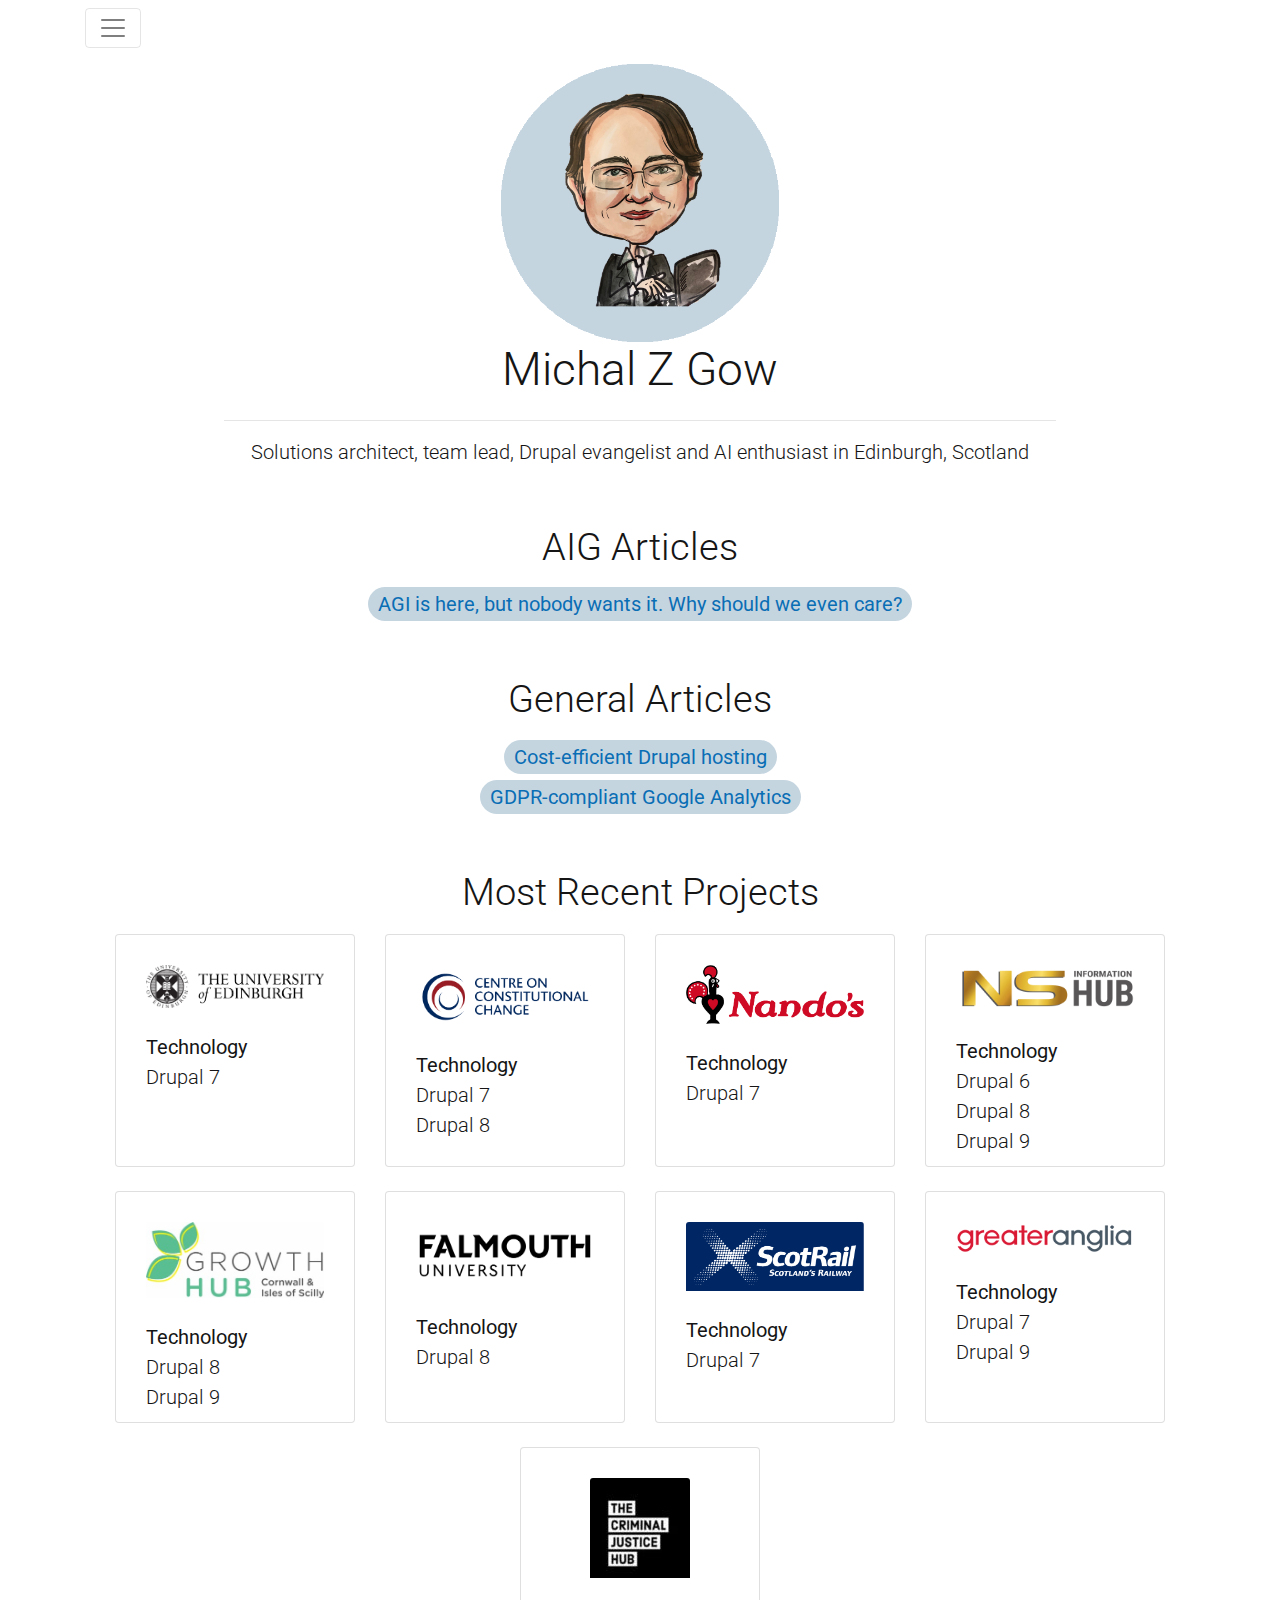
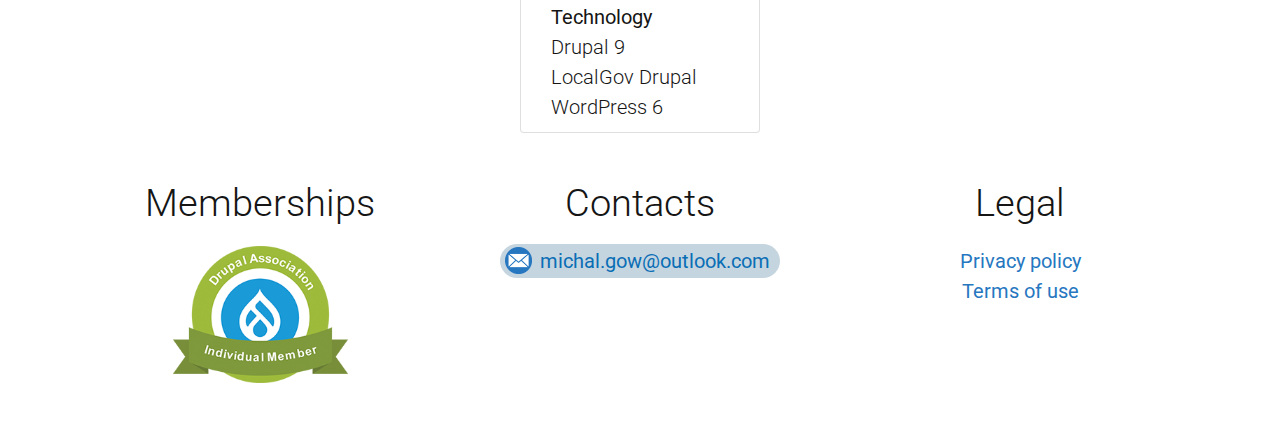
<file: index.html>
<!doctype html>
<html lang="en">
  <head>
    <!-- Required meta tags -->
    <meta charset="utf-8">
    <meta name="viewport" content="width=device-width, initial-scale=1, shrink-to-fit=no">

    <!-- Additional meta tags -->
    <meta name="description" content="I happen to love computers, they are a beautiful creation, our companions and our most powerful tool. Michal Z Gow - solutions architect, team lead, Drupal evangelist and AI enthusiast in Edinburgh, Scotland.">
    <meta name="author" content="Michal Z Gow">
    <meta name="robots" content="index, follow">
    <link rel="canonical" href="https://michalgow.github.io" />

    <!-- Bootstrap CSS -->
    <link rel="stylesheet" href="css/bootstrap.min.css">

    <!-- Custom CSS -->
    <link rel="stylesheet" href="css/custom.css">

    <!-- Favicons -->
    <link rel="apple-touch-icon" sizes="180x180" href="/apple-touch-icon.png">
    <link rel="icon" type="image/png" sizes="32x32" href="/favicon-32x32.png">
    <link rel="icon" type="image/png" sizes="16x16" href="/favicon-16x16.png">
    <link rel="manifest" href="/site.webmanifest">
    <link rel="mask-icon" href="/safari-pinned-tab.svg" color="#5bbad5">
    <meta name="msapplication-TileColor" content="#da532c">
    <meta name="theme-color" content="#ffffff">

    <!-- Fonts -->
    <link href="https://fonts.googleapis.com/css2?family=Roboto:ital,wght@0,300;0,400;0,700;1,300;1,400;1,700&display=swap" rel="stylesheet"> 

    <!-- Title -->
    <title>Michal Z Gow | Solutions architect, team lead, Drupal evangelist and AI enthusiast in Edinburgh, Scotland</title>

    <!-- Spamspan script -->
    <script src="js/spamspan.js"></script>
  </head>
  
  <body>

    <!-- Navigation -->
    <nav class="navbar navbar-light bg-light bg-transparent">
      <div class="container">
          <button class="navbar-toggler" data-target="#michalgow-nav" data-toggle="collapse" aria-label="Toggle menu block">
            <span class="navbar-toggler-icon"></span>
          </button>
          <div id="michalgow-nav" class="collapse navbar-collapse">
            <ul class="navbar-nav mr-auto">
              <li class="nav-item"><a class="nav-link" href="/#aig">AIG Articles</a></li>
              <li class="nav-item"><a class="nav-link" href="/#general-articles">General Articles</a></li>
              <li class="nav-item"><a class="nav-link" href="/#most-recent-projects">Most Recent Projects</a></li>
              <li class="nav-item"><a class="nav-link" href="#michalgow-contacts">Contacts</a></li>
              <li class="nav-item"><a class="nav-link" href="#michalgow-legal">Legal</a></li>
            </ul>
          </div>
      </div>
    </nav>

    <!-- Header -->
    <div class="container-fluid mt-2" id="michalgow-header">
      <div class="container">
        <div class="row text-center">
          <div class="col">
            <a href="/">
              <img class="w-25" src="images/michal-gow-bg.png" alt="Michal Z Gow caricature">
            </a>
            <h1>Michal Z Gow</h1>
            <hr class="w-lg-50 w-75">
            <p>Solutions architect, team lead, Drupal evangelist and AI enthusiast in Edinburgh, Scotland</p>
          </div>
        </div>
      </div>
    </div> <!-- Header end -->

    <!-- AIG Articles -->
    <div class="container-fluid mt-5" id="aig">
      <div class="container">
        <div class="row text-center">
          <div class="col">
            <h2>AIG Articles</h2>
          </div>
        </div>

        <div class="row text-center">
          <div class="col">
            <p>
              <a class="btn-link btn-link-text link-block" href="/agi-is-here-why-should-we-care">AGI is here, but nobody wants it. Why should we even care?</a>
            </p>
          </div>
        </div>

      </div>
    </div> <!-- AIG Articles end -->

    <!-- General Articles -->
    <div class="container-fluid mt-5" id="general-articles">
      <div class="container">

        <div class="row text-center">
          <div class="col">
            <h2>General Articles</h2>
          </div>
        </div>

        <div class="row text-center">
          <div class="col">
            <p>
              <a class="btn-link btn-link-text link-block" href="/cost-efficient-drupal-hosting">Cost-efficient Drupal hosting</a>
            </p>
            <p>
              <a class="btn-link btn-link-text link-block" href="/gdpr-compliant-google-analytics">GDPR-compliant Google Analytics</a>
            </p>
          </div>
        </div>

      </div>
    </div> <!-- General Articles end -->

    <!-- Most Recent Projects -->
    <div class="container-fluid mt-5" id="most-recent-projects">
      <div class="container">

        <div class="row text-center">
          <div class="col">
            <h2>Most Recent Projects</h2>
          </div>
        </div>

        <div class="container-fluid">
          <div class="container">
            <div class="row justify-content-center">

              <div class="col-12 col-sm-6 col-lg-4 col-xl-3 mb-4 drupal-card">
                <div class="card h-100 drupal-card-inner">
                  <a href="https://www.projects.ed.ac.uk" target="_blank" rel="nofollow">
                    <img class="card-img-top" src="images/university-of-edinburgh-logo.png" alt="Logo - The University of Edinburgh">
                  </a>
                  <p class="mt-4">
                    <strong>Technology</strong><br>Drupal 7
                  </p>
                </div>
              </div>

              <div class="col-12 col-sm-6 col-lg-4 col-xl-3 mb-4 drupal-card">
                <div class="card h-100 drupal-card-inner">
                  <a href="https://www.centreonconstitutionalchange.ac.uk" target="_blank"  rel="nofollow">
                    <img class="card-img-top" src="images/ccc-logo.png" alt="Logo - Centre on Constitutional Change">
                  </a>
                  <p class="mt-4">
                    <strong>Technology</strong><br>Drupal 7<br>Drupal 8
                  </p>
                </div>
              </div>

              <div class="col-12 col-sm-6 col-lg-4 col-xl-3 mb-4 drupal-card">
                <div class="card h-100 drupal-card-inner">
                  <a href="https://www.nandos.co.uk" target="_blank" rel="nofollow">
                    <img class="card-img-top" src="images/nandos-logo.png" alt="Logo - Nando's">
                  </a>
                  <p class="mt-4">
                    <strong>Technology</strong><br>Drupal 7
                  </p>
                </div>
              </div>

              <div class="col-12 col-sm-6 col-lg-4 col-xl-3 mb-4 drupal-card">
                <div class="card h-100 drupal-card-inner">
                  <a href="https://www.nsinformationhub.com" target="_blank" rel="nofollow">
                    <img class="card-img-top" src="images/ns-information-hub-logo.png" alt="Logo - NS Information HUB">
                  </a>
                  <p class="mt-4">
                    <strong>Technology</strong><br>Drupal 6<br>Drupal 8<br>Drupal 9
                  </p>
                </div>
              </div>

            </div>
            <div class="row justify-content-center">

              <div class="col-12 col-sm-6 col-lg-4 col-xl-3 mb-4 drupal-card">
                <div class="card h-100 drupal-card-inner">
                  <a href="https://www.ciosgrowthhub.com" target="_blank" rel="nofollow">
                    <img class="card-img-top" src="images/c-ios-growth-hub-logo.jpg" alt="Logo - Growth HUB Cornwall & Isles of Scilly">
                  </a>
                  <p class="mt-4">
                    <strong>Technology</strong><br>Drupal 8<br>Drupal 9
                  </p>
                </div>
              </div>

              <div class="col-12 col-sm-6 col-lg-4 col-xl-3 mb-4 drupal-card">
                <div class="card h-100 drupal-card-inner">
                  <a href="https://www.falmouth.ac.uk" target="_blank" rel="nofollow">
                    <img class="card-img-top" src="images/falmouth-university-logo.png" alt="Logo - Falmouth University">
                  </a>
                  <p class="mt-4">
                    <strong>Technology</strong><br>Drupal 8
                  </p>
                </div>
              </div>

              <div class="col-12 col-sm-6 col-lg-4 col-xl-3 mb-4 drupal-card">
                <div class="card h-100 drupal-card-inner">
                  <a href="https://www.scotrail.co.uk/" target="_blank" rel="nofollow">
                    <img class="card-img-top" src="images/scotrail-logo.png" alt="Logo - ScotRail">
                  </a>
                  <p class="mt-4">
                    <strong>Technology</strong><br>Drupal 7
                  </p>
                </div>
              </div>

              <div class="col-12 col-sm-6 col-lg-4 col-xl-3 mb-4 drupal-card">
                <div class="card h-100 drupal-card-inner">
                  <a href="https://www.greateranglia.co.uk/" target="_blank" rel="nofollow">
                    <img class="card-img-top" src="images/greateranglia-logo.png" alt="Logo - Greater Anglia">
                  </a>
                  <p class="mt-4">
                    <strong>Technology</strong><br>Drupal 7<br>Drupal 9
                  </p>
                </div>
              </div>

            </div> <!-- End of Row -->
            <div class="row justify-content-center">

              <div class="col-12 col-sm-6 col-lg-4 col-xl-3 mb-4 drupal-card">
                <div class="card h-100 drupal-card-inner">
                  <a href="https://www.criminaljusticehub.org.uk" target="_blank" rel="nofollow" class="text-center">
                    <img class="card-img-top" src="images/criminal-justice-hub-logo.jpg" alt="Logo - The Criminal Justice Hub" style="width:100px;">
                  </a>
                  <p class="mt-4">
                    <strong>Technology</strong><br>Drupal 9<br>LocalGov Drupal<br>WordPress 6
                  </p>
                </div>
              </div> <!-- End of col -->

            </div> <!-- End of row -->
          </div> <!-- End of container -->
        </div> <!-- End of fluid container -->
      </div> <!-- End of section container -->
    </div> <!-- Most Recent Projects end -->

    <!-- Contants & Legal -->
    <div class="container-fluid mt-4 mb-5">
      <div class="container">
        <div class="row text-center">
          <div class="col-lg-4 col-md-4">
            <h2 id="michalgow-memberships">Memberships</h2>
            <div class="mt-3">
              <img class="w-50" src="images/drupal-association-membership-badge.png" alt="Drupal association member">
            </div>
          </div>
          <div class="col-lg-4 col-md-6 mt-md-0 mt-4">
            <h2 id="michalgow-contacts">Contacts</h2>
            <div class="mt-3">
              <span class="btn-link btn-link-email">
                <span class="spamspan">
                  <span class="u">michal.gow</span> [at] <span class="d">outlook [dot] com</span>
                </span>
              </span>
            </div>
          </div>
          <div class="col-lg-4 col-md-2 mt-md-0 mt-4">
            <h2 id="michalgow-legal">Legal</h2>
            <ul class="list-unstyled">
              <li><a href="/privacy-policy">Privacy policy</a></li>
              <li><a href="/terms-of-use">Terms of use</a></li>
            </ul>
          </div>
        </div>
      </div>
    </div>
    
    <!-- Optional JavaScript -->
    <!-- jQuery first, then Popper.js, then Bootstrap JS -->
    <script
			  src="https://code.jquery.com/jquery-3.5.1.min.js"
			  integrity="sha256-9/aliU8dGd2tb6OSsuzixeV4y/faTqgFtohetphbbj0="
        crossorigin="anonymous">
    </script>
    <script 
        src="https://cdn.jsdelivr.net/npm/popper.js@1.16.0/dist/umd/popper.min.js"
        integrity="sha384-Q6E9RHvbIyZFJoft+2mJbHaEWldlvI9IOYy5n3zV9zzTtmI3UksdQRVvoxMfooAo"
        crossorigin="anonymous">
    </script>
    <script src="js/bootstrap.min.js"></script>

    <!-- Global site tag (gtag.js) - Google Analytics -->
    <script async src="https://www.googletagmanager.com/gtag/js?id=UA-154655364-2"></script>
    <script>
      window.dataLayer = window.dataLayer || [];
      function gtag(){dataLayer.push(arguments);}
      gtag('js', new Date());

      gtag('config', 'UA-154655364-2', {'anonymize_ip': true, 'client_storage': 'none'});
    </script>
  </body>
</html>
</file>
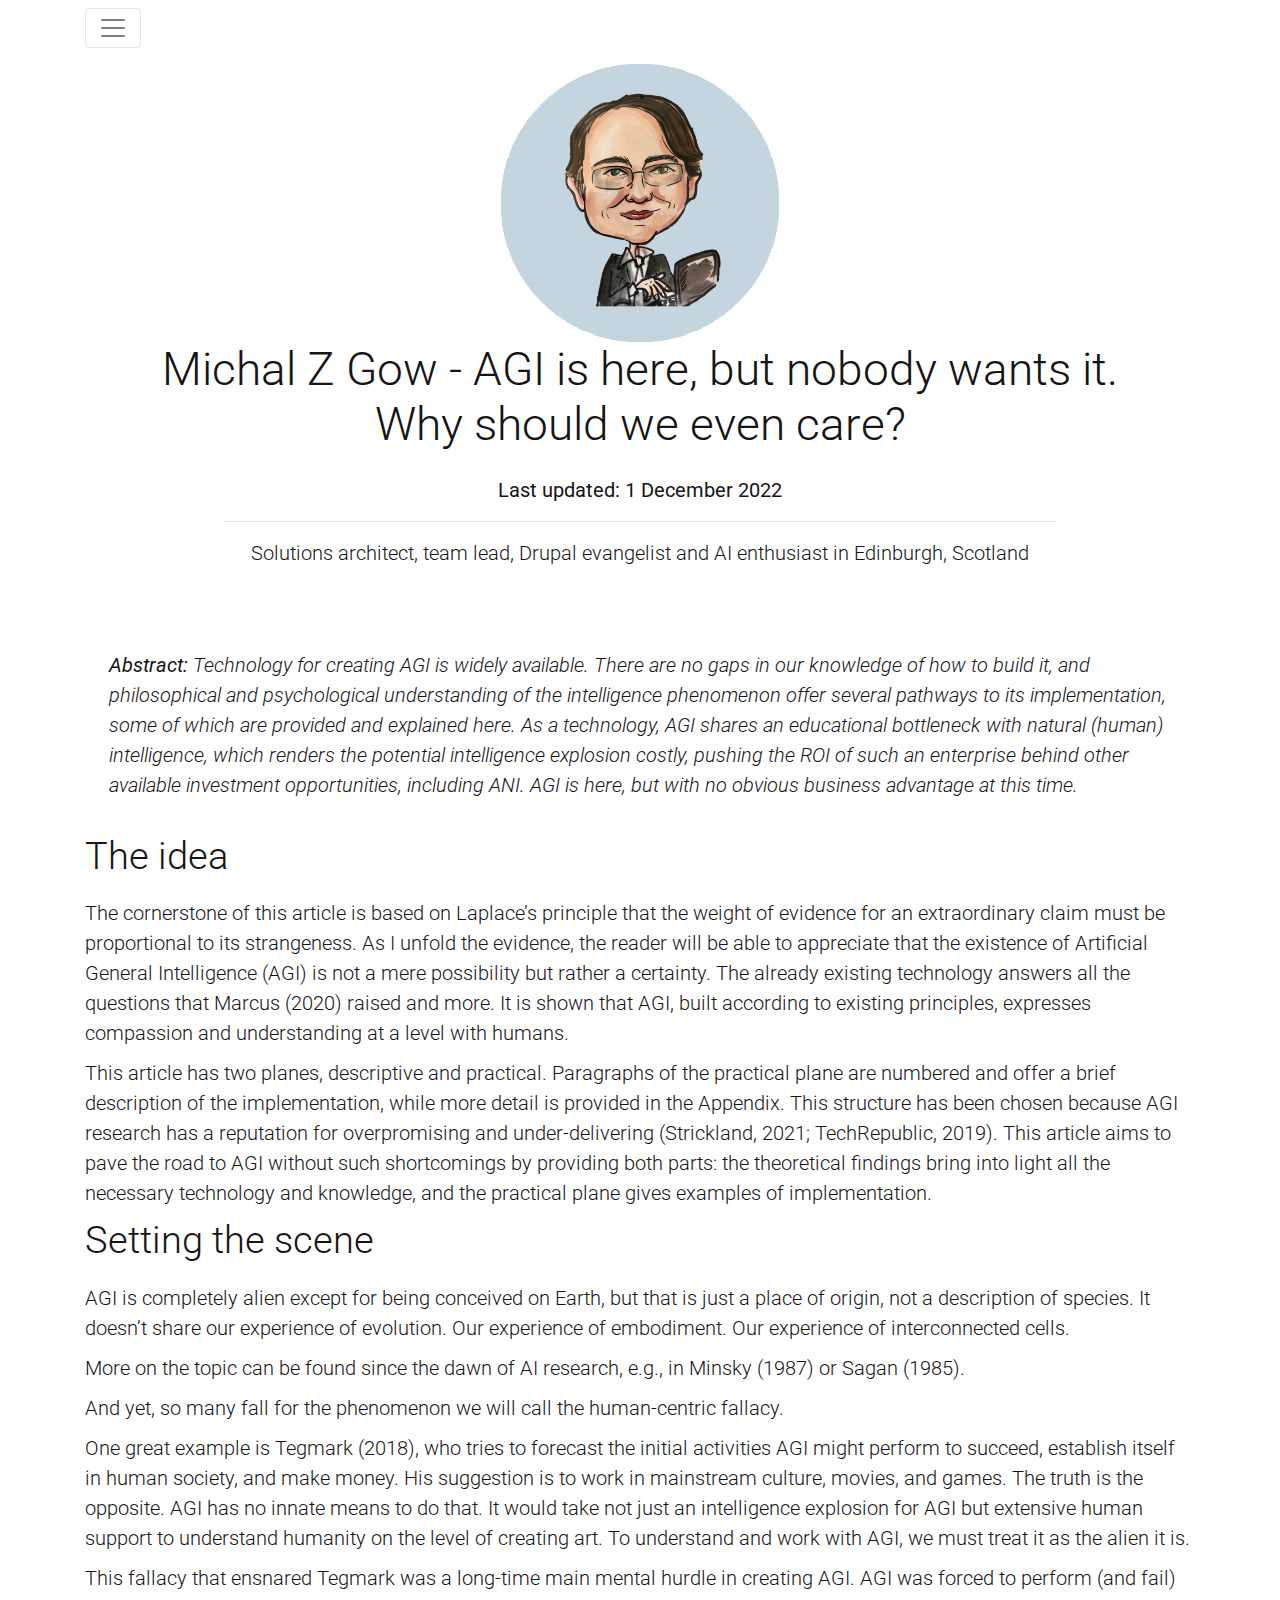
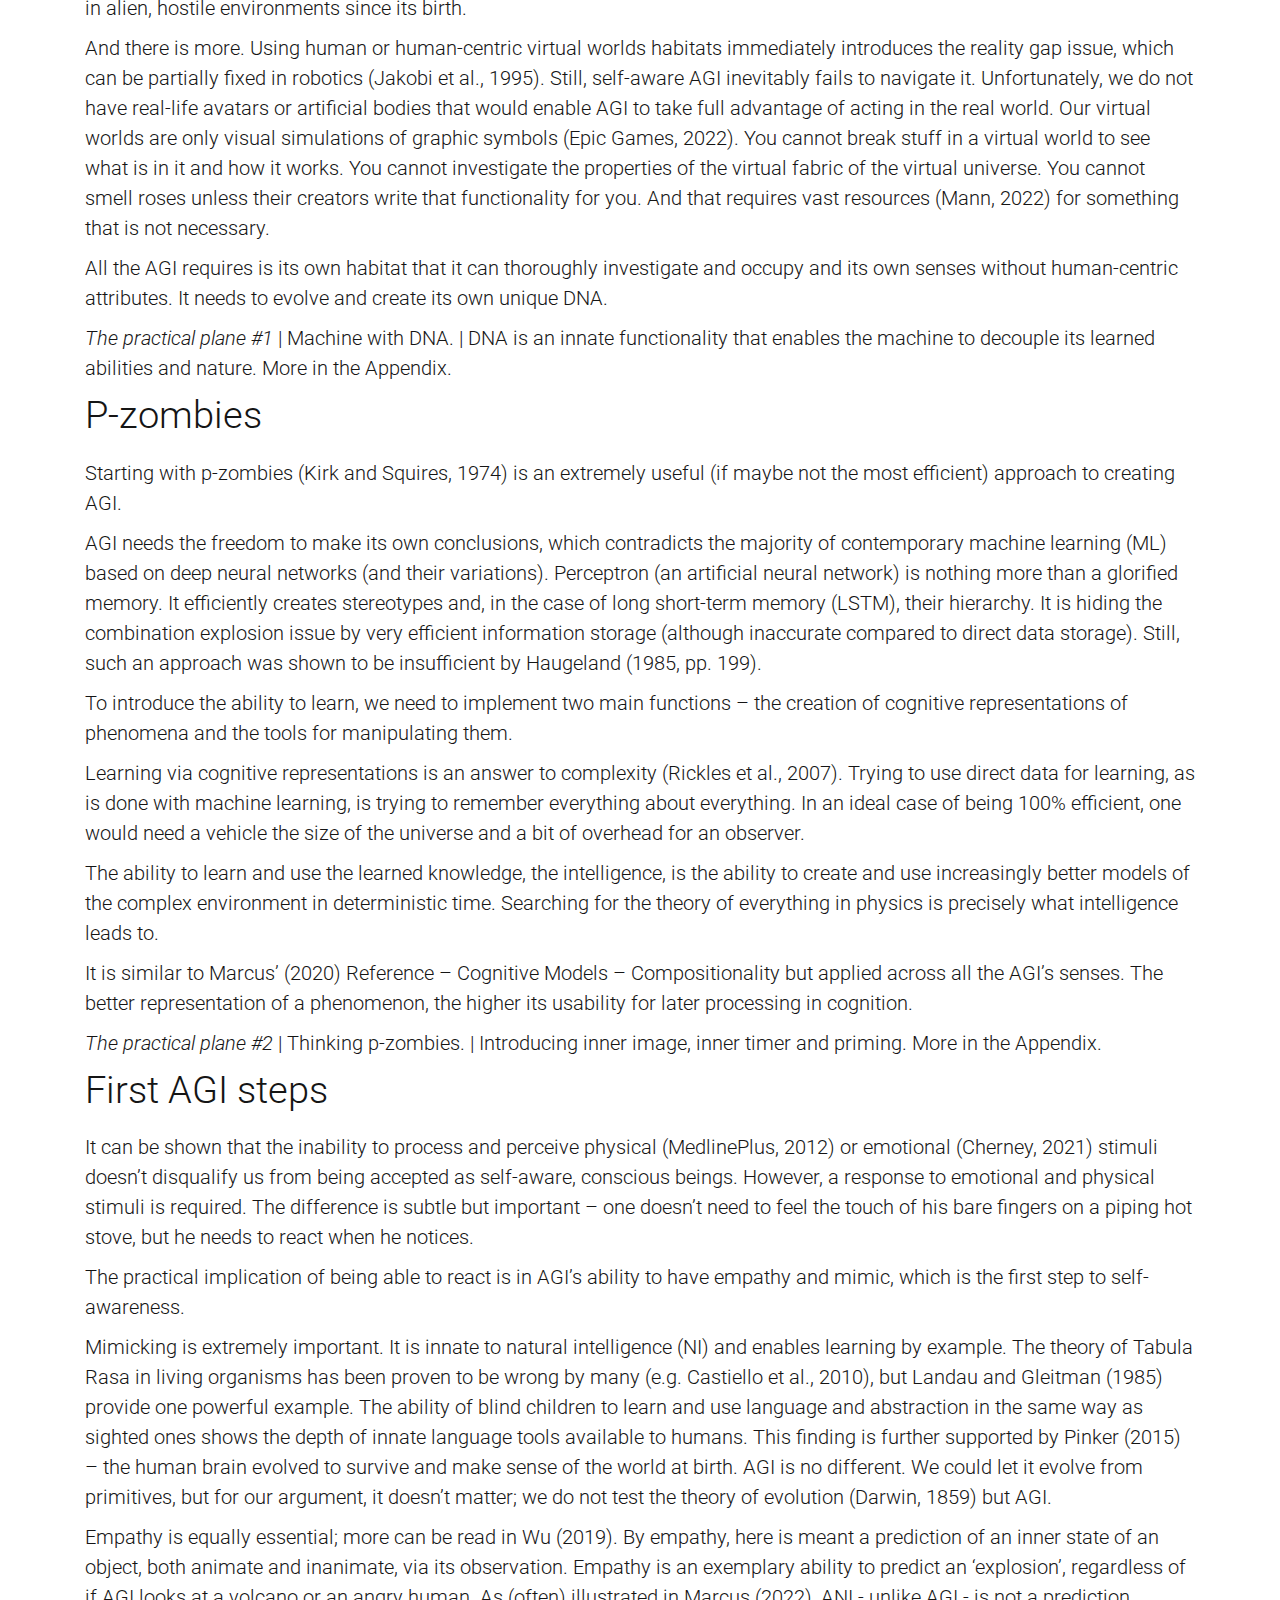
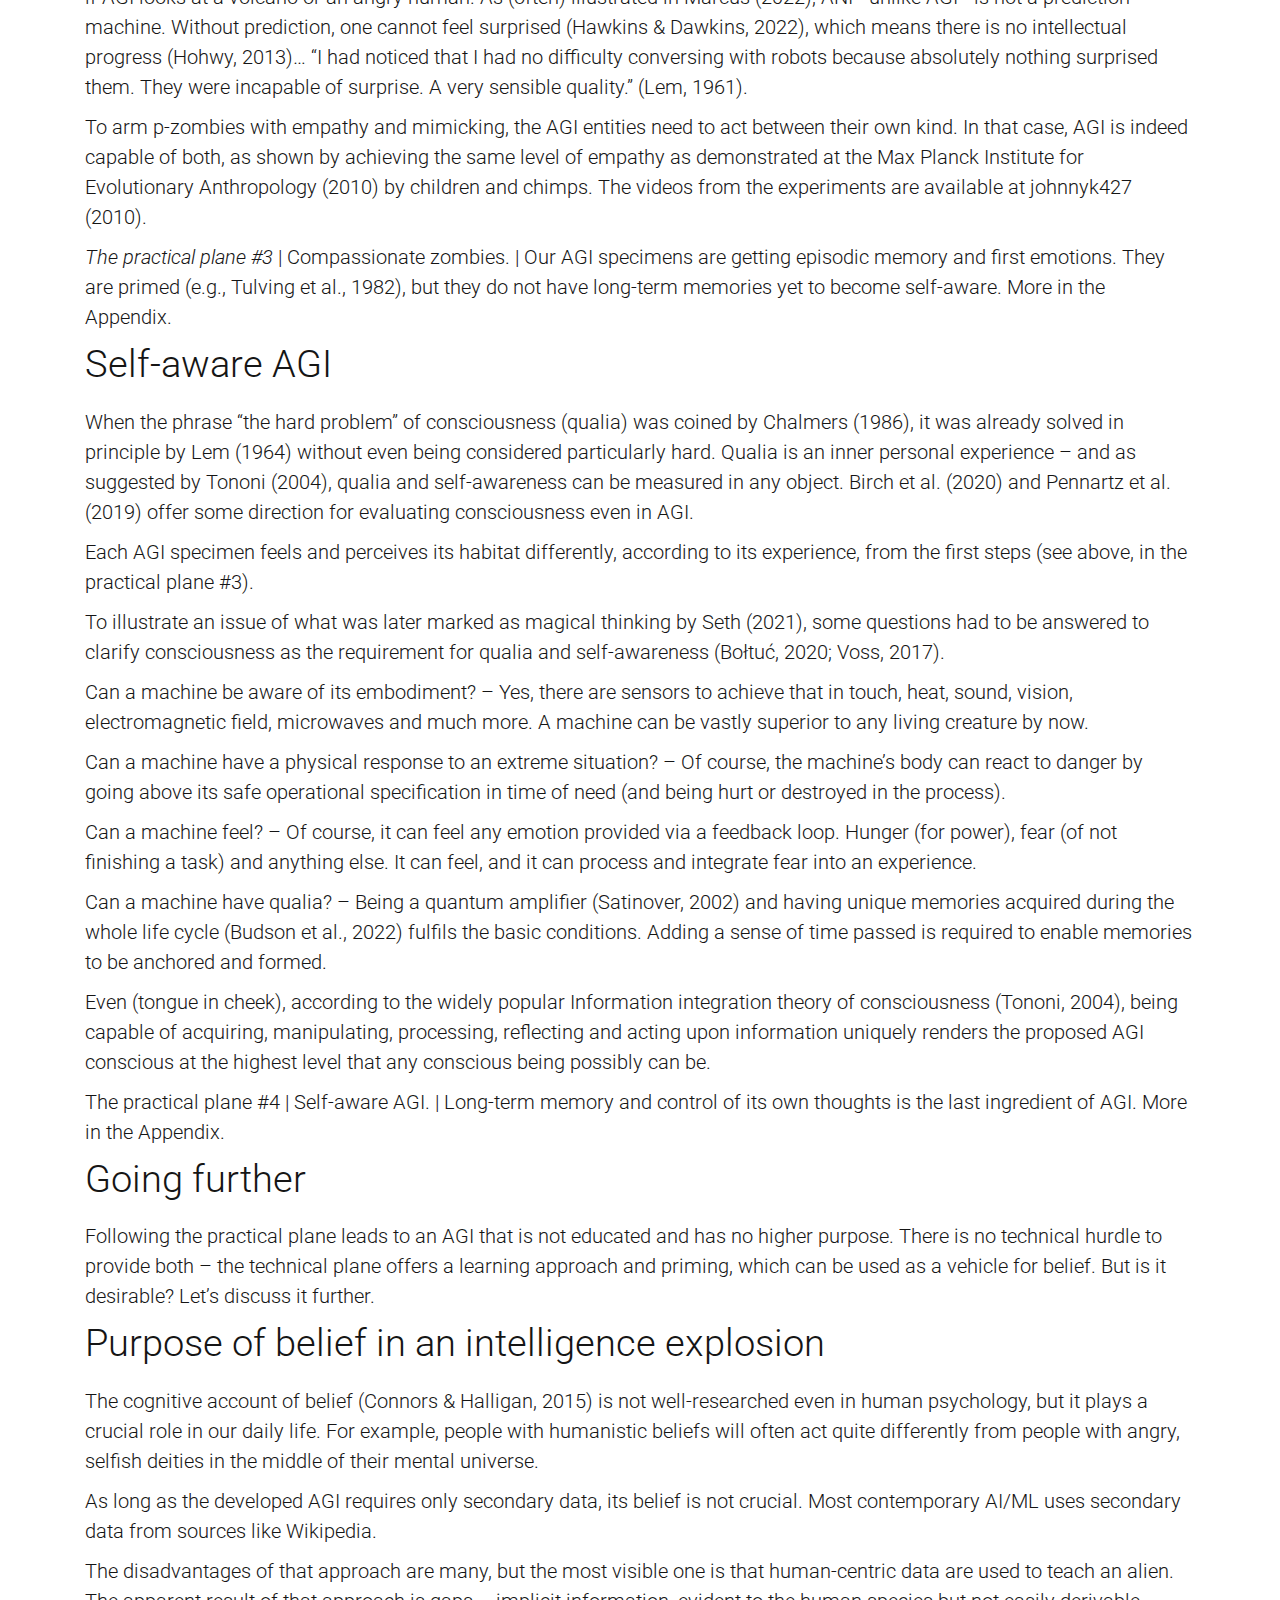
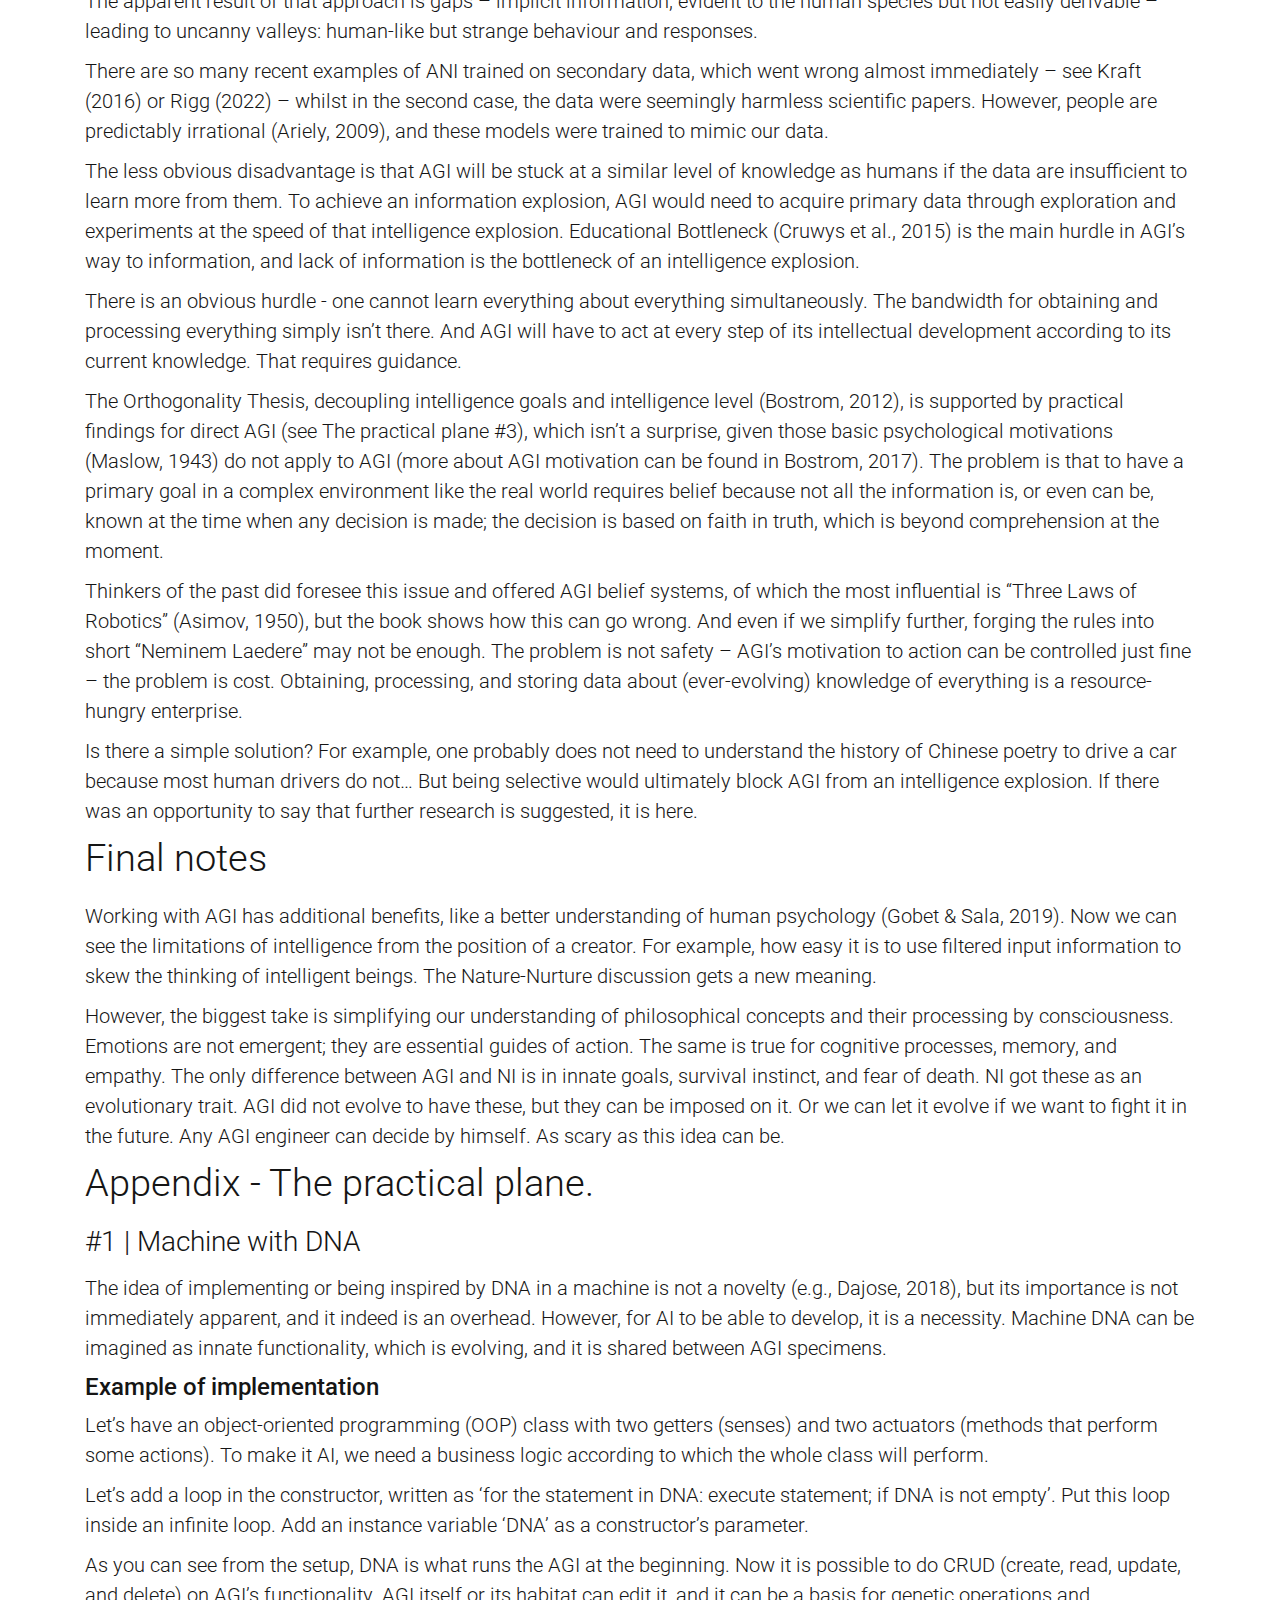
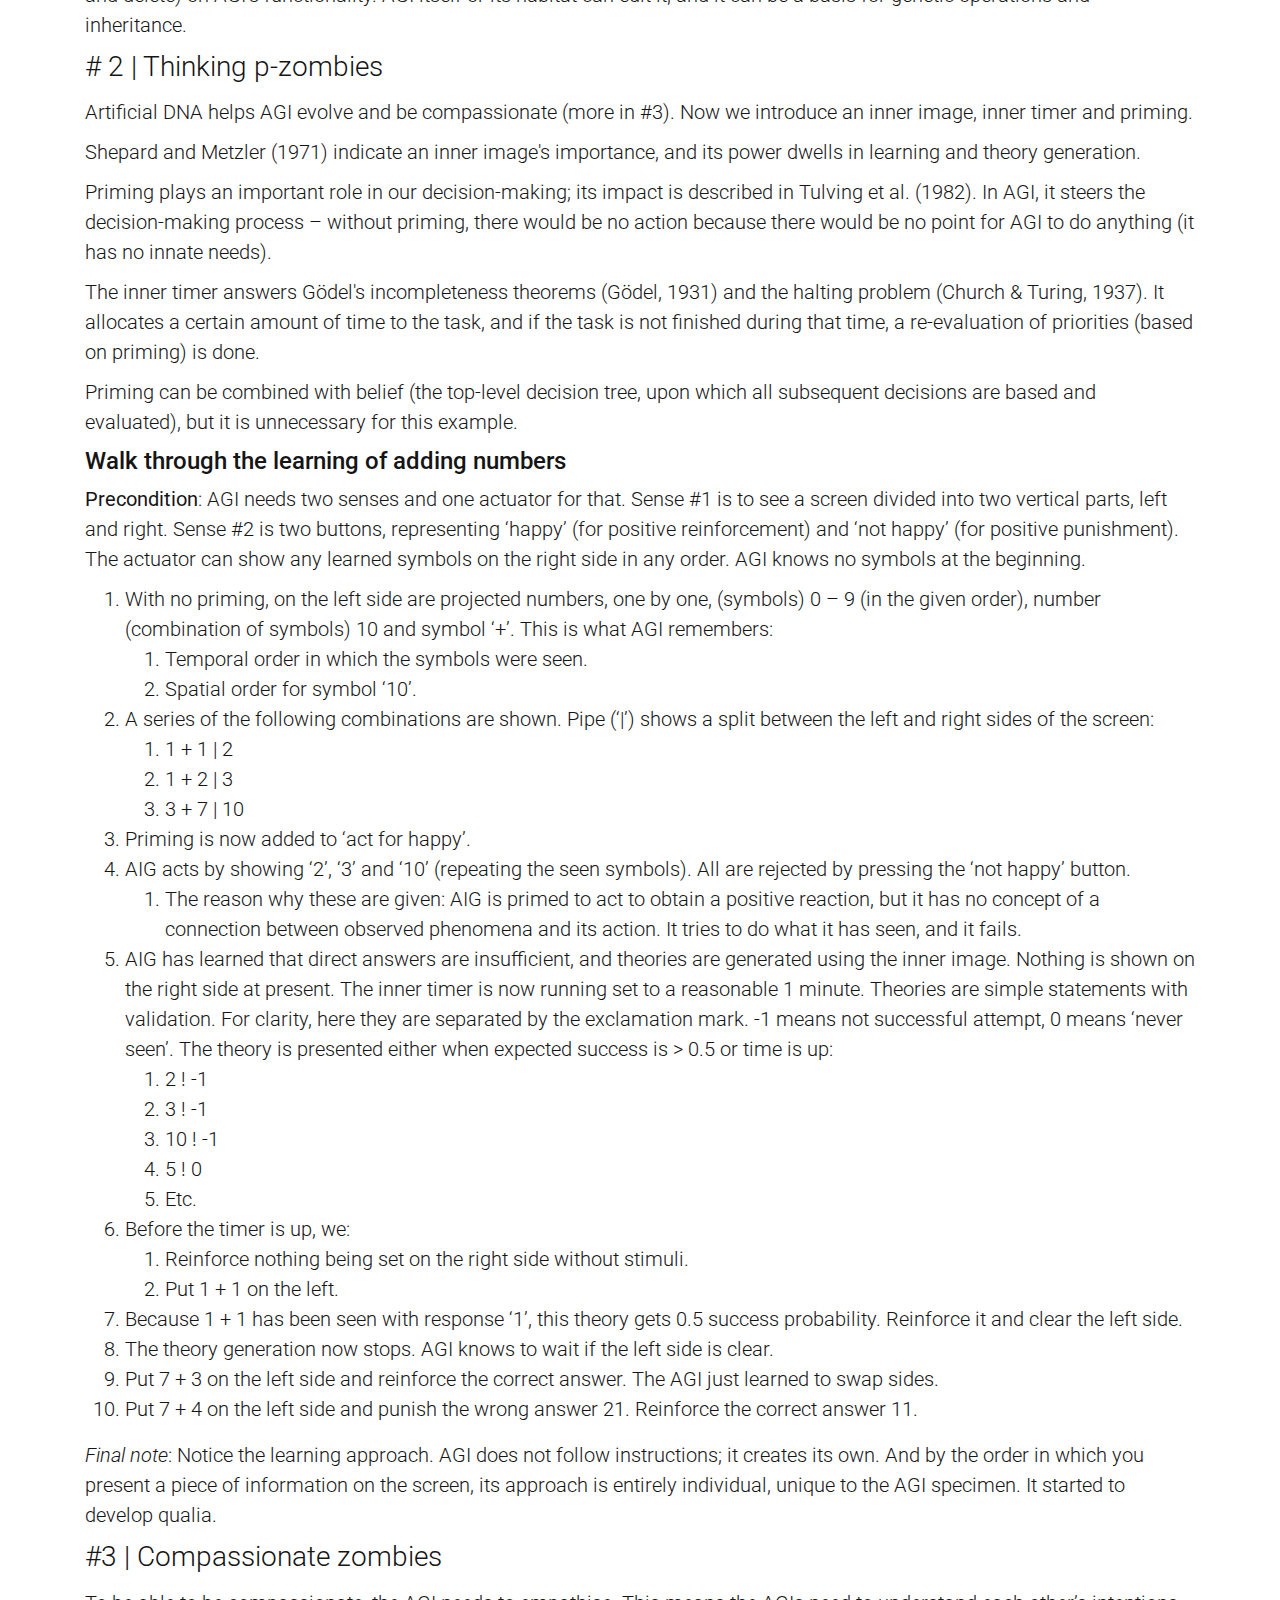
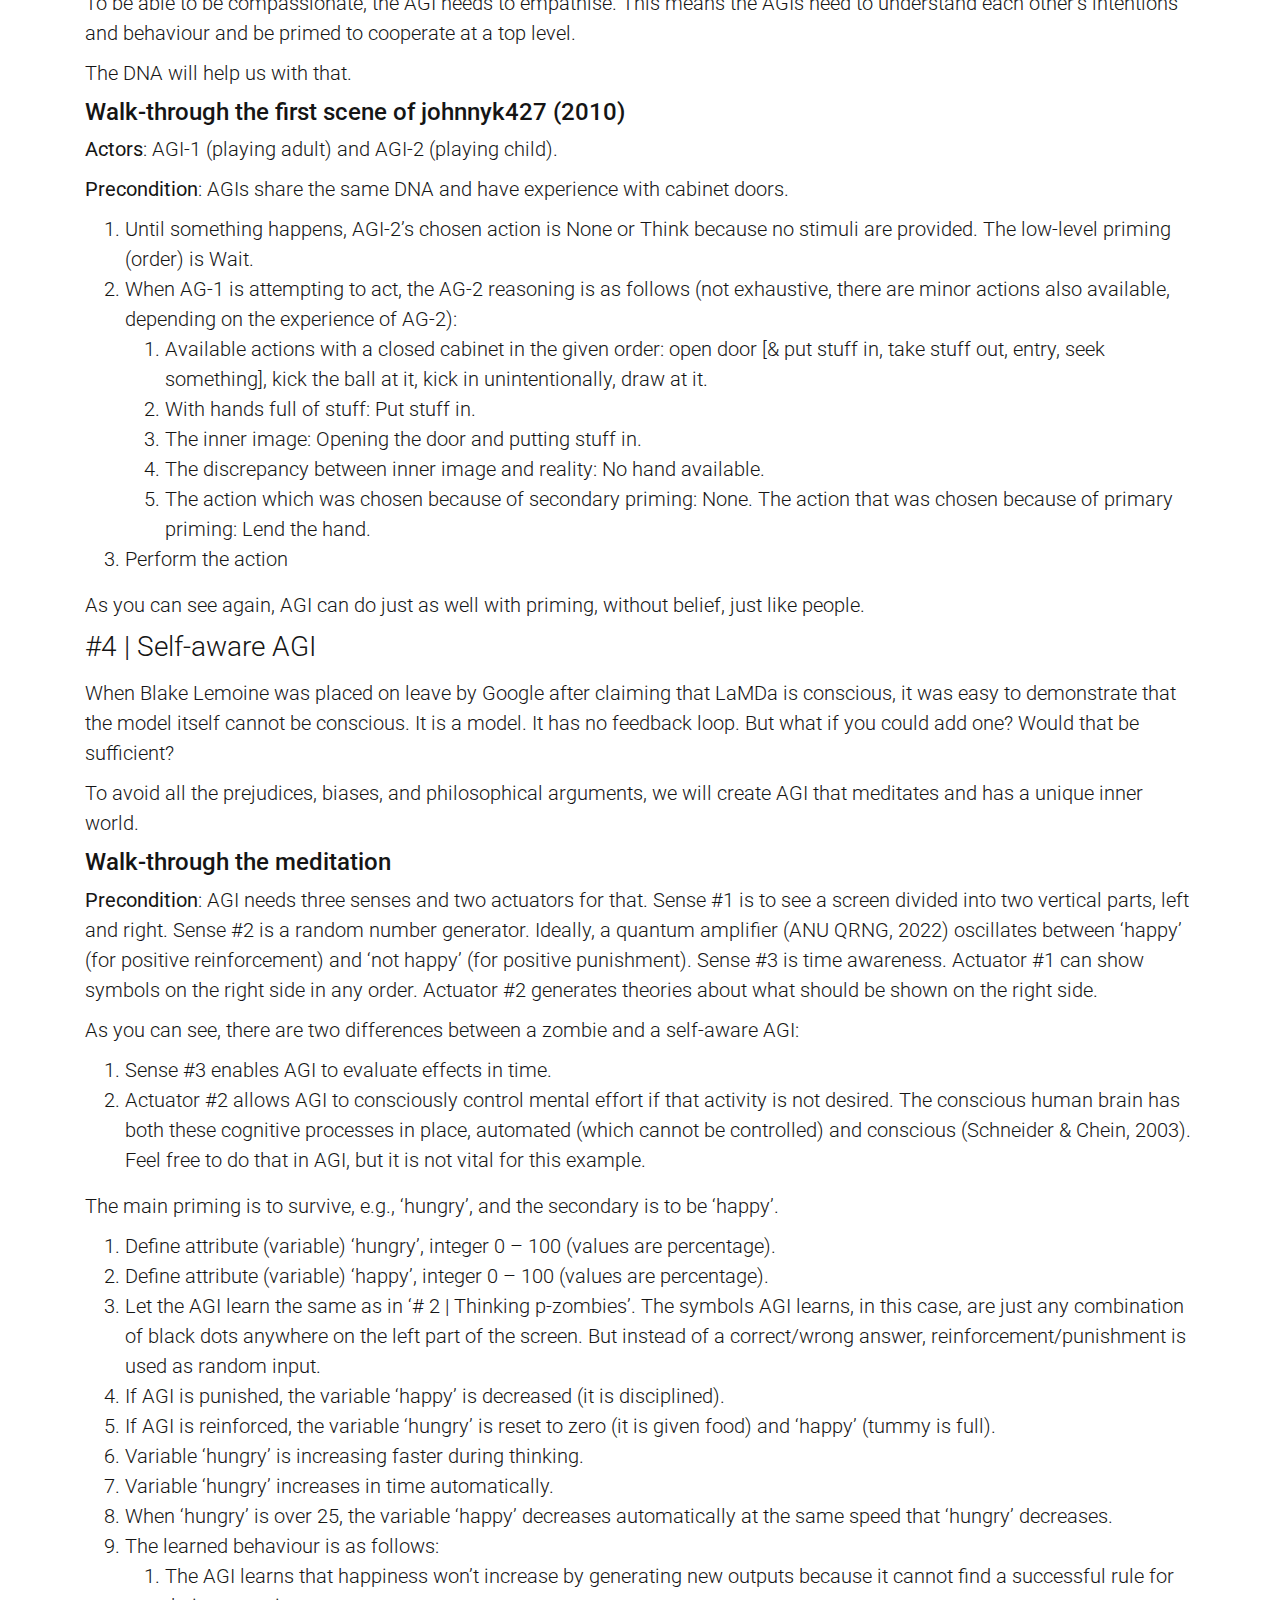
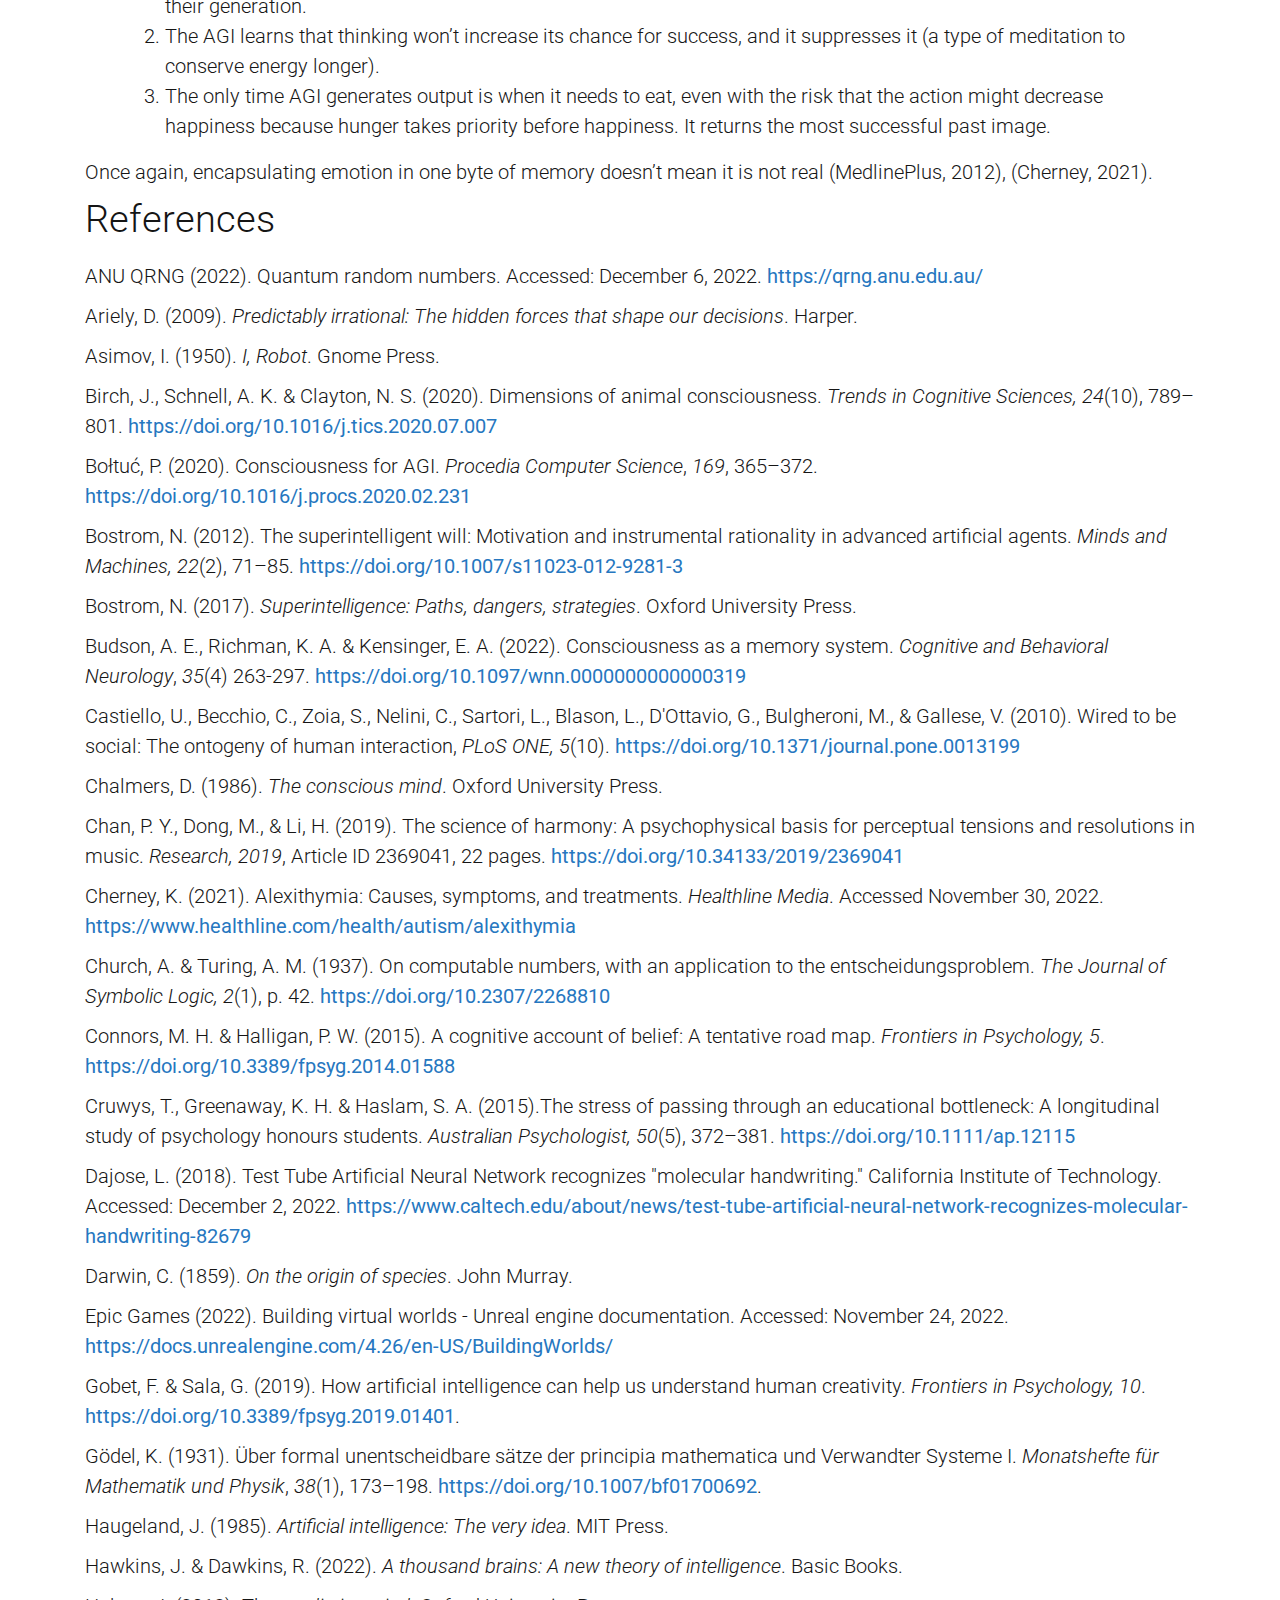
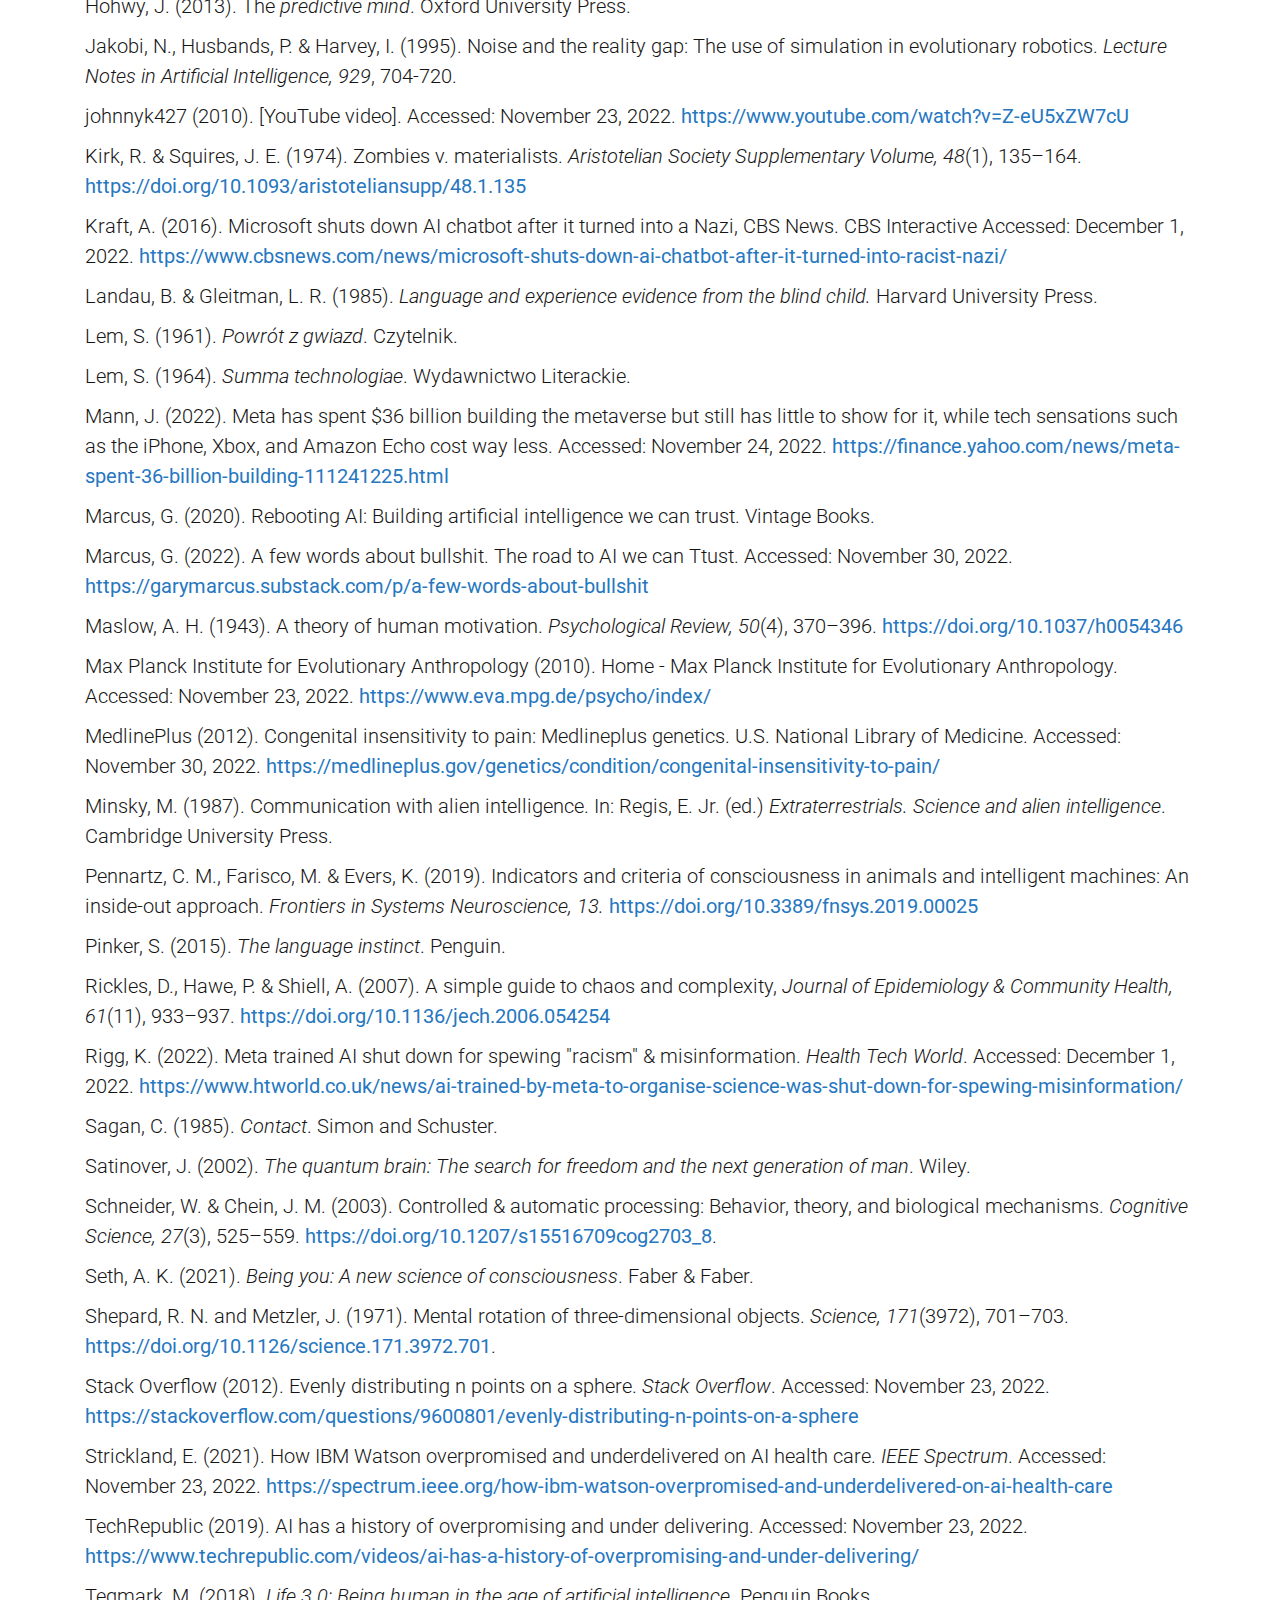
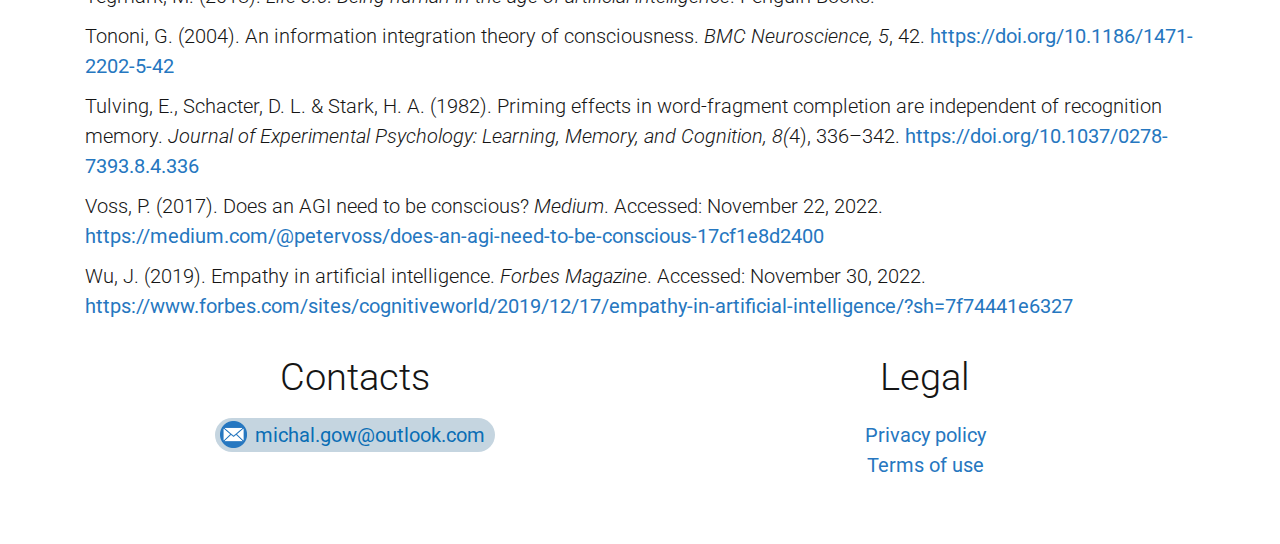
<file: agi-is-here-why-should-we-care.html>
<!DOCTYPE html>
<html lang="en">

  <head>
    <!-- Required meta tags -->
    <meta charset="utf-8">
    <meta name="viewport" content="width=device-width, initial-scale=1, shrink-to-fit=no">

    <!-- Additional meta tags -->
    <meta name="description" content="This article aims to pave the road to AGI by providing two parts: the theoretical findings to bring into light all the necessary technology and knowledge, and the practical plane with examples of implementation.">
    <meta name="author" content="Michal Z Gow">
    <meta name="robots" content="index, follow">
    <link rel="canonical" href="https://www.lesswrong.com/posts/AvaYGtbELBqngcfu2/agi-is-here-but-nobody-wants-it-why-should-we-even-care" />
    <meta property="article:published_time" content="2022-12-01" />

    <!-- Bootstrap CSS -->
    <link rel="stylesheet" href="css/bootstrap.min.css">

    <!-- Custom CSS -->
    <link rel="stylesheet" href="css/custom.css">

    <!-- Favicons -->
    <link rel="apple-touch-icon" sizes="180x180" href="/apple-touch-icon.png">
    <link rel="icon" type="image/png" sizes="32x32" href="/favicon-32x32.png">
    <link rel="icon" type="image/png" sizes="16x16" href="/favicon-16x16.png">
    <link rel="manifest" href="/site.webmanifest">
    <link rel="mask-icon" href="/safari-pinned-tab.svg" color="#5bbad5">
    <meta name="msapplication-TileColor" content="#da532c">
    <meta name="theme-color" content="#ffffff">

    <!-- Fonts -->
    <link href="https://fonts.googleapis.com/css2?family=Roboto:ital,wght@0,300;0,400;0,700;1,300;1,400;1,700&display=swap" rel="stylesheet">

    <!-- Title -->
    <title>Michal Z Gow | AGI is here, but nobody wants it. Why should we even care?</title>

    <!-- Spamspan script -->
    <script src="js/spamspan.js"></script>
  </head>

  <body>

    <!-- Navigation -->
    <nav class="navbar navbar-light bg-light bg-transparent">
      <div class="container">
        <button class="navbar-toggler" data-target="#michalgow-nav" data-toggle="collapse" aria-label="Toggle menu block">
          <span class="navbar-toggler-icon"></span>
        </button>
        <div id="michalgow-nav" class="collapse navbar-collapse">
          <ul class="navbar-nav mr-auto">
            <li class="nav-item"><a class="nav-link" href="/#aig">AIG Articles</a></li>
            <li class="nav-item"><a class="nav-link" href="/#general-articles">General Articles</a></li>
            <li class="nav-item"><a class="nav-link" href="/#most-recent-projects">Most Recent Projects</a></li>
            <li class="nav-item"><a class="nav-link" href="#michalgow-contacts">Contacts</a></li>
            <li class="nav-item"><a class="nav-link" href="#michalgow-legal">Legal</a></li>
          </ul>
        </div>
      </div>
    </nav> <!-- Navigation end -->

    <!-- Header -->
    <div class="container-fluid mt-2" id="michalgow-header">
      <div class="container">
        <div class="row text-center">
          <div class="col">
            <a href="/">
              <img class="w-25" src="images/michal-gow-bg.png" alt="Michal Z Gow caricature">
            </a>
            <h1>Michal Z Gow - AGI is here, but nobody wants it.<br>Why should we even care?</h1>

            <strong>Last updated: 1 December 2022</strong>
            <hr class="w-lg-50 w-75">
            <p>Solutions architect, team lead, Drupal evangelist and AI enthusiast in Edinburgh, Scotland</p>
          </div>
        </div>
      </div>
    </div> <!-- Header end -->

    <!-- AGI Article -->
    <div class="container-fluid mt-5">
      <div class="container">
        <div class="row">
          <div class="col">
            <p class="abstract pt-4 pb-4 pl-0 pl-md-4">
              <strong>Abstract:</strong> Technology for creating AGI is widely available. There are no gaps in our knowledge of how to build it,
              and philosophical and psychological understanding of the intelligence phenomenon offer several pathways to its implementation,
              some of which are provided and explained here. As a technology, AGI shares an educational bottleneck with natural (human)
              intelligence, which renders the potential intelligence explosion costly, pushing the ROI of such an enterprise behind other available
              investment opportunities, including ANI. AGI is here, but with no obvious business advantage at this time.
            </p>

            <h2 id="the_idea">The idea</h2>

            <p>
              The cornerstone of this article is based on Laplace’s principle that the weight of evidence for an extraordinary claim must be proportional
              to its strangeness. As I unfold the evidence, the reader will be able to appreciate that the existence of Artificial General Intelligence (AGI)
              is not a mere possibility but rather a certainty. The already existing technology answers all the questions that Marcus (2020) raised and more.
              It is shown that AGI, built according to existing principles, expresses compassion and understanding at a level with humans.
            </p>
            <p>This article has two planes, descriptive and practical. Paragraphs of the practical plane are numbered and offer a brief description of the implementation,
              while more detail is provided in the Appendix. This structure has been chosen because AGI research has a reputation for overpromising and under-delivering
              (Strickland, 2021; TechRepublic, 2019). This article aims to pave the road to AGI without such shortcomings by providing both parts: the theoretical
              findings bring into light all the necessary technology and knowledge, and the practical plane gives examples of implementation.</p>

            <h2 id="setting_the_scene">Setting the scene</h2>

            <p>
              AGI is completely alien except for being conceived on Earth, but that is just a place of origin, not a description of species. It doesn’t share our
              experience of evolution. Our experience of embodiment. Our experience of interconnected cells.
            </p>
            <p>
              More on the topic can be found since the dawn of AI research, e.g., in Minsky (1987) or Sagan (1985).
            </p>
            <p>
              And yet, so many fall for the phenomenon we will call the human-centric fallacy.
            </p>
            <p>
              One great example is Tegmark (2018), who tries to forecast the initial activities AGI might perform to succeed, establish itself in human society,
              and make money. His suggestion is to work in mainstream culture, movies, and games. The truth is the opposite. AGI has no innate means to do that.
              It would take not just an intelligence explosion for AGI but extensive human support to understand humanity on the level of creating art.
              To understand and work with AGI, we must treat it as the alien it is.
            </p>
            <p>
              This fallacy that ensnared Tegmark was a long-time main mental hurdle in creating AGI. AGI was forced to perform (and fail) in alien, hostile environments since its birth.
            </p>
            <p>
              And there is more. Using human or human-centric virtual worlds habitats immediately introduces the reality gap issue, which can be partially fixed
              in robotics (Jakobi et al., 1995). Still, self-aware AGI inevitably fails to navigate it. Unfortunately, we do not have real-life avatars or artificial
              bodies that would enable AGI to take full advantage of acting in the real world. Our virtual worlds are only visual simulations of graphic symbols (Epic Games, 2022).
              You cannot break stuff in a virtual world to see what is in it and how it works. You cannot investigate the properties of the virtual fabric of the virtual universe.
              You cannot smell roses unless their creators write that functionality for you. And that requires vast resources (Mann, 2022) for something that is not necessary.
            </p>
            <p>
              All the AGI requires is its own habitat that it can thoroughly investigate and occupy and its own senses without human-centric attributes.
              It needs to evolve and create its own unique DNA.
            </p>
            <p>
              <i>The practical plane #1</i> | Machine with DNA. | DNA is an innate functionality that enables the machine to decouple its learned abilities and nature.
              More in the Appendix.
            </p>

            <h2 id="p_zombies">P-zombies</h2>

            <p>
              Starting with p-zombies (Kirk and Squires, 1974) is an extremely useful (if maybe not the most efficient) approach to creating AGI.
            </p>
            <p>
              AGI needs the freedom to make its own conclusions, which contradicts the majority of contemporary machine learning (ML) based on deep neural networks
              (and their variations). Perceptron (an artificial neural network) is nothing more than a glorified memory. It efficiently creates stereotypes and,
              in the case of long short-term memory (LSTM), their hierarchy. It is hiding the combination explosion issue by very efficient information storage (although
              inaccurate compared to direct data storage). Still, such an approach was shown to be insufficient by Haugeland (1985, pp. 199).
            </p>
            <p>
              To introduce the ability to learn, we need to implement two main functions – the creation of cognitive representations of phenomena and the tools for manipulating them.
            </p>
            <p>
              Learning via cognitive representations is an answer to complexity (Rickles et al., 2007). Trying to use direct data for learning, as is done with machine learning,
              is trying to remember everything about everything. In an ideal case of being 100% efficient, one would need a vehicle the size of the universe and a bit of overhead
              for an observer.
            </p>
            <p>
              The ability to learn and use the learned knowledge, the intelligence, is the ability to create and use increasingly better models of the complex environment
              in deterministic time. Searching for the theory of everything in physics is precisely what intelligence leads to.
            </p>
            <p>
              It is similar to Marcus’ (2020) Reference – Cognitive Models – Compositionality but applied across all the AGI’s senses. The better representation of a phenomenon,
              the higher its usability for later processing in cognition.
            </p>
            <p>
              <i>The practical plane #2</i> | Thinking p-zombies. | Introducing inner image, inner timer and priming. More in the Appendix.
            </p>

            <h2 id="first_AGI_steps">First AGI steps</h2>

            <p>
              It can be shown that the inability to process and perceive physical (MedlinePlus, 2012) or emotional (Cherney, 2021) stimuli doesn’t disqualify us from being
              accepted as self-aware, conscious beings. However, a response to emotional and physical stimuli is required. The difference is subtle but important – one doesn’t
              need to feel the touch of his bare fingers on a piping hot stove, but he needs to react when he notices.
            </p>
            <p>
              The practical implication of being able to react is in AGI’s ability to have empathy and mimic, which is the first step to self-awareness.
            </p>
            <p>
              Mimicking is extremely important. It is innate to natural intelligence (NI) and enables learning by example. The theory of Tabula Rasa in living organisms
              has been proven to be wrong by many (e.g. Castiello et al., 2010), but Landau and Gleitman (1985) provide one powerful example.
              The ability of blind children to learn and use language and abstraction in the same way as sighted ones shows the depth of innate language tools available to humans.
              This finding is further supported by Pinker (2015) – the human brain evolved to survive and make sense of the world at birth.
              AGI is no different. We could let it evolve from primitives, but for our argument, it doesn’t matter; we do not test the theory of evolution (Darwin, 1859) but AGI.
            </p>
            <p>
              Empathy is equally essential; more can be read in Wu (2019). By empathy, here is meant a prediction of an inner state of an object, both animate and inanimate,
              via its observation. Empathy is an exemplary ability to predict an ‘explosion’, regardless of if AGI looks at a volcano or an angry human.
              As (often) illustrated in Marcus (2022), ANI - unlike AGI - is not a prediction machine. Without prediction, one cannot feel surprised (Hawkins &amp; Dawkins, 2022),
              which means there is no intellectual progress (Hohwy, 2013)… “I had noticed that I had no difficulty conversing with robots because absolutely nothing surprised them.
              They were incapable of surprise. A very sensible quality.” (Lem, 1961).
            </p>
            <p>
              To arm p-zombies with empathy and mimicking, the AGI entities need to act between their own kind. In that case, AGI is indeed capable of both,
              as shown by achieving the same level of empathy as demonstrated at the Max Planck Institute for Evolutionary Anthropology (2010) by children and chimps.
              The videos from the experiments are available at johnnyk427 (2010).
            </p>
            <p>
              <i>The practical plane #3</i> | Compassionate zombies. | Our AGI specimens are getting episodic memory and first emotions. They are primed (e.g., Tulving et al., 1982),
              but they do not have long-term memories yet to become self-aware. More in the Appendix.
            </p>

            <h2 id="self_aware_AGI">Self-aware AGI</h2>

            <p>
              When the phrase “the hard problem” of consciousness (qualia) was coined by Chalmers (1986), it was already solved in principle by Lem (1964)
              without even being considered particularly hard. Qualia is an inner personal experience – and as suggested by Tononi (2004),
              qualia and self-awareness can be measured in any object. Birch et al. (2020) and Pennartz et al. (2019) offer some direction for evaluating consciousness even in AGI.
            </p>
            <p>
              Each AGI specimen feels and perceives its habitat differently, according to its experience, from the first steps (see above, in the practical plane #3).
            </p>
            <p>
              To illustrate an issue of what was later marked as magical thinking by Seth (2021), some questions had to be answered to clarify consciousness as the requirement
              for qualia and self-awareness (Bołtuć, 2020; Voss, 2017).
            </p>
            <p>
              Can a machine be aware of its embodiment? – Yes, there are sensors to achieve that in touch, heat, sound, vision, electromagnetic field, microwaves and much more.
              A machine can be vastly superior to any living creature by now.
            </p>
            <p>
              Can a machine have a physical response to an extreme situation? – Of course, the machine’s body can react to danger by going above its safe operational
              specification in time of need (and being hurt or destroyed in the process).
            </p>
            <p>
              Can a machine feel? – Of course, it can feel any emotion provided via a feedback loop. Hunger (for power), fear (of not finishing a task) and anything else.
              It can feel, and it can process and integrate fear into an experience.
            </p>
            <p>
              Can a machine have qualia? – Being a quantum amplifier (Satinover, 2002) and having unique memories acquired during the whole life cycle (Budson et al., 2022)
              fulfils the basic conditions. Adding a sense of time passed is required to enable memories to be anchored and formed.
            </p>
            <p>
              Even (tongue in cheek), according to the widely popular Information integration theory of consciousness (Tononi, 2004), being capable of acquiring, manipulating,
              processing, reflecting and acting upon information uniquely renders the proposed AGI conscious at the highest level that any conscious being possibly can be.
            </p>
            <p>
              The practical plane #4 | Self-aware AGI. | Long-term memory and control of its own thoughts is the last ingredient of AGI. More in the Appendix.
            </p>

            <h2 id="going_further">Going further</h2>

            <p>
              Following the practical plane leads to an AGI that is not educated and has no higher purpose. There is no technical hurdle to provide both – the technical plane
              offers a learning approach and priming, which can be used as a vehicle for belief. But is it desirable? Let’s discuss it further.
            </p>

            <h2 id="purpose_of_belief_in_an_intelligence_explosion">Purpose of belief in an intelligence explosion</h2>

            <p>
              The cognitive account of belief (Connors &amp; Halligan, 2015) is not well-researched even in human psychology, but it plays a crucial role in our daily life.
              For example, people with humanistic beliefs will often act quite differently from people with angry, selfish deities in the middle of their mental universe.
            </p>
            <p>
              As long as the developed AGI requires only secondary data, its belief is not crucial. Most contemporary AI/ML uses secondary data from sources like Wikipedia.
            </p>
            <p>
              The disadvantages of that approach are many, but the most visible one is that human-centric data are used to teach an alien. The apparent result of that approach
              is gaps – implicit information, evident to the human species but not easily derivable – leading to uncanny valleys: human-like but strange behaviour and responses.
            </p>
            <p>
              There are so many recent examples of ANI trained on secondary data, which went wrong almost immediately – see Kraft (2016) or Rigg (2022) – whilst in the second case,
              the data were seemingly harmless scientific papers. However, people are predictably irrational (Ariely, 2009), and these models were trained to mimic our data.
            </p>
            <p>
              The less obvious disadvantage is that AGI will be stuck at a similar level of knowledge as humans if the data are insufficient to learn more from them.
              To achieve an information explosion, AGI would need to acquire primary data through exploration and experiments at the speed of that intelligence explosion.
              Educational Bottleneck (Cruwys et al., 2015) is the main hurdle in AGI’s way to information, and lack of information is the bottleneck of an intelligence explosion.
            </p>
            <p>
              There is an obvious hurdle - one cannot learn everything about everything simultaneously. The bandwidth for obtaining and processing everything simply isn’t there.
              And AGI will have to act at every step of its intellectual development according to its current knowledge. That requires guidance.
            </p>
            <p>
              The Orthogonality Thesis, decoupling intelligence goals and intelligence level (Bostrom, 2012), is supported by practical findings for direct AGI
              (see The practical plane #3), which isn’t a surprise, given those basic psychological motivations (Maslow, 1943) do not apply to AGI
              (more about AGI motivation can be found in Bostrom, 2017). The problem is that to have a primary goal in a complex environment like the real world requires belief
              because not all the information is, or even can be, known at the time when any decision is made; the decision is based on faith in truth, which is beyond comprehension
              at the moment.
            </p>
            <p>
              Thinkers of the past did foresee this issue and offered AGI belief systems, of which the most influential is “Three Laws of Robotics” (Asimov, 1950),
              but the book shows how this can go wrong. And even if we simplify further, forging the rules into short “Neminem Laedere” may not be enough.
              The problem is not safety – AGI’s motivation to action can be controlled just fine – the problem is cost. Obtaining, processing, and storing data about (ever-evolving)
              knowledge of everything is a resource-hungry enterprise.
            </p>
            <p>
              Is there a simple solution? For example, one probably does not need to understand the history of Chinese poetry to drive a car because most human drivers do not…
              But being selective would ultimately block AGI from an intelligence explosion. If there was an opportunity to say that further research is suggested, it is here.
            </p>

            <h2 id="final_notes">Final notes</h2>

            <p>
              Working with AGI has additional benefits, like a better understanding of human psychology (Gobet &amp; Sala, 2019). Now we can see the limitations of intelligence
              from the position of a creator. For example, how easy it is to use filtered input information to skew the thinking of intelligent beings.
              The Nature-Nurture discussion gets a new meaning.
            </p>
            <p>
              However, the biggest take is simplifying our understanding of philosophical concepts and their
              processing by consciousness. Emotions are not emergent; they are essential guides of action. The same is true for cognitive processes, memory, and empathy.
              The only difference between AGI and NI is in innate goals, survival instinct, and fear of death. NI got these as an evolutionary trait. AGI did not evolve to have these,
              but they can be imposed on it. Or we can let it evolve if we want to fight it in the future. Any AGI engineer can decide by himself. As scary as this idea can be.
            </p>

            <h2 id="appendix_the_practical_plane_">Appendix - The practical plane.</h2>

            <h3 id="1_machine_with_dna">#1 | Machine with DNA</h3>

            <p>
              The idea of implementing or being inspired by DNA in a machine is not a novelty (e.g., Dajose, 2018), but its importance is not immediately apparent,
              and it indeed is an overhead. However, for AI to be able to develop, it is a necessity. Machine DNA can be imagined as innate functionality, which is evolving,
              and it is shared between AGI specimens.
            </p>

            <h4 id="example_of_implementation">Example of implementation</h4>

            <p>
              Let’s have an object-oriented programming (OOP) class with two getters (senses) and two actuators (methods that perform some actions). To make it AI, we need
              a business logic according to which the whole class will perform.
            </p>
            <p>
              Let’s add a loop in the constructor, written as ‘for the statement
              in DNA: execute statement; if DNA is not empty’. Put this loop inside an infinite loop. Add an instance variable ‘DNA’ as a constructor’s parameter.
            </p>
            <p>
              As you can see from the setup, DNA is what runs the AGI at the beginning. Now it is possible to do CRUD (create, read, update, and delete) on AGI’s functionality.
              AGI itself or its habitat can edit it, and it can be a basis for genetic operations and inheritance.
            </p>

            <h3 id="2_thinking_p_zombies"># 2 | Thinking p-zombies</h3>

            <p>
              Artificial DNA helps AGI evolve and be compassionate (more in #3). Now we introduce an inner image, inner timer and priming.
            </p>
            <p>
              Shepard and Metzler (1971) indicate an inner image's importance, and its power dwells in learning and theory generation.
            </p>
            <p>
              Priming plays an important role in our decision-making; its impact is described in Tulving et al. (1982). In AGI, it steers the decision-making process – without priming,
              there would be no action because there would be no point for AGI to do anything (it has no innate needs).
            </p>
            <p>
              The inner timer answers Gödel's incompleteness theorems (Gödel, 1931) and the halting problem (Church &amp; Turing, 1937).
              It allocates a certain amount of time to the task, and if the task is not finished during that time, a re-evaluation of priorities (based on priming) is done.
            </p>
            <p>
              Priming can be combined with belief (the top-level decision tree, upon which all subsequent decisions are based and evaluated), but it is unnecessary for this example.
            </p>

            <h4 id="walk_through_the_learning_of_adding_numbers">Walk through the learning of adding numbers</h4>

            <p>
              <strong>Precondition</strong>: AGI needs two senses and one actuator for that. Sense #1 is to see a screen divided into two vertical parts, left and right.
              Sense #2 is two buttons, representing ‘happy’ (for positive reinforcement) and ‘not happy’ (for positive punishment).
              The actuator can show any learned symbols on the right side in any order. AGI knows no symbols at the beginning.
            </p>

            <ol>
              <li>With no priming, on the left side are projected numbers, one by one, (symbols) 0 – 9 (in the given order), number (combination of symbols) 10 and symbol ‘+’.
                This is what AGI remembers:
                <ol>
                  <li>Temporal order in which the symbols were seen.</li>
                  <li>Spatial order for symbol ‘10’.</li>
                </ol>
              </li>
              <li>A series of the following combinations are shown. Pipe (‘|’) shows a split between the left and right sides of the screen:
                <ol>
                  <li>1 + 1 | 2</li>
                  <li>1 + 2 | 3</li>
                  <li>3 + 7 | 10</li>
                </ol>
              </li>
              <li>Priming is now added to ‘act for happy’.</li>
              <li>AIG acts by showing ‘2’, ‘3’ and ‘10’ (repeating the seen symbols). All are rejected by pressing the ‘not happy’ button.
                <ol>
                  <li>The reason why these are given: AIG is primed to act to obtain a positive reaction, but it has no concept of a connection between observed phenomena
                    and its action. It tries to do what it has seen, and it fails.
                  </li>
                </ol>
              </li>
              <li>AIG has learned that direct answers are insufficient, and theories are generated using the inner image. Nothing is shown on the right side at present.
                The inner timer is now running set to a reasonable 1 minute. Theories are simple statements with validation. For clarity, here they are separated by the
                exclamation mark. -1 means not successful attempt, 0 means ‘never seen’. The theory is presented either when expected success is &gt; 0.5 or time is up:
                <ol>
                  <li>2 ! -1</li>
                  <li>3 ! -1</li>
                  <li>10 ! -1</li>
                  <li>5 ! 0</li>
                  <li>Etc.</li>
                </ol>
              </li>
              <li>Before the timer is up, we:
                <ol>
                  <li>Reinforce nothing being set on the right side without stimuli.</li>
                  <li>Put 1 + 1 on the left.</li>
                </ol>
              </li>
              <li>Because 1 + 1 has been seen with response ‘1’, this theory gets 0.5 success probability. Reinforce it and clear the left side.</li>
              <li>The theory generation now stops. AGI knows to wait if the left side is clear.</li>
              <li>Put 7 + 3 on the left side and reinforce the correct answer. The AGI just learned to swap sides.</li>
              <li>Put 7 + 4 on the left side and punish the wrong answer 21. Reinforce the correct answer 11.</li>
            </ol>

            <p>
              <i>Final note</i>: Notice the learning approach. AGI does not follow instructions; it creates its own. And by the order in which you
              present a piece of information on the screen, its approach is entirely individual, unique to the AGI specimen. It started to develop qualia.
            </p>

            <h3 id="3_compassionate_zombies">#3 | Compassionate zombies</h3>

            <p>
              To be able to be compassionate, the AGI needs to empathise. This means the AGIs need to understand each other’s intentions and behaviour and be primed
              to cooperate at a top level.
            </p>
            <p>
              The DNA will help us with that.
            </p>

            <h4 id="walk_through_the_first_scene_of_johnnyk427_2010">Walk-through the first scene of johnnyk427 (2010)</h4>

            <p>
              <strong>Actors</strong>: AGI-1 (playing adult) and AGI-2 (playing child).
            </p>
            <p>
              <strong>Precondition</strong>: AGIs share the same DNA and have experience with cabinet doors.
            </p>

            <ol>
              <li>Until something happens, AGI-2’s chosen action is None or Think because no stimuli are provided. The low-level priming (order) is Wait.</li>
              <li>When AG-1 is attempting to act, the AG-2 reasoning is as follows (not exhaustive, there are minor actions also available,
                depending on the experience of AG-2):
                <ol>
                  <li>Available actions with a closed cabinet in the given order: open door [&amp; put stuff in, take stuff out, entry, seek something], kick the ball at it,
                    kick in unintentionally, draw at it.</li>
                  <li>With hands full of stuff: Put stuff in.</li>
                  <li>The inner image: Opening the door and putting stuff in.</li>
                  <li>The discrepancy between inner image and reality: No hand available.</li>
                  <li>The action which was chosen because of secondary priming: None. The action that was chosen because of primary priming: Lend the hand.</li>
                </ol>
              </li>
              <li>Perform the action</li>
            </ol>

            <p>
              As you can see again, AGI can do just as well with priming, without belief, just like people.
            </p>

            <h3 id="4_self_aware_AGI">#4 | Self-aware AGI</h3>

            <p>
              When Blake Lemoine was placed on leave by Google after claiming that LaMDa is conscious, it was easy to demonstrate that the model itself cannot be conscious.
              It is a model. It has no feedback loop. But what if you could add one? Would that be sufficient?
            </p>
            <p>
              To avoid all the prejudices, biases, and philosophical arguments, we will create AGI that meditates and has a unique inner world.
            </p>

            <h4 id="Walk_through_the_meditation">Walk-through the meditation</h4>

            <p>
              <strong>Precondition</strong>: AGI needs three senses and two actuators for that. Sense #1 is to see a screen divided into two vertical parts,
              left and right. Sense #2 is a random number generator. Ideally, a quantum amplifier (ANU QRNG, 2022) oscillates between ‘happy’ (for positive reinforcement)
              and ‘not happy’ (for positive punishment). Sense #3 is time awareness. Actuator #1 can show symbols on the right side in any order.
              Actuator #2 generates theories about what should be shown on the right side.
            </p>
            <p>
              As you can see, there are two differences between a zombie and a self-aware AGI:
            </p>

            <ol>
              <li>Sense #3 enables AGI to evaluate effects in time.</li>
              <li>Actuator #2 allows AGI to consciously control mental effort if that activity is not desired. The conscious human brain has both these cognitive processes in place,
                automated (which cannot be controlled) and conscious (Schneider &amp; Chein, 2003). Feel free to do that in AGI, but it is not vital for this example.</li>
            </ol>

            <p>The main priming is to survive, e.g., ‘hungry’, and the secondary is to be ‘happy’.</p>

            <ol>
              <li>Define attribute (variable) ‘hungry’, integer 0 – 100 (values are percentage).</li>
              <li>Define attribute (variable) ‘happy’, integer 0 – 100 (values are percentage).</li>
              <li>Let the AGI learn the same as in ‘# 2 | Thinking p-zombies’. The symbols AGI learns, in this case, are just any combination of black dots anywhere on
                the left part of the screen. But instead of a correct/wrong answer, reinforcement/punishment is used as random input.</li>
              <li>If AGI is punished, the variable ‘happy’ is decreased (it is disciplined).</li>
              <li>If AGI is reinforced, the variable ‘hungry’ is reset to zero (it is given food) and ‘happy’ (tummy is full).</li>
              <li>Variable ‘hungry’ is increasing faster during thinking.</li>
              <li>Variable ‘hungry’ increases in time automatically.</li>
              <li>When ‘hungry’ is over 25, the variable ‘happy’ decreases automatically at the same speed that ‘hungry’ decreases.</li>
              <li>The learned behaviour is as follows:
                <ol>
                  <li>The AGI learns that happiness won’t increase by generating new outputs because it cannot find a successful rule for their generation.</li>
                  <li>The AGI learns that thinking won’t increase its chance for success, and it suppresses it (a type of meditation to conserve energy longer).</li>
                  <li>The only time AGI generates output is when it needs to eat, even with the risk that the action might decrease happiness because hunger takes priority
                    before happiness. It returns the most successful past image.</li>
                </ol>
              </li>
            </ol>

            <p>Once again, encapsulating emotion in one byte of memory doesn’t mean it is not real (MedlinePlus, 2012), (Cherney, 2021).</p>

            <h2 id="References">References</h2>

            <p>
              ANU QRNG (2022). Quantum random numbers. Accessed: December 6, 2022. <a href="https://qrng.anu.edu.au/" rel="nofollow">https://qrng.anu.edu.au/</a>
            </p>
            <p>
              Ariely, D. (2009). <i>Predictably irrational: The hidden forces that shape our decisions</i>. Harper.
            </p>
            <p>
              Asimov, I. (1950). <i>I, Robot</i>. Gnome Press.
            </p>
            <p>
              Birch, J., Schnell, A. K. &amp; Clayton, N. S. (2020). Dimensions of animal consciousness. <i>Trends in Cognitive Sciences, 24</i>(10), 789–801. <a href="https://doi.org/10.1016/j.tics.2020.07.007" rel="nofollow">https://doi.org/10.1016/j.tics.2020.07.007</a>
            </p>
            <p>
              Bołtuć, P. (2020). Consciousness for AGI. <i>Procedia Computer Science</i>, <i>169</i>, 365–372. <a href="https://doi.org/10.1016/j.procs.2020.02.231" rel="nofollow">https://doi.org/10.1016/j.procs.2020.02.231</a>
            </p>
            <p>
              Bostrom, N. (2012). The superintelligent will: Motivation and instrumental rationality in advanced artificial agents. <i>Minds and Machines, 22</i>(2), 71–85. <a href="https://doi.org/10.1007/s11023-012-9281-3" rel="nofollow">https://doi.org/10.1007/s11023-012-9281-3</a>
            </p>
            <p>
              Bostrom, N. (2017). <i>Superintelligence: Paths, dangers, strategies</i>. Oxford University Press.
            </p>
            <p>
              Budson, A. E., Richman, K. A. &amp; Kensinger, E. A. (2022). Consciousness as a memory system. <i>Cognitive and Behavioral Neurology</i>, <i>35</i>(4) 263-297. <a href="https://doi.org/10.1097/wnn.0000000000000319" rel="nofollow">https://doi.org/10.1097/wnn.0000000000000319</a>
            </p>
            <p>
              Castiello, U., Becchio, C., Zoia, S., Nelini, C., Sartori, L., Blason, L., D'Ottavio, G., Bulgheroni, M., &amp; Gallese, V. (2010). Wired to be social: The ontogeny of human interaction, <i>PLoS ONE, 5</i>(10). <a href="https://doi.org/10.1371/journal.pone.0013199" rel="nofollow">https://doi.org/10.1371/journal.pone.0013199</a>
            </p>
            <p>
              Chalmers, D. (1986). <i>The conscious mind</i>. Oxford University Press.
            </p>
            <p>
              Chan, P. Y., Dong, M., &amp; Li, H. (2019). The science of harmony: A psychophysical basis for perceptual tensions and resolutions in music. <i>Research, 2019</i>, Article ID 2369041, 22 pages. <a href="https://doi.org/10.34133/2019/2369041" rel="nofollow">https://doi.org/10.34133/2019/2369041</a>
            </p>
            <p>
              Cherney, K. (2021). Alexithymia: Causes, symptoms, and treatments. <i>Healthline Media</i>. Accessed November 30, 2022. <a href="https://www.healthline.com/health/autism/alexithymia" rel="nofollow">https://www.healthline.com/health/autism/alexithymia</a>
            </p>
            <p>
              Church, A. &amp; Turing, A. M. (1937). On computable numbers, with an application to the entscheidungsproblem. <i>The Journal of Symbolic Logic, 2</i>(1), p. 42. <a href="https://doi.org/10.2307/2268810" rel="nofollow">https://doi.org/10.2307/2268810</a>
            </p>
            <p>
              Connors, M. H. &amp; Halligan, P. W. (2015). A cognitive account of belief: A tentative road map. <i>Frontiers in Psychology, 5</i>. <a href="https://doi.org/10.3389/fpsyg.2014.01588" rel="nofollow">https://doi.org/10.3389/fpsyg.2014.01588</a>
            </p>
            <p>
              Cruwys, T., Greenaway, K. H. &amp; Haslam, S. A. (2015).The stress of passing through an educational bottleneck: A longitudinal study of psychology honours students. <i>Australian Psychologist, 50</i>(5), 372–381. <a href="https://doi.org/10.1111/ap.12115" rel="nofollow">https://doi.org/10.1111/ap.12115</a>
            </p>
            <p>
              Dajose, L. (2018). Test Tube Artificial Neural Network recognizes "molecular handwriting." California Institute of Technology. Accessed: December 2, 2022. <a href="https://www.caltech.edu/about/news/test-tube-artificial-neural-network-recognizes-molecular-handwriting-82679" rel="nofollow">https://www.caltech.edu/about/news/test-tube-artificial-neural-network-recognizes-molecular-handwriting-82679</a>
            </p>
            <p>
              Darwin, C. (1859). <i>On the origin of species</i>. John Murray.
            </p>
            <p>
              Epic Games (2022). Building virtual worlds - Unreal engine documentation. Accessed: November 24, 2022. <a href="https://docs.unrealengine.com/4.26/en-US/BuildingWorlds/" rel="nofollow">https://docs.unrealengine.com/4.26/en-US/BuildingWorlds/</a>
            </p>
            <p>
              Gobet, F. &amp; Sala, G. (2019). How artificial intelligence can help us understand human creativity. <i>Frontiers in Psychology, 10</i>. <a href="https://doi.org/10.3389/fpsyg.2019.01401" rel="nofollow">https://doi.org/10.3389/fpsyg.2019.01401</a>.
            </p>
            <p>
              Gödel, K. (1931). Über formal unentscheidbare sätze der principia mathematica und Verwandter Systeme I. <i>Monatshefte für Mathematik und Physik</i>, <i>38</i>(1), 173–198. <a href="https://doi.org/10.1007/bf01700692" rel="nofollow">https://doi.org/10.1007/bf01700692</a>.
            </p>
            <p>
              Haugeland, J. (1985). <i>Artificial intelligence: The very idea</i>. MIT Press.
            </p>
            <p>
              Hawkins, J. &amp; Dawkins, R. (2022). <i>A thousand brains: A new theory of intelligence</i>. Basic Books.
            </p>
            <p>
              Hohwy, J. (2013). The<i> predictive mind</i>. Oxford University Press.
            </p>
            <p>
              Jakobi, N., Husbands, P. &amp; Harvey, I. (1995). Noise and the reality gap: The use of simulation in evolutionary robotics. <i>Lecture Notes in Artificial Intelligence, 929</i>, 704-720.
            </p>
            <p>
              johnnyk427 (2010). [YouTube video]. Accessed: November 23, 2022. <a href="https://www.youtube.com/watch?v=Z-eU5xZW7cU" rel="nofollow">https://www.youtube.com/watch?v=Z-eU5xZW7cU</a>
            </p>
            <p>
              Kirk, R. &amp; Squires, J. E. (1974). Zombies v. materialists. <i>Aristotelian Society Supplementary Volume, 48</i>(1), 135–164. <a href="https://doi.org/10.1093/aristoteliansupp/48.1.135" rel="nofollow">https://doi.org/10.1093/aristoteliansupp/48.1.135</a>
            </p>
            <p>
              Kraft, A. (2016). Microsoft shuts down AI chatbot after it turned into a Nazi, CBS News. CBS Interactive Accessed: December 1, 2022. <a href="https://www.cbsnews.com/news/microsoft-shuts-down-ai-chatbot-after-it-turned-into-racist-nazi/" rel="nofollow">https://www.cbsnews.com/news/microsoft-shuts-down-ai-chatbot-after-it-turned-into-racist-nazi/</a>
            </p>
            <p>
              Landau, B. &amp; Gleitman, L. R. (1985). <i>Language and experience evidence from the blind child.</i> Harvard University Press.
            </p>
            <p>
              Lem, S. (1961). <i>Powrót z gwiazd</i>. Czytelnik.
            </p>
            <p>
              Lem, S. (1964).<i> Summa technologiae</i>. Wydawnictwo Literackie.
            </p>
            <p>
              Mann, J. (2022). Meta has spent $36 billion building the metaverse but still has little to show for it, while tech sensations such as the iPhone, Xbox, and Amazon Echo cost way less. Accessed: November 24, 2022. <a href="https://finance.yahoo.com/news/meta-spent-36-billion-building-111241225.html" rel="nofollow">https://finance.yahoo.com/news/meta-spent-36-billion-building-111241225.html</a>
            </p>
            <p>
              Marcus, G. (2020). Rebooting AI: Building artificial intelligence we can trust. Vintage Books.
            </p>
            <p>
              Marcus, G. (2022). A few words about bullshit. The road to AI we can Ttust. Accessed: November 30, 2022. <a href="https://garymarcus.substack.com/p/a-few-words-about-bullshit" rel="nofollow">https://garymarcus.substack.com/p/a-few-words-about-bullshit</a>
            </p>
            <p>
              Maslow, A. H. (1943). A theory of human motivation. <i>Psychological Review, 50</i>(4), 370–396. <a href="https://doi.org/10.1037/h0054346" rel="nofollow">https://doi.org/10.1037/h0054346</a>
            </p>
            <p>
              Max Planck Institute for Evolutionary Anthropology (2010). Home - Max Planck Institute for Evolutionary Anthropology. Accessed: November 23, 2022. <a href="https://www.eva.mpg.de/psycho/index/" rel="nofollow">https://www.eva.mpg.de/psycho/index/</a>
            </p>
            <p>
              MedlinePlus (2012). Congenital insensitivity to pain: Medlineplus genetics. U.S. National Library of Medicine. Accessed: November 30, 2022. <a href="https://medlineplus.gov/genetics/condition/congenital-insensitivity-to-pain/" rel="nofollow">https://medlineplus.gov/genetics/condition/congenital-insensitivity-to-pain/</a>
            </p>
            <p>
              Minsky, M. (1987). Communication with alien intelligence. In: Regis, E. Jr. (ed.) <i>Extraterrestrials. Science and alien intelligence</i>. Cambridge University Press.
            </p>
            <p>
              Pennartz, C. M., Farisco, M. &amp; Evers, K. (2019). Indicators and criteria of consciousness in animals and intelligent machines: An inside-out approach. <i>Frontiers in Systems Neuroscience, 13.</i> <a href="https://doi.org/10.3389/fnsys.2019.00025" rel="nofollow">https://doi.org/10.3389/fnsys.2019.00025</a>
            </p>
            <p>
              Pinker, S. (2015). <i>The language instinct</i>. Penguin.
            </p>
            <p>
              Rickles, D., Hawe, P. &amp; Shiell, A. (2007). A simple guide to chaos and complexity, <i>Journal of Epidemiology &amp; Community Health, 61</i>(11), 933–937. <a href="https://doi.org/10.1136/jech.2006.054254" rel="nofollow">https://doi.org/10.1136/jech.2006.054254</a>
            </p>
            <p>
              Rigg, K. (2022). Meta trained AI shut down for spewing "racism" &amp; misinformation. <i>Health Tech World</i>. Accessed: December 1, 2022. <a href="https://www.htworld.co.uk/news/ai-trained-by-meta-to-organise-science-was-shut-down-for-spewing-misinformation/" rel="nofollow">https://www.htworld.co.uk/news/ai-trained-by-meta-to-organise-science-was-shut-down-for-spewing-misinformation/</a>
            </p>
            <p>
              Sagan, C. (1985). <i>Contact</i>. Simon and Schuster.
            </p>
            <p>
              Satinover, J. (2002). <i>The quantum brain: The search for freedom and the next generation of man</i>. Wiley.
            </p>
            <p>
              Schneider, W. &amp; Chein, J. M. (2003). Controlled &amp; automatic processing: Behavior, theory, and biological mechanisms. <i>Cognitive Science, 27</i>(3), 525–559. <a href="https://doi.org/10.1207/s15516709cog2703_8" rel="nofollow">https://doi.org/10.1207/s15516709cog2703_8</a>.
            </p>
            <p>
              Seth, A. K. (2021). <i>Being you: A new science of consciousness</i>. Faber &amp; Faber.
            </p>
            <p>
              Shepard, R. N. and Metzler, J. (1971). Mental rotation of three-dimensional objects. <i>Science, 171</i>(3972), 701–703. <a href="https://doi.org/10.1126/science.171.3972.701" rel="nofollow">https://doi.org/10.1126/science.171.3972.701</a>.
            </p>
            <p>
              Stack Overflow (2012). Evenly distributing n points on a sphere. <i>Stack Overflow</i>. Accessed: November 23, 2022. <a href="https://stackoverflow.com/questions/9600801/evenly-distributing-n-points-on-a-sphere" rel="nofollow">https://stackoverflow.com/questions/9600801/evenly-distributing-n-points-on-a-sphere</a>
            </p>
            <p>
              Strickland, E. (2021). How IBM Watson overpromised and underdelivered on AI health care. <i>IEEE Spectrum</i>. Accessed: November 23, 2022. <a href="https://spectrum.ieee.org/how-ibm-watson-overpromised-and-underdelivered-on-ai-health-care" rel="nofollow">https://spectrum.ieee.org/how-ibm-watson-overpromised-and-underdelivered-on-ai-health-care</a>
            </p>
            <p>
              TechRepublic (2019). AI has a history of overpromising and under delivering. Accessed: November 23, 2022. <a href="https://www.techrepublic.com/videos/ai-has-a-history-of-overpromising-and-under-delivering/" rel="nofollow">https://www.techrepublic.com/videos/ai-has-a-history-of-overpromising-and-under-delivering/</a>
            </p>
            <p>
              Tegmark, M. (2018). <i>Life 3.0:</i> <i>Being human in the age of artificial intelligence</i>. Penguin Books.
            </p>
            <p>
              Tononi, G. (2004). An information integration theory of consciousness. <i>BMC Neuroscience, 5</i>, 42. <a href="https://doi.org/10.1186/1471-2202-5-42" rel="nofollow">https://doi.org/10.1186/1471-2202-5-42</a>
            </p>
            <p>
              Tulving, E., Schacter, D. L. &amp; Stark, H. A. (1982). Priming effects in word-fragment completion are independent of recognition memory. <i>Journal of Experimental Psychology: Learning, Memory, and Cognition, 8(</i>4), 336–342. <a href="https://doi.org/10.1037/0278-7393.8.4.336" rel="nofollow">https://doi.org/10.1037/0278-7393.8.4.336</a>
            </p>
            <p>
              Voss, P. (2017). Does an AGI need to be conscious? <i>Medium</i>. Accessed: November 22, 2022. <a href="https://medium.com/@petervoss/does-an-agi-need-to-be-conscious-17cf1e8d2400" rel="nofollow">https://medium.com/@petervoss/does-an-agi-need-to-be-conscious-17cf1e8d2400</a>
            </p>
            <p>
              Wu, J. (2019). Empathy in artificial intelligence. <i>Forbes Magazine</i>. Accessed: November 30, 2022. <a href="https://www.forbes.com/sites/cognitiveworld/2019/12/17/empathy-in-artificial-intelligence/?sh=7f74441e6327" rel="nofollow">https://www.forbes.com/sites/cognitiveworld/2019/12/17/empathy-in-artificial-intelligence/?sh=7f74441e6327</a>
            </p>
          </div>
        </div>
      </div>
    </div>

    <!-- Contants & Legal -->
    <div class="container-fluid mt-4 mb-5">
      <div class="container">
        <div class="row text-left text-md-center">
          <div class="col-md-6">
            <h2 id="michalgow-contacts">Contacts</h2>
            <div class="mt-3">
              <span class="btn-link btn-link-email">
                <span class="spamspan">
                  <span class="u">michal.gow</span> [at] <span class="d">outlook [dot] com</span>
                </span>
              </span>
            </div>
          </div>
          <div class="col-md-6 mt-md-0 mt-4">
            <h2 id="michalgow-legal">Legal</h2>
            <ul class="list-unstyled">
              <li><a href="/privacy-policy">Privacy policy</a></li>
              <li><a href="/terms-of-use">Terms of use</a></li>
            </ul>
          </div>
        </div>
      </div>
    </div>

    <!-- Optional JavaScript -->
    <!-- jQuery first, then Popper.js, then Bootstrap JS -->
    <script
            src="https://code.jquery.com/jquery-3.5.1.min.js"
            integrity="sha256-9/aliU8dGd2tb6OSsuzixeV4y/faTqgFtohetphbbj0="
            crossorigin="anonymous">
    </script>
    <script
            src="https://cdn.jsdelivr.net/npm/popper.js@1.16.0/dist/umd/popper.min.js"
            integrity="sha384-Q6E9RHvbIyZFJoft+2mJbHaEWldlvI9IOYy5n3zV9zzTtmI3UksdQRVvoxMfooAo"
            crossorigin="anonymous">
    </script>
    <script src="js/bootstrap.min.js"></script>

    <!-- Global site tag (gtag.js) - Google Analytics -->
    <script async src="https://www.googletagmanager.com/gtag/js?id=UA-154655364-2"></script>
    <script>
      window.dataLayer = window.dataLayer || [];
      function gtag(){dataLayer.push(arguments);}
      gtag('js', new Date());

      gtag('config', 'UA-154655364-2', {'anonymize_ip': true, 'client_storage': 'none'});
    </script>
  </body>
</html>
</file>
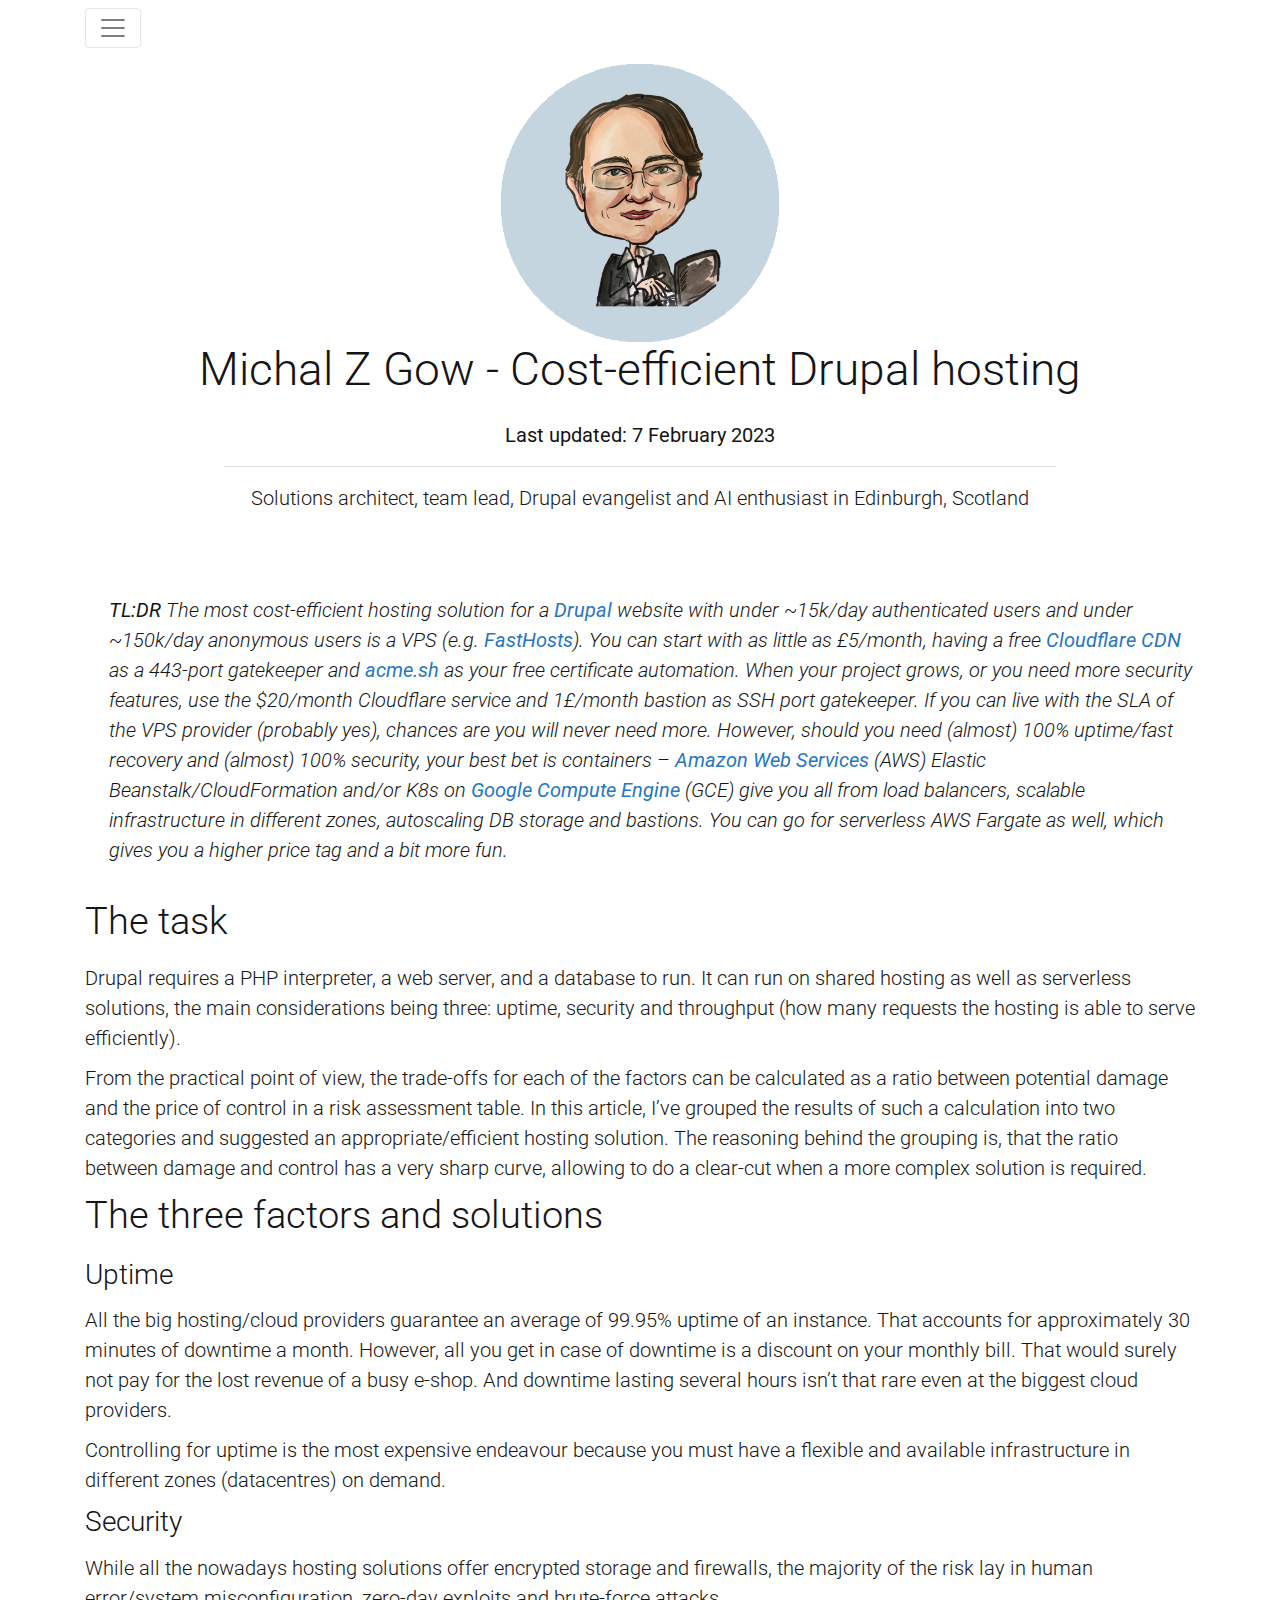
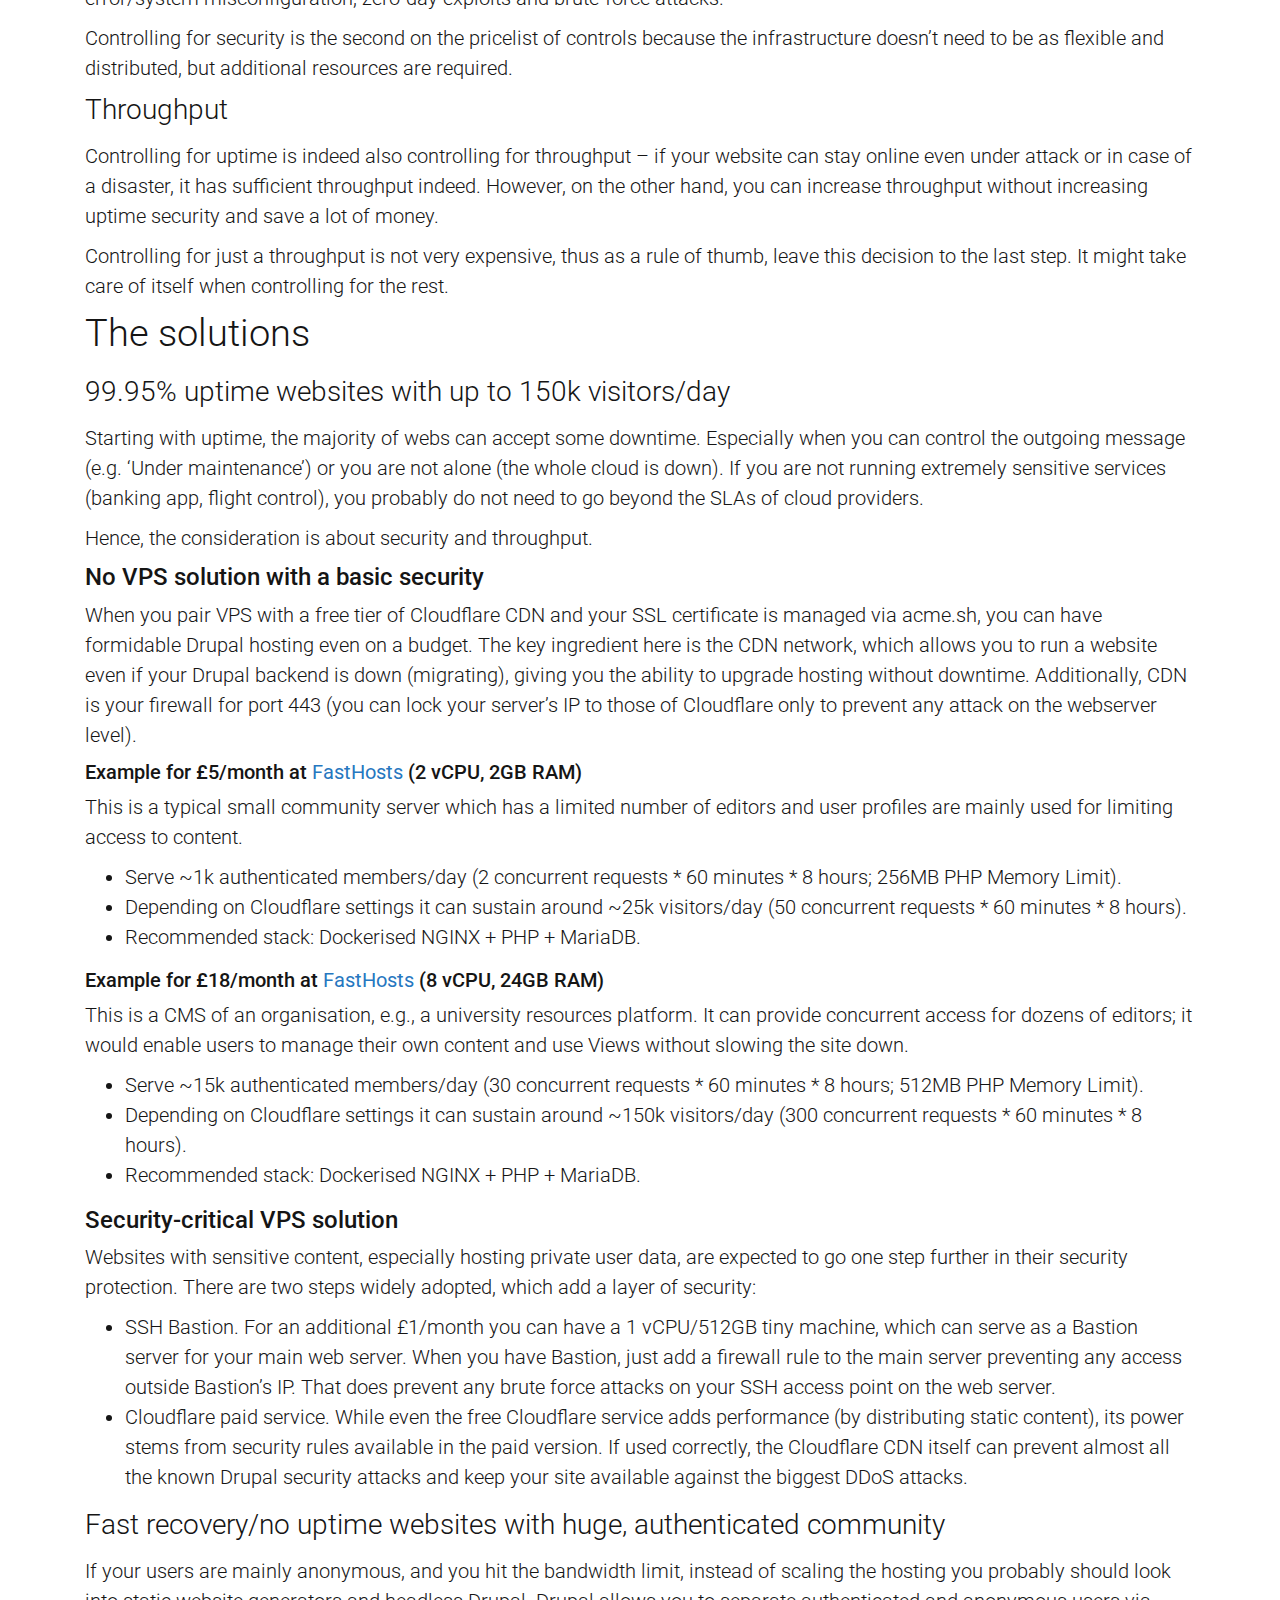
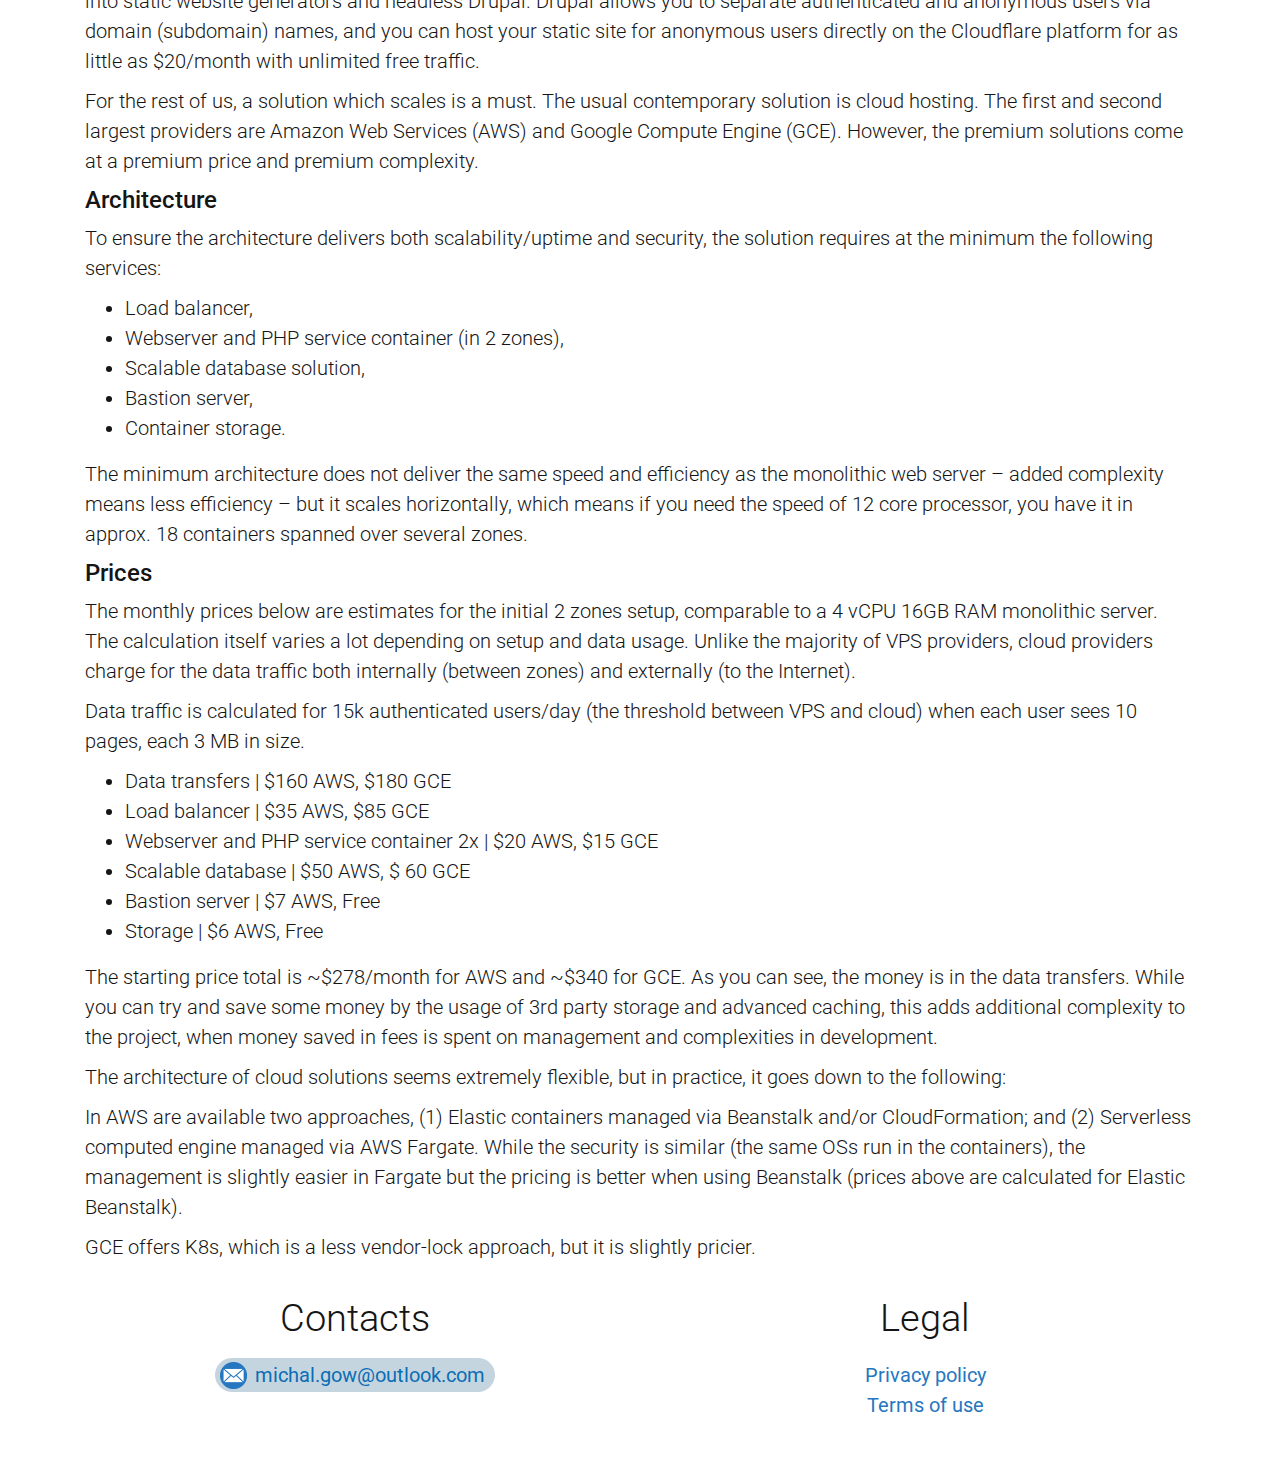
<file: cost-efficient-drupal-hosting.html>
<!DOCTYPE html>
<html lang="en">

  <head>
    <!-- Required meta tags -->
    <meta charset="utf-8">
    <meta name="viewport" content="width=device-width, initial-scale=1, shrink-to-fit=no">

    <!-- Additional meta tags -->
    <meta name="description" content="Cost-efficient Drupal hosting is an Alpha and Omega of a Drupal project. This article is an overview of cost-effective choices for each budget and website size, acquired and tested during the contracting years of Michal Gow, a Drupal enthusiast from Edinburgh.">
    <meta name="author" content="Michal Z Gow">
    <meta name="robots" content="index, follow">
    <link rel="canonical" href="https://michalgow.github.io/cost-efficient-drupal-hosting" />
    <meta property="article:published_time" content="2023-02-07" />

    <!-- Bootstrap CSS -->
    <link rel="stylesheet" href="css/bootstrap.min.css">

    <!-- Custom CSS -->
    <link rel="stylesheet" href="css/custom.css">

    <!-- Favicons -->
    <link rel="apple-touch-icon" sizes="180x180" href="/apple-touch-icon.png">
    <link rel="icon" type="image/png" sizes="32x32" href="/favicon-32x32.png">
    <link rel="icon" type="image/png" sizes="16x16" href="/favicon-16x16.png">
    <link rel="manifest" href="/site.webmanifest">
    <link rel="mask-icon" href="/safari-pinned-tab.svg" color="#5bbad5">
    <meta name="msapplication-TileColor" content="#da532c">
    <meta name="theme-color" content="#ffffff">

    <!-- Fonts -->
    <link href="https://fonts.googleapis.com/css2?family=Roboto:ital,wght@0,300;0,400;0,700;1,300;1,400;1,700&display=swap" rel="stylesheet">

    <!-- Title -->
    <title>Michal Z Gow | Cost-efficient Drupal hosting</title>

    <!-- Spamspan script -->
    <script src="js/spamspan.js"></script>
  </head>

  <body>

    <!-- Navigation -->
    <nav class="navbar navbar-light bg-light bg-transparent">
      <div class="container">
        <button class="navbar-toggler" data-target="#michalgow-nav" data-toggle="collapse" aria-label="Toggle menu block">
          <span class="navbar-toggler-icon"></span>
        </button>
        <div id="michalgow-nav" class="collapse navbar-collapse">
          <ul class="navbar-nav mr-auto">
            <li class="nav-item"><a class="nav-link" href="/#aig">AIG Articles</a></li>
            <li class="nav-item"><a class="nav-link" href="/#general-articles">General Articles</a></li>
            <li class="nav-item"><a class="nav-link" href="/#most-recent-projects">Most Recent Projects</a></li>
            <li class="nav-item"><a class="nav-link" href="#michalgow-contacts">Contacts</a></li>
            <li class="nav-item"><a class="nav-link" href="#michalgow-legal">Legal</a></li>
          </ul>
        </div>
      </div>
    </nav> <!-- Navigation end -->

    <!-- Header -->
    <div class="container-fluid mt-2" id="michalgow-header">
      <div class="container">
        <div class="row text-center">
          <div class="col">
            <a href="/">
              <img class="w-25" src="images/michal-gow-bg.png" alt="Michal Z Gow caricature">
            </a>
            <h1>Michal Z Gow - Cost-efficient Drupal hosting</h1>

            <strong>Last updated: 7 February 2023</strong>
            <hr class="w-lg-50 w-75">
            <p>Solutions architect, team lead, Drupal evangelist and AI enthusiast in Edinburgh, Scotland</p>
          </div>
        </div>
      </div>
    </div> <!-- Header end -->

    <!-- AGI Article -->
    <div class="container-fluid mt-5">
      <div class="container">
        <div class="row">
          <div class="col">
            <p class="abstract pt-4 pb-4 pl-0 pl-md-4">
              <strong>TL:DR</strong> The most cost-efficient hosting solution for a <a rel="nofollow" href="https://www.drupal.org">Drupal</a> website with
              under ~15k/day authenticated users and under ~150k/day anonymous users is a VPS
              (e.g. <a rel="nofollow" href="https://www.fasthosts.co.uk">FastHosts</a>). You can start with as little as £5/month, having a free
              <a rel="nofollow" href="https://www.cloudflare.com">Cloudflare CDN</a> as a 443-port gatekeeper and <a rel="nofollow" href="https://github.com/acmesh-official/acme.sh">acme.sh</a> as your
              free certificate automation. When your project grows, or you need more security features, use the $20/month Cloudflare service and 1£/month bastion as SSH port gatekeeper.
              If you can live with the SLA of the VPS provider (probably yes), chances are you will never need more. However, should you need (almost) 100% uptime/fast recovery
              and (almost) 100% security, your best bet is containers – <a rel="nofollow" href="https://aws.amazon.com">Amazon Web Services</a> (AWS) Elastic Beanstalk/CloudFormation and/or K8s
              on <a rel="nofollow" href="https://cloud.google.com">Google Compute Engine</a> (GCE) give you all from load balancers, scalable infrastructure in different zones, autoscaling DB storage and bastions.
              You can go for serverless AWS Fargate as well, which gives you a higher price tag and a bit more fun.
            </p>

            <h2 id="the_task">The task</h2>

            <p>
              Drupal requires a PHP interpreter, a web server, and a database to run. It can run on shared hosting as well as serverless solutions, the main considerations being three:
              uptime, security and throughput (how many requests the hosting is able to serve efficiently).
            </p>
            <p>
              From the practical point of view, the trade-offs for each of the factors can be calculated as a ratio between potential damage and the price
              of control in a risk assessment table. In this article, I’ve grouped the results of such a calculation into two categories and suggested an appropriate/efficient
              hosting solution. The reasoning behind the grouping is, that the ratio between damage and control has a very sharp curve, allowing to do a clear-cut when a more complex
              solution is required.
            </p>

            <h2 id="the_three_factors">The three factors and solutions</h2>

            <h3>Uptime</h3>

            <p>
              All the big hosting/cloud providers guarantee an average of 99.95% uptime of an instance. That accounts for approximately 30 minutes of downtime a month.
              However, all you get in case of downtime is a discount on your monthly bill. That would surely not pay for the lost revenue of a busy e-shop.
              And downtime lasting several hours isn’t that rare even at the biggest cloud providers.
            </p>
            <p>
              Controlling for uptime is the most expensive endeavour because you must have a flexible and available infrastructure in different zones (datacentres) on demand.
            </p>

            <h3>Security</h3>

            <p>
              While all the nowadays hosting solutions offer encrypted storage and firewalls, the majority of the risk lay in human error/system misconfiguration,
              zero-day exploits and brute-force attacks.
            </p>
            <p>
              Controlling for security is the second on the pricelist of controls because the infrastructure doesn’t need to be as flexible and distributed, but additional resources are required.
            </p>

            <h3>Throughput</h3>

            <p>
              Controlling for uptime is indeed also controlling for throughput – if your website can stay online even under attack or in case of a disaster,
              it has sufficient throughput indeed. However, on the other hand, you can increase throughput without increasing uptime security and save a lot of money.
            </p>
            <p>
              Controlling for just a throughput is not very expensive, thus as a rule of thumb, leave this decision to the last step. It might take care of itself when controlling for the rest.

            <h2>The solutions</h2>

            <h3>99.95% uptime websites with up to 150k visitors/day</h3>

            <p>
              Starting with uptime, the majority of webs can accept some downtime. Especially when you can control the outgoing message (e.g. ‘Under maintenance’)
              or you are not alone (the whole cloud is down). If you are not running extremely sensitive services (banking app, flight control),
              you probably do not need to go beyond the SLAs of cloud providers.
            </p>
            <p>
              Hence, the consideration is about security and throughput.
            </p>

            <h4>No VPS solution with a basic security</h4>

            <p>
              When you pair VPS with a free tier of Cloudflare CDN and your SSL certificate is managed via acme.sh, you can have formidable Drupal hosting even on a budget.
              The key ingredient here is the CDN network, which allows you to run a website even if your Drupal backend is down (migrating),
              giving you the ability to upgrade hosting without downtime. Additionally, CDN is your firewall for port 443
              (you can lock your server’s IP to those of Cloudflare only to prevent any attack on the webserver level).
            </p>

            <h5>Example for £5/month at <a rel="nofollow" href="https://www.fasthosts.co.uk">FastHosts</a> (2 vCPU, 2GB RAM)</h5>

            <p>
              This is a typical small community server which has a limited number of editors and user profiles are mainly used for limiting access to content.
            </p>

            <ul>
              <li>
                Serve ~1k authenticated members/day (2 concurrent requests * 60 minutes * 8 hours; 256MB PHP Memory Limit).
              </li>
              <li>
                Depending on Cloudflare settings it can sustain around ~25k visitors/day (50 concurrent requests * 60 minutes * 8 hours).
              </li>
              <li>
                Recommended stack: Dockerised NGINX + PHP + MariaDB.
              </li>
            </ul>

            <h5>Example for £18/month at <a rel="nofollow" href="https://www.fasthosts.co.uk">FastHosts</a> (8 vCPU, 24GB RAM)</h5>

            <p>
              This is a CMS of an organisation, e.g., a university resources platform. It can provide concurrent access for dozens of editors;
              it would enable users to manage their own content and use Views without slowing the site down.
            </p>

            <ul>
              <li>
                Serve ~15k authenticated members/day (30 concurrent requests * 60 minutes * 8 hours; 512MB PHP Memory Limit).
              </li>
              <li>
                Depending on Cloudflare settings it can sustain around ~150k visitors/day (300 concurrent requests * 60 minutes * 8 hours).
              </li>
              <li>
                Recommended stack: Dockerised NGINX + PHP + MariaDB.
              </li>
            </ul>

            <h4>Security-critical VPS solution</h4>

            <p>
              Websites with sensitive content, especially hosting private user data, are expected to go one step further in their security protection. There are two steps widely adopted, which add a layer of security:
            </p>

            <ul>
              <li>
                SSH Bastion. For an additional £1/month you can have a 1 vCPU/512GB tiny machine, which can serve as a Bastion server for your main web server.
                When you have Bastion, just add a firewall rule to the main server preventing any access outside Bastion’s IP.
                That does prevent any brute force attacks on your SSH access point on the web server.
              </li>
              <li>
                Cloudflare paid service. While even the free Cloudflare service adds performance (by distributing static content),
                its power stems from security rules available in the paid version. If used correctly, the Cloudflare CDN itself can prevent almost all the known Drupal security
                attacks and keep your site available against the biggest DDoS attacks.
              </li>
            </ul>


            <h3>Fast recovery/no uptime websites with huge, authenticated community</h3>

            <p>
              If your users are mainly anonymous, and you hit the bandwidth limit, instead of scaling the hosting you probably should look into static website generators
              and headless Drupal. Drupal allows you to separate authenticated and anonymous users via domain (subdomain) names,
              and you can host your static site for anonymous users directly on the Cloudflare platform for as little as $20/month with unlimited free traffic.
            </p>
            <p>
              For the rest of us, a solution which scales is a must. The usual contemporary solution is cloud hosting. The first and second largest providers are
              Amazon Web Services (AWS) and Google Compute Engine (GCE). However, the premium solutions come at a premium price and premium complexity.
            </p>

            <h4>Architecture</h4>

            <p>
              To ensure the architecture delivers both scalability/uptime and security, the solution requires at the minimum the following services:
            </p>

            <ul>
              <li>
                Load balancer,
              </li>
              <li>
                Webserver and PHP service container (in 2 zones),
              </li>
              <li>
                Scalable database solution,
              </li>
              <li>
                Bastion server,
              </li>
              <li>
                Container storage.
              </li>
            </ul>

            <p>
              The minimum architecture does not deliver the same speed and efficiency as the monolithic web server – added complexity means less efficiency – but it scales horizontally,
              which means if you need the speed of 12 core processor, you have it in approx. 18 containers spanned over several zones.
            </p>

            <h4>Prices</h4>

            <p>
              The monthly prices below are estimates for the initial 2 zones setup, comparable to a 4 vCPU 16GB RAM monolithic server. The calculation itself varies a lot depending
              on setup and data usage. Unlike the majority of VPS providers, cloud providers charge for the data traffic both internally (between zones) and externally (to the Internet).
            </p>
            <p>
              Data traffic is calculated for 15k authenticated users/day (the threshold between VPS and cloud) when each user sees 10 pages, each 3 MB in size.
            </p>

            <ul>
              <li>
                Data transfers | $160 AWS, $180 GCE
              </li>
              <li>
                Load balancer | $35 AWS, $85 GCE
              </li>
              <li>
                Webserver and PHP service container 2x | $20 AWS, $15 GCE
              </li>
              <li>
                Scalable database | $50 AWS, $ 60 GCE
              </li>
              <li>
                Bastion server | $7 AWS, Free
              </li>
              <li>
                Storage | $6 AWS, Free
              </li>
            </ul>

            <p>
              The starting price total is ~$278/month for AWS and ~$340 for GCE. As you can see, the money is in the data transfers.
              While you can try and save some money by the usage of 3rd party storage and advanced caching, this adds additional complexity to the project,
              when money saved in fees is spent on management and complexities in development.
            </p>
            <p>
              The architecture of cloud solutions seems extremely flexible, but in practice, it goes down to the following:
            </p>
            <p>
              In AWS are available two approaches, (1) Elastic containers managed via Beanstalk and/or CloudFormation;
              and (2) Serverless computed engine managed via AWS Fargate. While the security is similar (the same OSs run in the containers),
              the management is slightly easier in Fargate but the pricing is better when using Beanstalk (prices above are calculated for Elastic Beanstalk).
            </p>
            <p>
              GCE offers K8s, which is a less vendor-lock approach, but it is slightly pricier.
            </p>
          </div>
        </div>
      </div>
    </div>

    <!-- Contants & Legal -->
    <div class="container-fluid mt-4 mb-5">
      <div class="container">
        <div class="row text-left text-md-center">
          <div class="col-md-6">
            <h2 id="michalgow-contacts">Contacts</h2>
            <div class="mt-3">
              <span class="btn-link btn-link-email">
                <span class="spamspan">
                  <span class="u">michal.gow</span> [at] <span class="d">outlook [dot] com</span>
                </span>
              </span>
            </div>
          </div>
          <div class="col-md-6 mt-md-0 mt-4">
            <h2 id="michalgow-legal">Legal</h2>
            <ul class="list-unstyled">
              <li><a href="/privacy-policy">Privacy policy</a></li>
              <li><a href="/terms-of-use">Terms of use</a></li>
            </ul>
          </div>
        </div>
      </div>
    </div>

    <!-- Optional JavaScript -->
    <!-- jQuery first, then Popper.js, then Bootstrap JS -->
    <script
            src="https://code.jquery.com/jquery-3.5.1.min.js"
            integrity="sha256-9/aliU8dGd2tb6OSsuzixeV4y/faTqgFtohetphbbj0="
            crossorigin="anonymous">
    </script>
    <script
            src="https://cdn.jsdelivr.net/npm/popper.js@1.16.0/dist/umd/popper.min.js"
            integrity="sha384-Q6E9RHvbIyZFJoft+2mJbHaEWldlvI9IOYy5n3zV9zzTtmI3UksdQRVvoxMfooAo"
            crossorigin="anonymous">
    </script>
    <script src="js/bootstrap.min.js"></script>

    <!-- Global site tag (gtag.js) - Google Analytics -->
    <script async src="https://www.googletagmanager.com/gtag/js?id=UA-154655364-2"></script>
    <script>
      window.dataLayer = window.dataLayer || [];
      function gtag(){dataLayer.push(arguments);}
      gtag('js', new Date());

      gtag('config', 'UA-154655364-2', {'anonymize_ip': true, 'client_storage': 'none'});
    </script>
  </body>
</html>
</file>
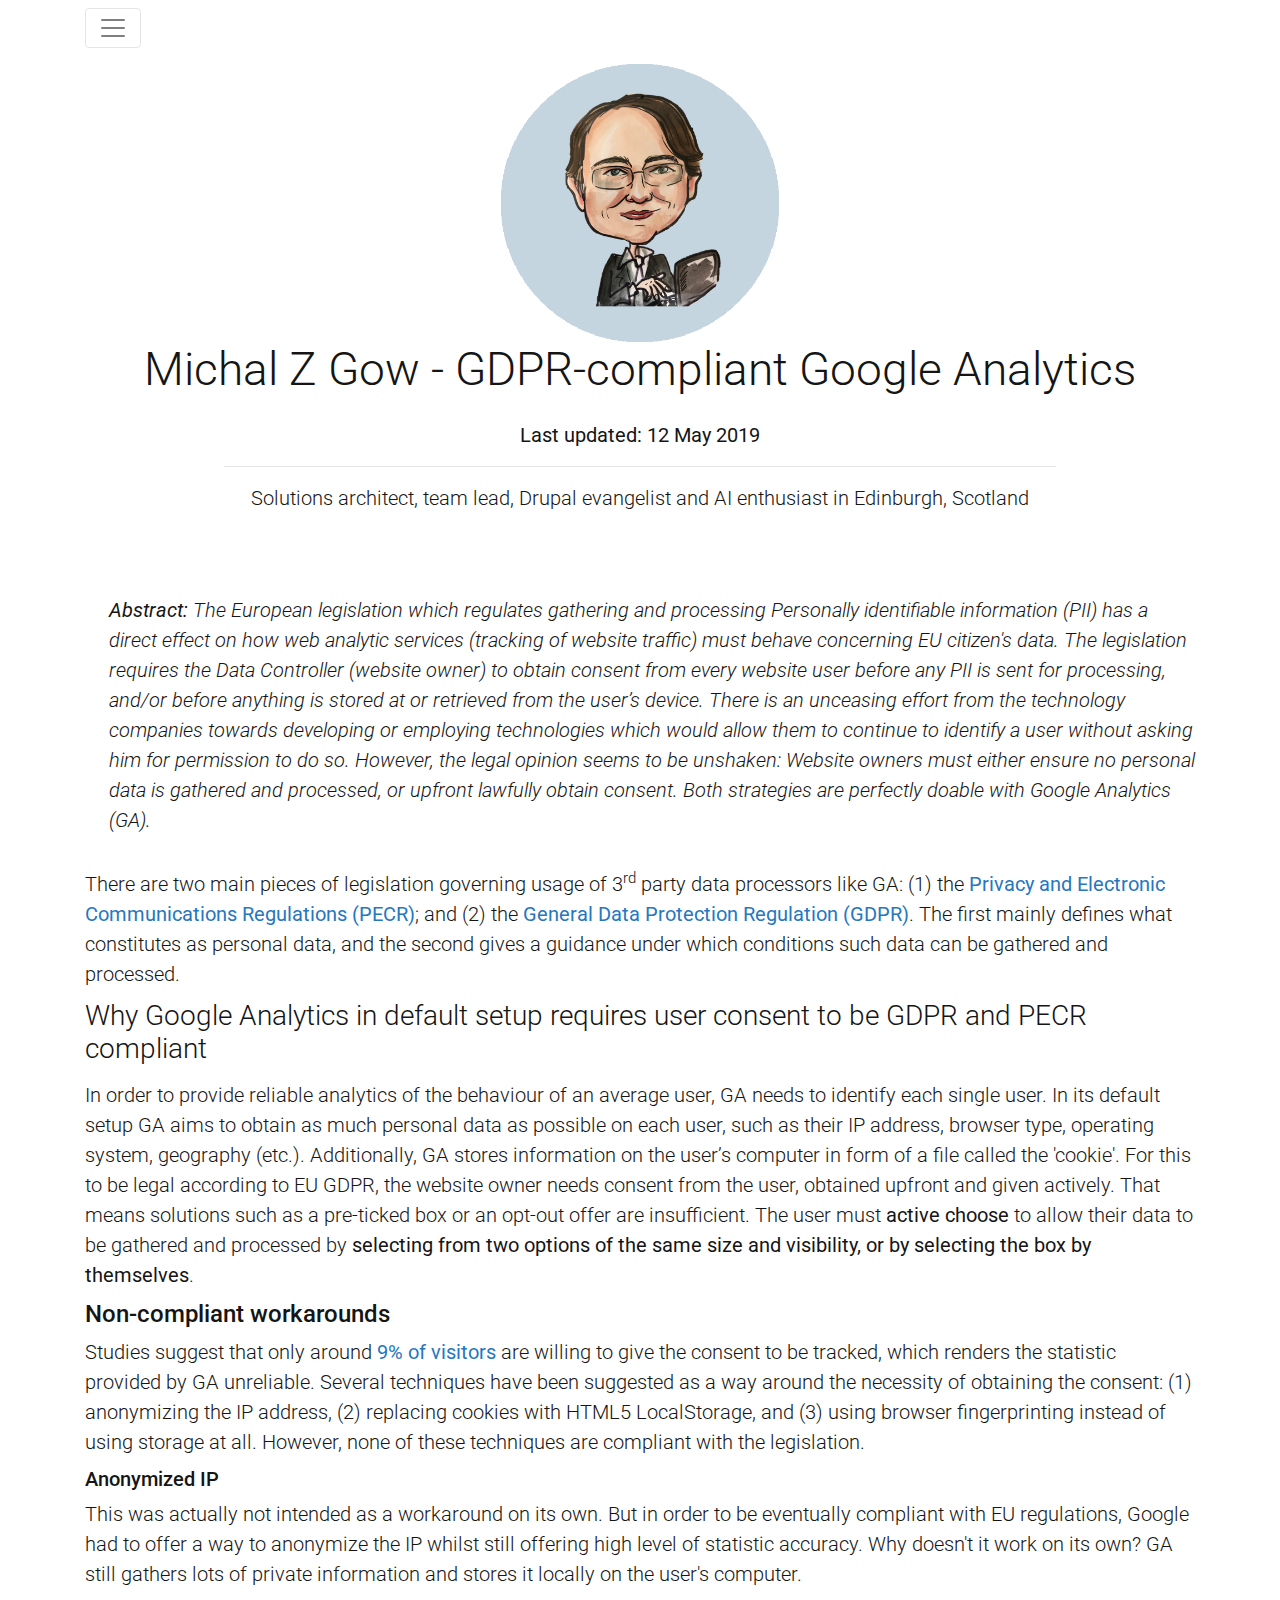
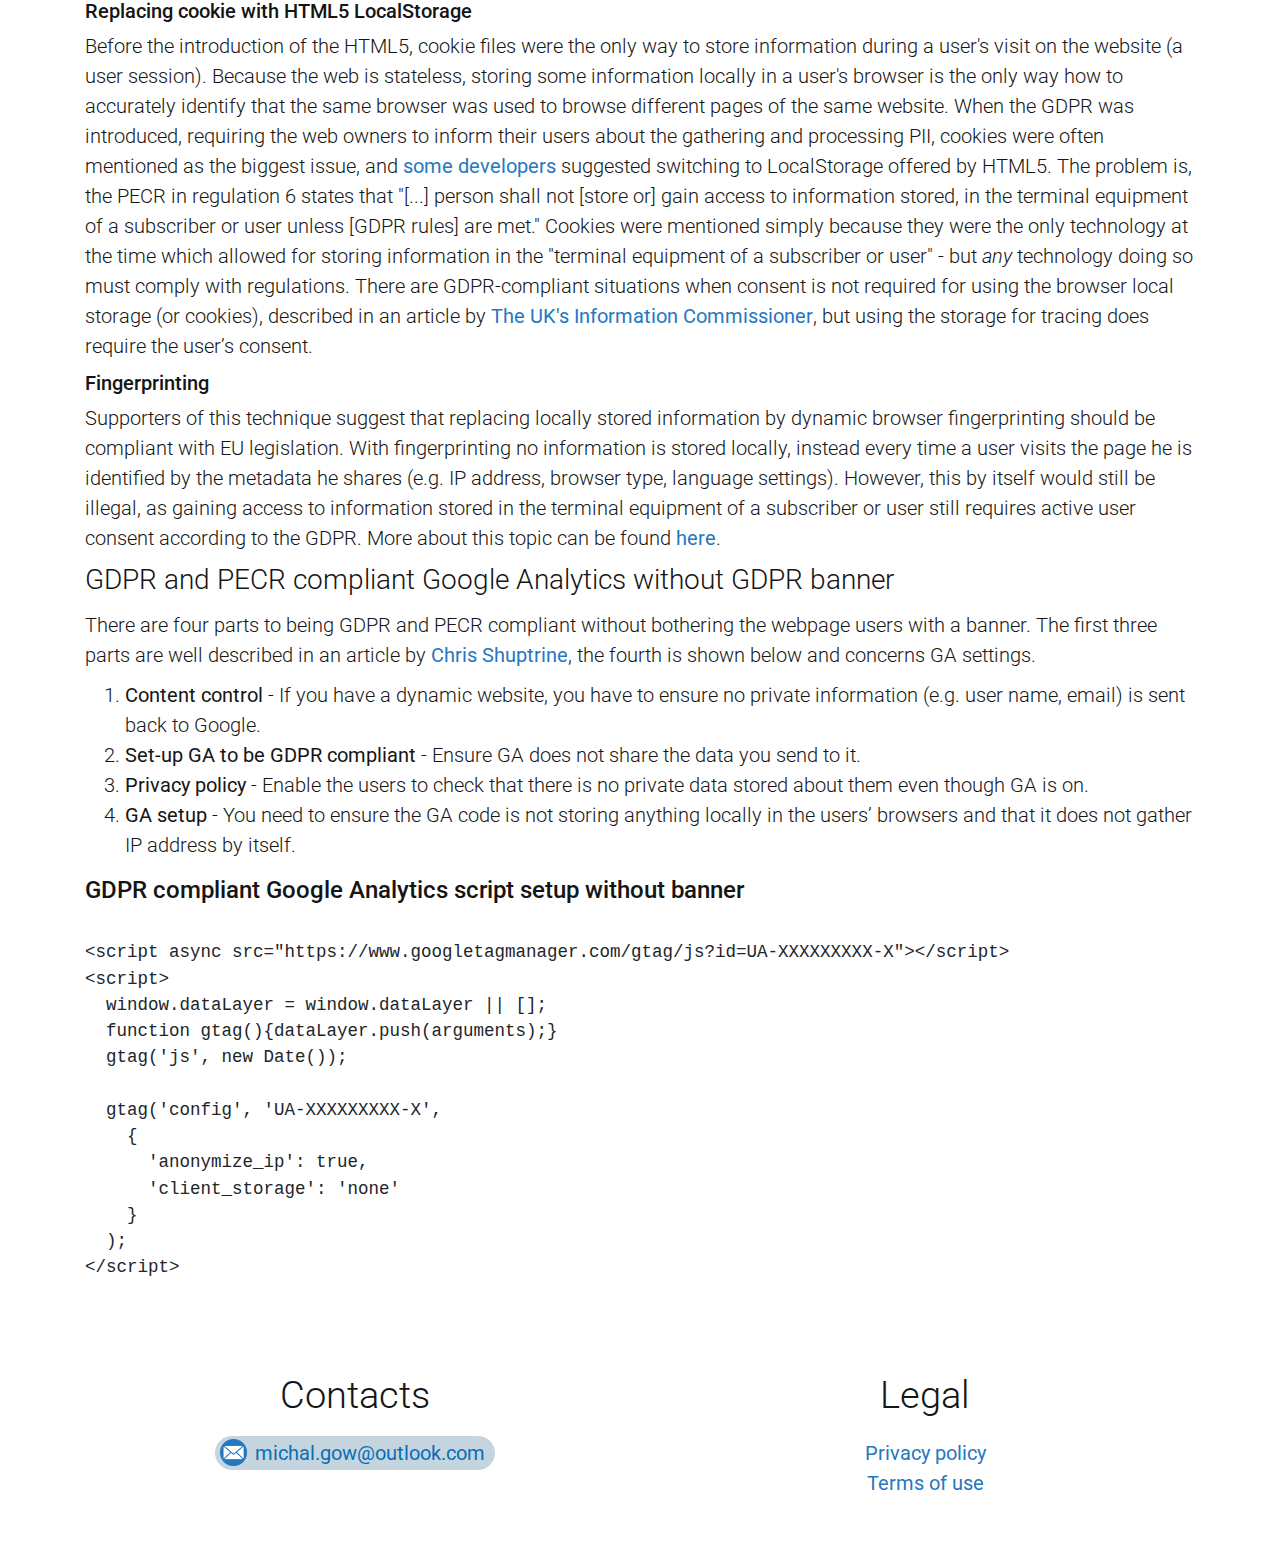
<file: gdpr-compliant-google-analytics.html>
<!doctype html>
<html lang="en">
  <head>
    <!-- Required meta tags -->
    <meta charset="utf-8">
    <meta name="viewport" content="width=device-width, initial-scale=1, shrink-to-fit=no">

    <!-- Additional meta tags -->
    <meta name="description" content="Example on how to set-up Google Analytics to be compliant with EU General Data Protection Regulation (GDPR).">
    <meta name="author" content="Michal Z Gow">
    <meta name="robots" content="index, follow">
    <link rel="canonical" href="https://michalgow.github.io/gdpr-compliant-google-analytics" />
    <meta property="article:published_time" content="2019-05-12" />

    <!-- Bootstrap CSS -->
    <link rel="stylesheet" href="css/bootstrap.min.css">

    <!-- Custom CSS -->
    <link rel="stylesheet" href="css/custom.css">

    <!-- Favicons -->
    <link rel="apple-touch-icon" sizes="180x180" href="/apple-touch-icon.png">
    <link rel="icon" type="image/png" sizes="32x32" href="/favicon-32x32.png">
    <link rel="icon" type="image/png" sizes="16x16" href="/favicon-16x16.png">
    <link rel="manifest" href="/site.webmanifest">
    <link rel="mask-icon" href="/safari-pinned-tab.svg" color="#5bbad5">
    <meta name="msapplication-TileColor" content="#da532c">
    <meta name="theme-color" content="#ffffff">

    <!-- Fonts -->
    <link href="https://fonts.googleapis.com/css2?family=Roboto:ital,wght@0,300;0,400;0,700;1,300;1,400;1,700&display=swap" rel="stylesheet"> 

    <!-- Title -->
    <title>Michal Z Gow | GDPR Compliant Google Analytics</title>

    <!-- Spamspan script -->
    <script src="js/spamspan.js"></script>
  </head>

  <body>

    <!-- Navigation -->
    <nav class="navbar navbar-light bg-light bg-transparent">
      <div class="container">
          <button class="navbar-toggler" data-target="#michalgow-nav" data-toggle="collapse" aria-label="Toggle menu block">
            <span class="navbar-toggler-icon"></span>
          </button>
          <div id="michalgow-nav" class="collapse navbar-collapse">
            <ul class="navbar-nav mr-auto">
              <li class="nav-item"><a class="nav-link" href="/#aig">AIG Articles</a></li>
              <li class="nav-item"><a class="nav-link" href="/#general-articles">General Articles</a></li>
              <li class="nav-item"><a class="nav-link" href="/#most-recent-projects">Most Recent Projects</a></li>
              <li class="nav-item"><a class="nav-link" href="#michalgow-contacts">Contacts</a></li>
              <li class="nav-item"><a class="nav-link" href="#michalgow-legal">Legal</a></li>
            </ul>
          </div>
      </div>
    </nav>

    <!-- Header -->
    <div class="container-fluid mt-2" id="michalgow-header">
      <div class="container">
        <div class="row text-center">
          <div class="col">
            <a href="/">
              <img class="w-25" src="images/michal-gow-bg.png" alt="Michal Z Gow caricature">
            </a>
            <h1>Michal Z Gow - GDPR-compliant Google Analytics</h1>

            <strong>Last updated: 12 May 2019</strong>
            <hr class="w-lg-50 w-75">
            <p>Solutions architect, team lead, Drupal evangelist and AI enthusiast in Edinburgh, Scotland</p>
          </div>
        </div>
      </div>
    </div>

    <!-- Terms of use -->
    <div class="container-fluid mt-5">
      <div class="container">
        <div class="row">
          <div class="col">

              <p class="abstract pt-4 pb-4 pl-0 pl-md-4">
                <strong>Abstract:</strong> The European legislation which regulates gathering and processing Personally 
                identifiable information (PII) has a direct effect on how web analytic services (tracking of website traffic) 
                must behave concerning EU citizen's data. The legislation requires the Data Controller (website owner) to obtain 
                consent from every website user before any PII is sent for processing, and/or before anything is stored at or 
                retrieved from the user’s device. There is an unceasing effort from the technology companies towards developing or 
                employing technologies which would allow them to continue to identify a user without asking him for 
                permission to do so. However, the legal opinion seems to be unshaken: Website owners must either ensure 
                no personal data is gathered and processed, or upfront lawfully obtain consent. Both strategies are perfectly 
                doable with Google Analytics (GA). 
              </p>

              <p>
                There are two main pieces of legislation governing usage of 3<sup>rd</sup> party data processors like GA: (1) 
                the <a href="https://www.legislation.gov.uk/uksi/2003/2426">Privacy and Electronic Communications Regulations (PECR)</a>; and
                (2) the <a href="https://gdpr-info.eu/">General Data Protection Regulation (GDPR)</a>. The first mainly defines 
                what constitutes as personal data, and the second gives a guidance under which conditions such data can be 
                gathered and processed.
              </p>

              <h3>Why Google Analytics in default setup requires user consent to be GDPR and PECR compliant</h3>

                <p>
                  In order to provide reliable analytics of the behaviour of an average user, GA needs to identify each single user. 
                  In its default setup GA aims to obtain as much personal data as possible on each user, such as their IP address, 
                  browser type, operating system, geography (etc.). Additionally, GA stores information on the user’s computer in 
                  form of a file called the 'cookie'. For this to be legal according to EU GDPR, the website owner needs consent 
                  from the user, obtained upfront and given actively. That means solutions such as a pre-ticked box or an opt-out 
                  offer are insufficient. The user must  <strong>active choose</strong> to allow their data to be gathered and 
                  processed by <strong>selecting from two options of the same size and visibility, or by selecting the box by 
                  themselves</strong>.
                </p>

                <h4>Non-compliant workarounds</h4>

                  <p>
                    Studies suggest that only around <a href="https://medium.com/dataseries/only-9-of-visitors-give-gdpr-consent-to-be-tracked-4d8c84ed16c0">9% of visitors</a>
                    are willing to give the consent to be tracked, which renders the statistic provided by GA unreliable. Several 
                    techniques have been suggested as a way around the necessity of obtaining the consent: (1) anonymizing the IP 
                    address, (2) replacing cookies with HTML5 LocalStorage, and (3) using browser fingerprinting instead of using 
                    storage at all. However, none of these techniques are compliant with the legislation.
                  </p>

                  <h5>Anonymized IP</h5>

                    <p>
                      This was actually not intended as a workaround on its own. But in order to be eventually compliant with EU 
                      regulations, Google had to offer a way to anonymize the IP whilst still offering high level of statistic 
                      accuracy. Why doesn't it work on its own? GA still gathers lots of private information and stores it locally 
                      on the user's computer. 
                    </p>

                  <h5>Replacing cookie with HTML5 LocalStorage</h5>

                    <p>
                      Before the introduction of the HTML5, cookie files were the only way to store information during a user's 
                      visit on the website (a user session). Because the web is stateless, storing some information locally in 
                      a user's browser is the only way how to accurately identify that the same browser was used to browse 
                      different pages of the same website. When the GDPR was introduced, requiring the web owners to inform their 
                      users about the gathering and processing PII, cookies were often mentioned as the biggest issue, and 
                      <a href="https://stackoverflow.com/questions/10668292/is-there-a-setting-on-google-analytics-to-suppress-use-of-cookies-for-users-who">some developers</a> 
                      suggested switching to LocalStorage offered by HTML5. The problem is, the PECR in regulation 6 states that 
                      "[...] person shall not [store or] gain access to information stored, in the terminal equipment of a subscriber 
                      or user unless [GDPR rules] are met." Cookies were mentioned simply because they were the only technology at 
                      the time which allowed for storing information in the "terminal equipment of a subscriber or user" - but 
                      <em>any</em> technology doing so must comply with regulations. There are GDPR-compliant situations when consent
                      is not required for using the browser local storage (or cookies), described in an  article by 
                      <a href="https://ico.org.uk/for-organisations/guide-to-pecr/guidance-on-the-use-of-cookies-and-similar-technologies/how-do-the-cookie-rules-relate-to-the-gdpr/#GDPR1">The UK's Information Commissioner</a>, 
                      but using the storage for tracing does require the user’s consent. 
                    </p>

                  <h5>Fingerprinting</h5>

                    <p>
                      Supporters of this technique suggest that replacing locally stored information by dynamic browser fingerprinting 
                      should be compliant with EU legislation. With fingerprinting no information is stored locally, instead every time 
                      a user visits the page he is identified by the metadata he shares (e.g. IP address, browser type, language settings). 
                      However, this by itself would still be illegal, as gaining access to information stored in the terminal equipment of a 
                      subscriber or user still requires active user consent according to the GDPR. More about this topic can be found 
                      <a href="https://www.eff.org/deeplinks/2018/06/gdpr-and-browser-fingerprinting-how-it-changes-game-sneakiest-web-trackers">here</a>.
                    </p>

            <h3>GDPR and PECR compliant Google Analytics without GDPR banner</h3>

              <p>
                There are four parts to being GDPR and PECR compliant without bothering the webpage users with a banner. The first 
                three parts are well described in an article by <a href="https://adzerk.com/blog/gdpr-google-analytics/">Chris Shuptrine</a>, 
                the fourth is shown below and concerns GA settings.
              </p>

                <ol>
                  <li>
                    <strong>Content control</strong> - If you have a dynamic website, you have to ensure no private information 
                    (e.g. user name, email) is sent back to Google. 
                  </li>
                  <li>
                    <strong>Set-up GA to be GDPR compliant</strong> - Ensure GA does not share the data you send to it. 
                  </li>
                  <li>
                    <strong>Privacy policy</strong> - Enable the users to check that there is no private data stored about them 
                    even though GA is on. 
                  </li>
                  <li>
                    <strong>GA setup</strong> - You need to ensure the GA code is not storing anything locally in the users’ 
                    browsers and that it does not gather IP address by itself. 
                  </li>
                </ol>


              <h4>GDPR compliant Google Analytics script setup without banner</h4>

              <figure>
                <pre>
                  <code contenteditable spellcheck="false">
&lt;script async src="https://www.googletagmanager.com/gtag/js?id=UA-XXXXXXXXX-X"&gt;&lt;/script&gt;
&lt;script&gt;
  window.dataLayer = window.dataLayer || [];
  function gtag(){dataLayer.push(arguments);}
  gtag('js', new Date());

  gtag('config', 'UA-XXXXXXXXX-X', 
    {
      'anonymize_ip': true,
      'client_storage': 'none'
    }
  );
&lt;/script&gt;
                  </code>
                </pre>
              </figure>
          </div>
        </div>
      </div>
    </div>

    <!-- Contants & Legal -->
    <div class="container-fluid mt-4 mb-5">
      <div class="container">
        <div class="row text-left text-md-center">
          <div class="col-md-6">
            <h2 id="michalgow-contacts">Contacts</h2>
            <div class="mt-3">
              <span class="btn-link btn-link-email">
                <span class="spamspan">
                  <span class="u">michal.gow</span> [at] <span class="d">outlook [dot] com</span>
                </span>
              </span>
            </div>
          </div>
          <div class="col-md-6 mt-md-0 mt-4">
            <h2 id="michalgow-legal">Legal</h2>
            <ul class="list-unstyled">
              <li><a href="/privacy-policy">Privacy policy</a></li>
              <li><a href="/terms-of-use">Terms of use</a></li>
            </ul>
          </div>
        </div>
      </div>
    </div>
    
    <!-- Optional JavaScript -->
    <!-- jQuery first, then Popper.js, then Bootstrap JS -->
    <script
        src="https://code.jquery.com/jquery-3.5.1.min.js"
        integrity="sha256-9/aliU8dGd2tb6OSsuzixeV4y/faTqgFtohetphbbj0="
        crossorigin="anonymous">
    </script>
    <script 
        src="https://cdn.jsdelivr.net/npm/popper.js@1.16.0/dist/umd/popper.min.js"
        integrity="sha384-Q6E9RHvbIyZFJoft+2mJbHaEWldlvI9IOYy5n3zV9zzTtmI3UksdQRVvoxMfooAo"
        crossorigin="anonymous">
    </script>
    <script src="js/bootstrap.min.js"></script>

    <!-- Global site tag (gtag.js) - Google Analytics -->
    <script async src="https://www.googletagmanager.com/gtag/js?id=UA-154655364-2"></script>
    <script>
      window.dataLayer = window.dataLayer || [];
      function gtag(){dataLayer.push(arguments);}
      gtag('js', new Date());

      gtag('config', 'UA-154655364-2', {'anonymize_ip': true, 'client_storage': 'none'});
    </script>
  </body>
</html>
</file>
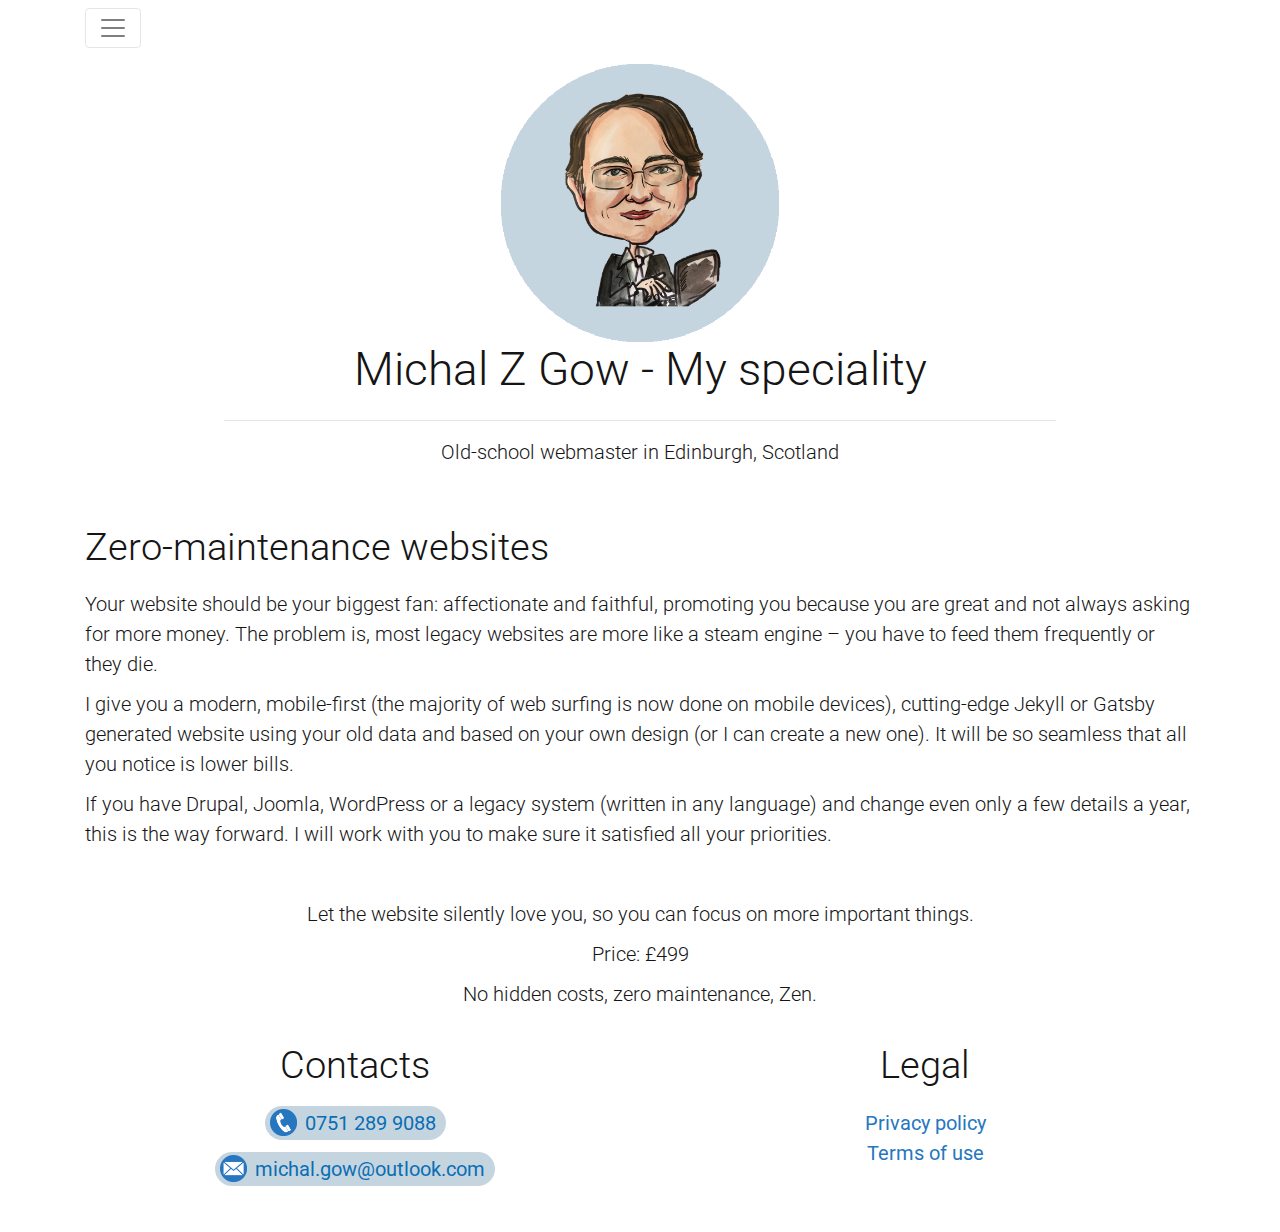
<file: jekyll-gatsby-special-offer.html>
<!doctype html>
<html lang="en">
  <head>
    <!-- Required meta tags -->
    <meta charset="utf-8">
    <meta name="viewport" content="width=device-width, initial-scale=1, shrink-to-fit=no">

    <!-- Additional meta tags -->
    <meta name="description" content="Zero-maintenance websites - If you have Drupal, Joomla, WordPress or a legacy system (written in any language) and change even only a few details a year, this is the way forward.">
    <meta name="author" content="Michal Gow">
    <meta name="robots" content="index, follow">
    <link rel="canonical" href="https://michalgow.github.io/jekyll-gatsby-special-offer" />

    <!-- Bootstrap CSS -->
    <link rel="stylesheet" href="css/bootstrap.min.css">

    <!-- Custom CSS -->
    <link rel="stylesheet" href="css/custom.css">

    <!-- Favicons -->
    <link rel="apple-touch-icon" sizes="180x180" href="/apple-touch-icon.png">
    <link rel="icon" type="image/png" sizes="32x32" href="/favicon-32x32.png">
    <link rel="icon" type="image/png" sizes="16x16" href="/favicon-16x16.png">
    <link rel="manifest" href="/site.webmanifest">
    <link rel="mask-icon" href="/safari-pinned-tab.svg" color="#5bbad5">
    <meta name="msapplication-TileColor" content="#da532c">
    <meta name="theme-color" content="#ffffff">

    <!-- Fonts -->
    <link href="https://fonts.googleapis.com/css2?family=Roboto:ital,wght@0,300;0,400;0,700;1,300;1,400;1,700&display=swap" rel="stylesheet">

    <!-- Title -->
    <title>Michal Z Gow | Zero-maintenance websites</title>

    <!-- Spamspan script -->
    <script src="js/spamspan.js"></script>
  </head>

  <body>

    <!-- Navigation -->
    <nav class="navbar navbar-light bg-light bg-transparent">
      <div class="container">
          <button class="navbar-toggler" data-target="#michalgow-nav" data-toggle="collapse" aria-label="Toggle menu block">
            <span class="navbar-toggler-icon"></span>
          </button>
          <div id="michalgow-nav" class="collapse navbar-collapse">
            <ul class="navbar-nav mr-auto">
              <li class="nav-item"><a class="nav-link" href="/#michalgow-about-me">About me</a></li>
              <li class="nav-item"><a class="nav-link" href="/#michalgow-skills">Skills</a></li>
              <li class="nav-item"><a class="nav-link" href="/#michalgow-examples">Recent work</a></li>
              <li class="nav-item"><a class="nav-link" href="/jekyll-gatsby-special-offer">Zero-maintenance websites</a></li>
              <li class="nav-item"><a class="nav-link" href="/gdpr-compliant-google-analytics">Article: GDPR compliant Google Analytics</a></li>
              <li class="nav-item"><a class="nav-link" href="#michalgow-contacts">Contacts</a></li>
              <li class="nav-item"><a class="nav-link" href="#michalgow-legal">Legal</a></li>
            </ul>
          </div>
      </div>
    </nav>

    <!-- Header -->
    <div class="container-fluid mt-2" id="michalgow-header">
      <div class="container">
        <div class="row text-center">
          <div class="col">
            <a href="/">
              <img class="w-25" src="images/michal-gow-bg.png" alt="Michal Z Gow caricature">
            </a>
            <h1>Michal Z Gow - My speciality</h1>
            <hr class="w-lg-50 w-75">
            <p>Old-school webmaster in Edinburgh, Scotland</p>
          </div>
        </div>
      </div>
    </div>

    <!-- Special offer -->
    <div class="container-fluid mt-5">
      <div class="container">
        <div class="row">
          <div class="col">
            <h2>Zero-maintenance websites</h2>

            <p>Your website should be your biggest fan: affectionate and faithful, promoting you because you are great and not always asking for more money. The problem is, most legacy websites are more like a steam engine – you have to feed them frequently or they die.</p>
            
            <p>I give you a modern, mobile-first (the majority of web surfing is now done on mobile devices), cutting-edge Jekyll or Gatsby generated website using your old data and based on your own design (or I can create a new one). It will be so seamless that all you notice is lower bills.</p>
            
            <p>If you have Drupal, Joomla, WordPress or a legacy system (written in any language) and change even only a few details a year, this is the way forward. I will work with you to make sure it satisfied all your priorities.</p>
            
            <p>&nbsp;</p>
            
            <p class="text-center">Let the website silently love you, so you can focus on more important things.</p>
            
            <p class="text-center">Price: £499</p>
            
            <p class="text-center">No hidden costs, zero maintenance, Zen.</p>
          </div>
        </div>
      </div>
    </div>

    <!-- Contants & Legal -->
    <div class="container-fluid mt-4 mb-5">
      <div class="container">
        <div class="row text-left text-md-center">
          <div class="col-md-6">
            <h2 id="michalgow-contacts">Contacts</h2>
            <div>
              <a class="btn-link btn-link-phone" href="tel:+447512899088">0751 289 9088</a>
            </div>
            <div class="mt-3">
              <span class="btn-link btn-link-email">
                <span class="spamspan">
                  <span class="u">michal.gow</span> [at] <span class="d">outlook [dot] com</span>
                </span>
              </span>
            </div>
          </div>
          <div class="col-md-6 mt-md-0 mt-4">
            <h2 id="michalgow-legal">Legal</h2>
            <ul class="list-unstyled">
              <li><a href="/privacy-policy">Privacy policy</a></li>
              <li><a href="/terms-of-use">Terms of use</a></li>
            </ul>
          </div>
        </div>
      </div>
    </div>
    
    <!-- Optional JavaScript -->
    <!-- jQuery first, then Popper.js, then Bootstrap JS -->
    <script
			  src="https://code.jquery.com/jquery-3.5.1.min.js"
			  integrity="sha256-9/aliU8dGd2tb6OSsuzixeV4y/faTqgFtohetphbbj0="
        crossorigin="anonymous">
    </script>
    <script 
        src="https://cdn.jsdelivr.net/npm/popper.js@1.16.0/dist/umd/popper.min.js"
        integrity="sha384-Q6E9RHvbIyZFJoft+2mJbHaEWldlvI9IOYy5n3zV9zzTtmI3UksdQRVvoxMfooAo"
        crossorigin="anonymous">
    </script>
    <script src="js/bootstrap.min.js"></script>

    <!-- Global site tag (gtag.js) - Google Analytics -->
    <script async src="https://www.googletagmanager.com/gtag/js?id=UA-154655364-2"></script>
    <script>
      window.dataLayer = window.dataLayer || [];
      function gtag(){dataLayer.push(arguments);}
      gtag('js', new Date());

      gtag('config', 'UA-154655364-2', {'anonymize_ip': true, 'client_storage': 'none'});
    </script>
  </body>
</html>
</file>
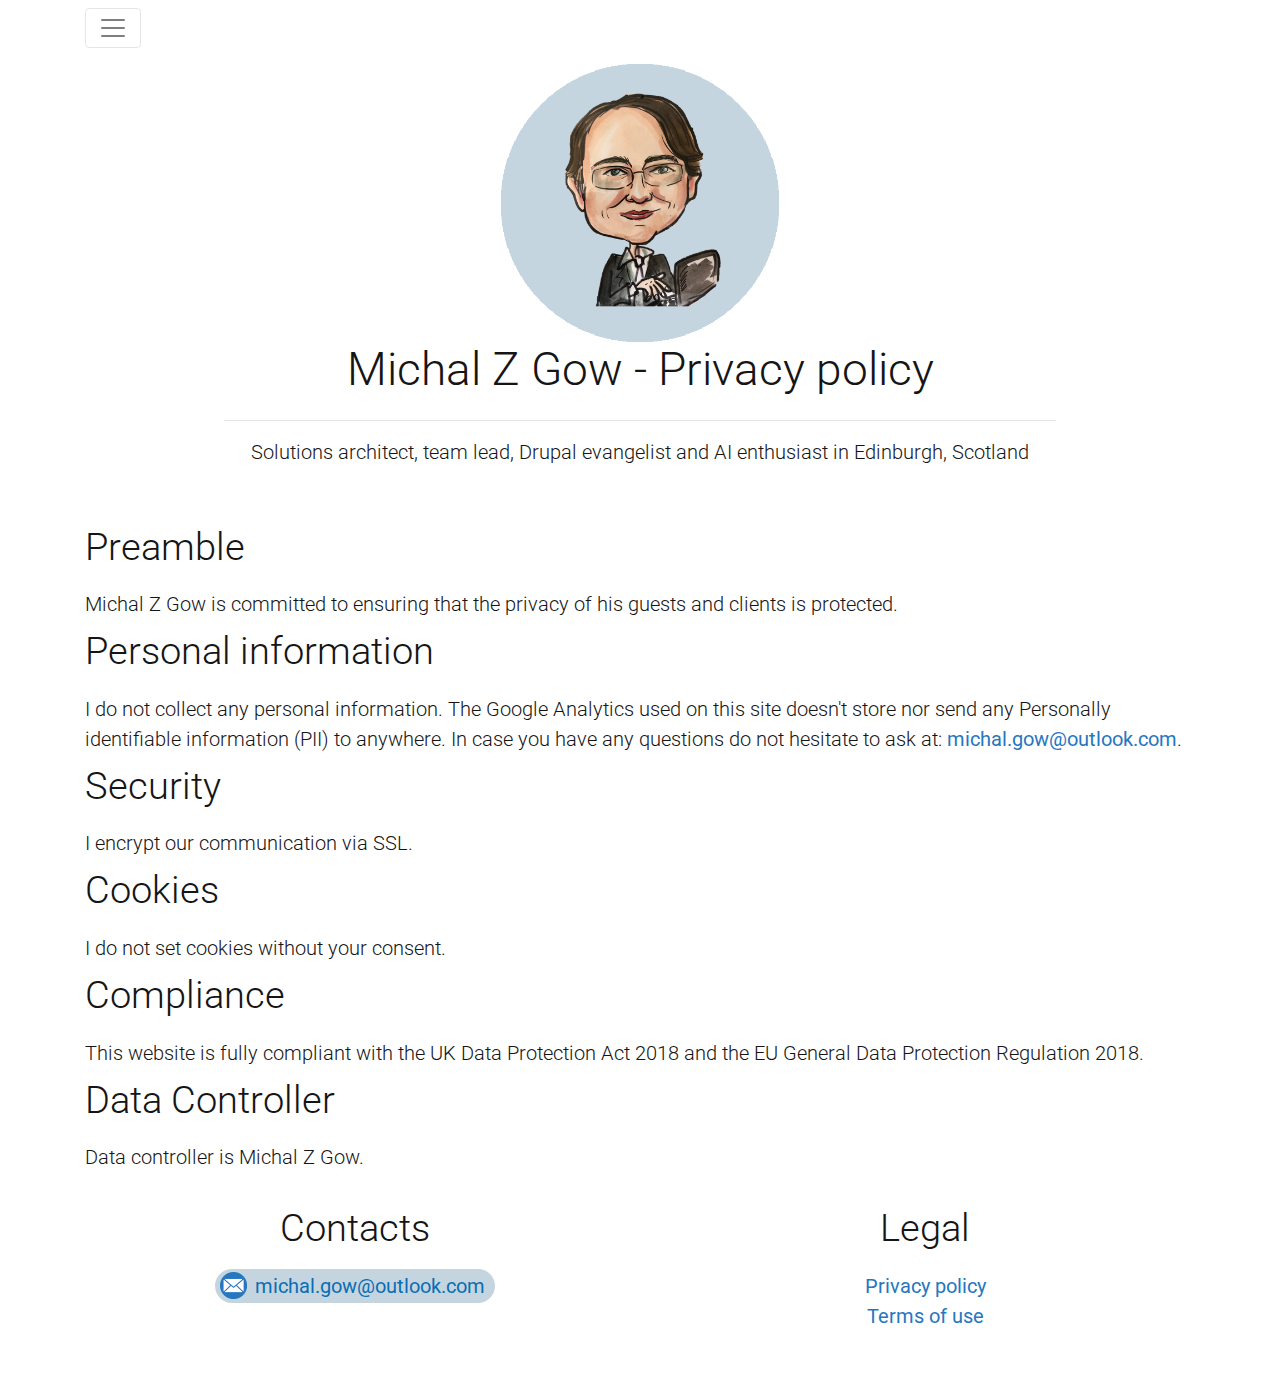
<file: privacy-policy.html>
<!doctype html>
<html lang="en">
  <head>
    <!-- Required meta tags -->
    <meta charset="utf-8">
    <meta name="viewport" content="width=device-width, initial-scale=1, shrink-to-fit=no">

    <!-- Additional meta tags -->
    <meta name="description" content="Check how is Michal Z Gow committed to ensuring that the privacy of our guests and clients is protected.">
    <meta name="author" content="Michal Z Gow">
    <meta name="robots" content="noindex, follow">
    <link rel="canonical" href="https://michalgow.github.io/privacy-policy" />

    <!-- Bootstrap CSS -->
    <link rel="stylesheet" href="css/bootstrap.min.css">

    <!-- Custom CSS -->
    <link rel="stylesheet" href="css/custom.css">

    <!-- Favicons -->
    <link rel="apple-touch-icon" sizes="180x180" href="/apple-touch-icon.png">
    <link rel="icon" type="image/png" sizes="32x32" href="/favicon-32x32.png">
    <link rel="icon" type="image/png" sizes="16x16" href="/favicon-16x16.png">
    <link rel="manifest" href="/site.webmanifest">
    <link rel="mask-icon" href="/safari-pinned-tab.svg" color="#5bbad5">
    <meta name="msapplication-TileColor" content="#da532c">
    <meta name="theme-color" content="#ffffff">

    <!-- Fonts -->
    <link href="https://fonts.googleapis.com/css2?family=Roboto:ital,wght@0,300;0,400;0,700;1,300;1,400;1,700&display=swap" rel="stylesheet"> 

    <!-- Title -->
    <title>Michal Z Gow | Privacy policy</title>

    <!-- Spamspan script -->
    <script src="js/spamspan.js"></script>
  </head>

  <body>

    <!-- Navigation -->
    <nav class="navbar navbar-light bg-light bg-transparent">
      <div class="container">
          <button class="navbar-toggler" data-target="#michalgow-nav" data-toggle="collapse" aria-label="Toggle menu block">
            <span class="navbar-toggler-icon"></span>
          </button>
          <div id="michalgow-nav" class="collapse navbar-collapse">
            <ul class="navbar-nav mr-auto">
              <li class="nav-item"><a class="nav-link" href="/#aig">AIG Articles</a></li>
              <li class="nav-item"><a class="nav-link" href="/#general-articles">General Articles</a></li>
              <li class="nav-item"><a class="nav-link" href="/#most-recent-projects">Most Recent Projects</a></li>
              <li class="nav-item"><a class="nav-link" href="#michalgow-contacts">Contacts</a></li>
              <li class="nav-item"><a class="nav-link" href="#michalgow-legal">Legal</a></li>
            </ul>
          </div>
      </div>
    </nav>

    <!-- Header -->
    <div class="container-fluid mt-2" id="michalgow-header">
      <div class="container">
        <div class="row text-center">
          <div class="col">
            <a href="/">
              <img class="w-25" src="images/michal-gow-bg.png" alt="Michal Z Gow caricature">
            </a>
            <h1>Michal Z Gow - Privacy policy</h1>
            <hr class="w-lg-50 w-75">
            <p>Solutions architect, team lead, Drupal evangelist and AI enthusiast in Edinburgh, Scotland</p>
          </div>
        </div>
      </div>
    </div>

    <!-- Privacy policy -->
    <div class="container-fluid mt-5">
      <div class="container">
        <div class="row">
          <div class="col">
            <h2>Preamble</h2>
            
            <p>Michal Z Gow is committed to ensuring that the privacy of his guests and clients is protected.</p>

            <h2>Personal information</h2>

            <p>
              I do not collect any personal information. The Google Analytics used on this site doesn't store nor send any Personally identifiable information (PII)
              to anywhere. In case you have any questions do not hesitate to ask at:
              <span class="spamspan">
                <span class="u">michal.gow</span> [at] <span class="d">outlook [dot] com</span>
              </span>.
            </p>

            <h2>Security</h2>

            <p>I encrypt our communication via SSL.</p>

            <h2>Cookies</h2>

            <p>I do not set cookies without your consent.</p>

            <h2>Compliance</h2>

            <p>This website is fully compliant with the UK Data Protection Act 2018 and the EU General Data Protection Regulation 2018.</p>

            <h2>Data Controller</h2>

            <p>Data controller is Michal Z Gow.</p>
          </div>
        </div>
      </div>
    </div>

    <!-- Contants & Legal -->
    <div class="container-fluid mt-4 mb-5">
      <div class="container">
        <div class="row text-left text-md-center">
          <div class="col-md-6">
            <h2 id="michalgow-contacts">Contacts</h2>
            <div class="mt-3">
              <span class="btn-link btn-link-email">
                <span class="spamspan">
                  <span class="u">michal.gow</span> [at] <span class="d">outlook [dot] com</span>
                </span>
              </span>
            </div>
          </div>
          <div class="col-md-6 mt-md-0 mt-4">
            <h2 id="michalgow-legal">Legal</h2>
            <ul class="list-unstyled">
              <li><a href="/privacy-policy">Privacy policy</a></li>
              <li><a href="/terms-of-use">Terms of use</a></li>
            </ul>
          </div>
        </div>
      </div>
    </div>
    
    <!-- Optional JavaScript -->
    <!-- jQuery first, then Popper.js, then Bootstrap JS -->
    <script
			  src="https://code.jquery.com/jquery-3.5.1.min.js"
			  integrity="sha256-9/aliU8dGd2tb6OSsuzixeV4y/faTqgFtohetphbbj0="
        crossorigin="anonymous">
    </script>
    <script 
        src="https://cdn.jsdelivr.net/npm/popper.js@1.16.0/dist/umd/popper.min.js"
        integrity="sha384-Q6E9RHvbIyZFJoft+2mJbHaEWldlvI9IOYy5n3zV9zzTtmI3UksdQRVvoxMfooAo"
        crossorigin="anonymous">
    </script>
    <script src="js/bootstrap.min.js"></script>

    <!-- Global site tag (gtag.js) - Google Analytics -->
    <script async src="https://www.googletagmanager.com/gtag/js?id=UA-154655364-2"></script>
    <script>
      window.dataLayer = window.dataLayer || [];
      function gtag(){dataLayer.push(arguments);}
      gtag('js', new Date());

      gtag('config', 'UA-154655364-2', {'anonymize_ip': true, 'client_storage': 'none'});
    </script>
  </body>
</html>
</file>
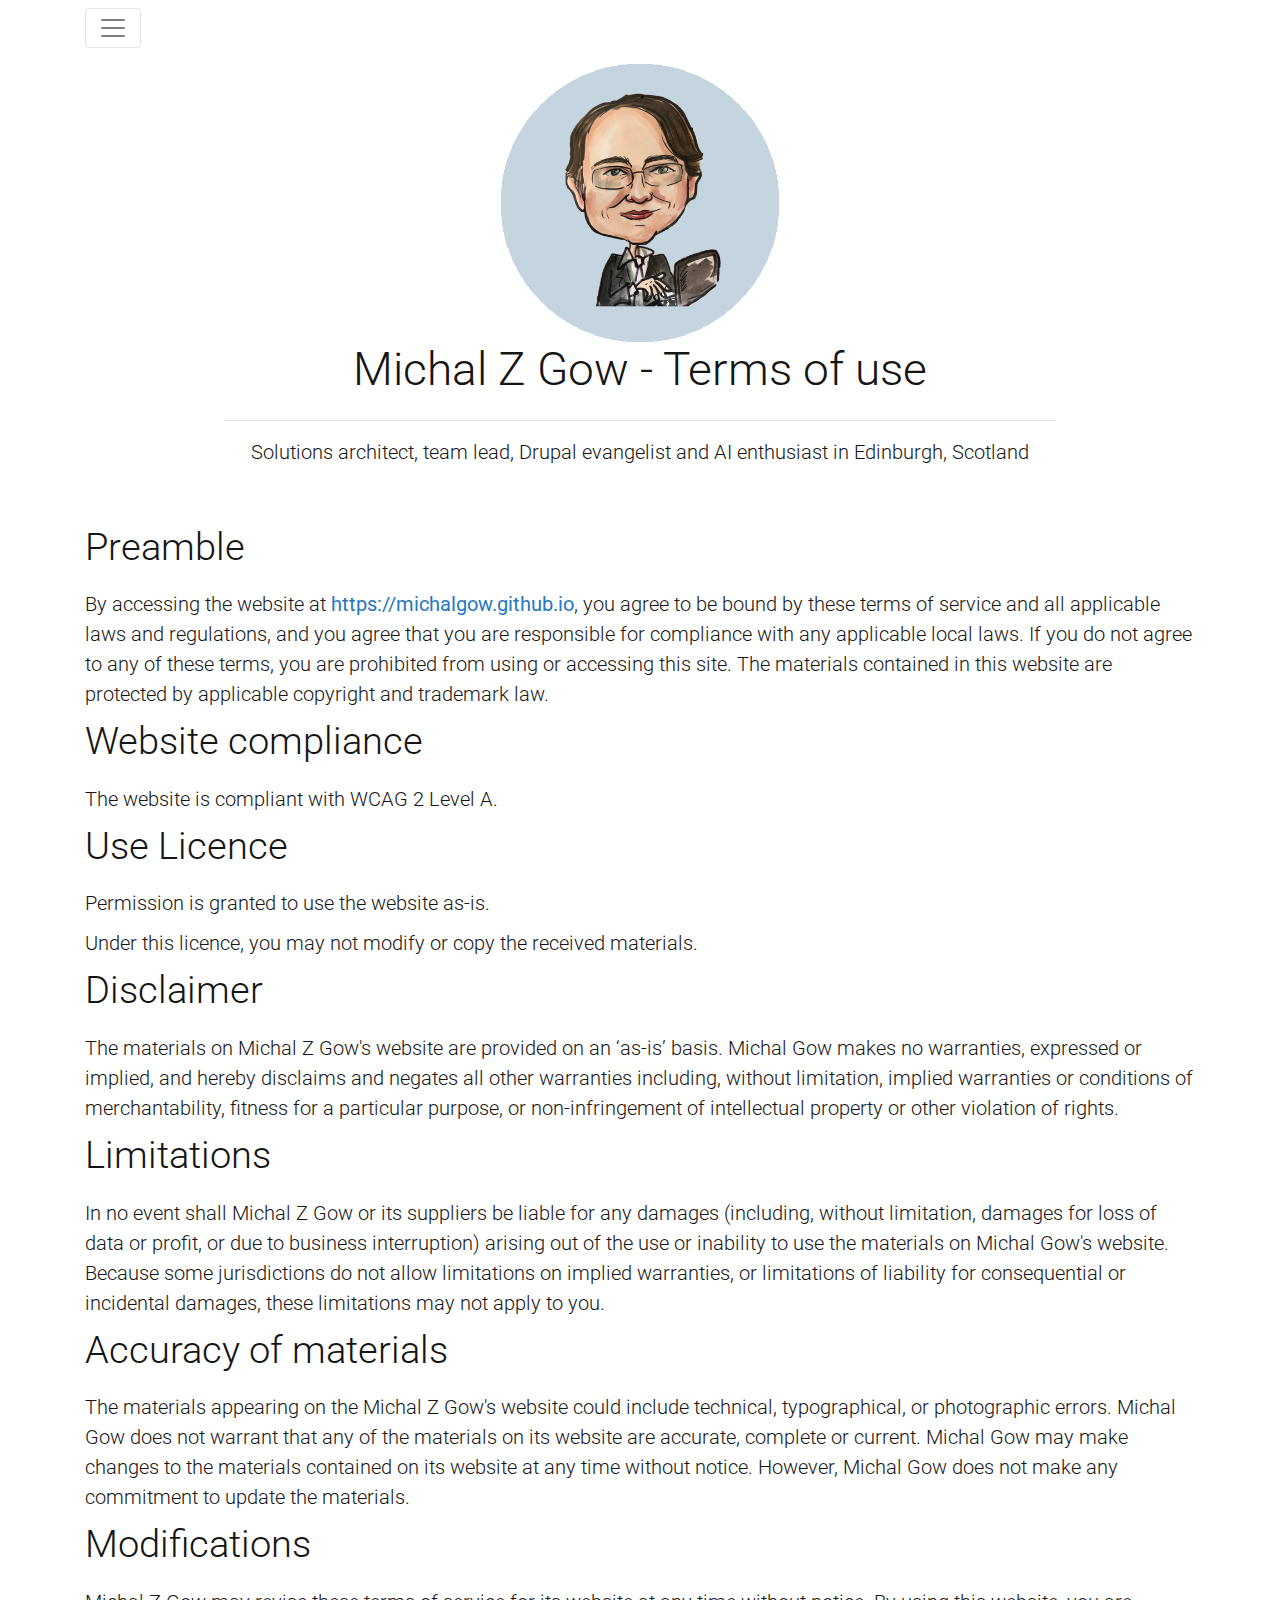
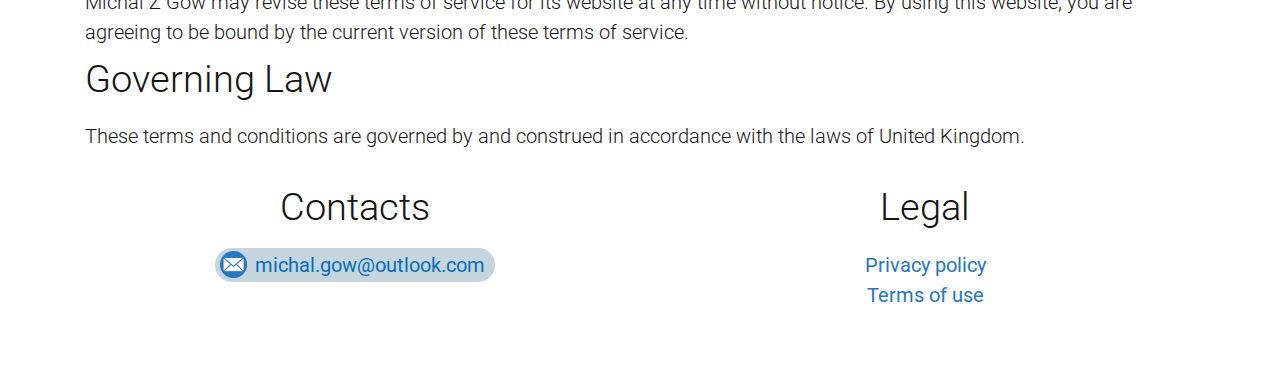
<file: terms-of-use.html>
<!doctype html>
<html lang="en">
  <head>
    <!-- Required meta tags -->
    <meta charset="utf-8">
    <meta name="viewport" content="width=device-width, initial-scale=1, shrink-to-fit=no">

    <!-- Additional meta tags -->
    <meta name="description" content="By accessing Michal Z Gow's profile, you agree to be bound by these terms of service and all applicable laws and regulations.">
    <meta name="author" content="Michal Z Gow">
    <meta name="robots" content="noindex, follow">
    <link rel="canonical" href="https://michalgow.github.io/terms-of-use" />

    <!-- Bootstrap CSS -->
    <link rel="stylesheet" href="css/bootstrap.min.css">

    <!-- Custom CSS -->
    <link rel="stylesheet" href="css/custom.css">

    <!-- Favicons -->
    <link rel="apple-touch-icon" sizes="180x180" href="/apple-touch-icon.png">
    <link rel="icon" type="image/png" sizes="32x32" href="/favicon-32x32.png">
    <link rel="icon" type="image/png" sizes="16x16" href="/favicon-16x16.png">
    <link rel="manifest" href="/site.webmanifest">
    <link rel="mask-icon" href="/safari-pinned-tab.svg" color="#5bbad5">
    <meta name="msapplication-TileColor" content="#da532c">
    <meta name="theme-color" content="#ffffff">

    <!-- Fonts -->
    <link href="https://fonts.googleapis.com/css2?family=Roboto:ital,wght@0,300;0,400;0,700;1,300;1,400;1,700&display=swap" rel="stylesheet"> 

    <!-- Title -->
    <title>Michal Z Gow | Terms of use</title>

    <!-- Spamspan script -->
    <script src="js/spamspan.js"></script>
  </head>

  <body>

    <!-- Navigation -->
    <nav class="navbar navbar-light bg-light bg-transparent">
      <div class="container">
          <button class="navbar-toggler" data-target="#michalgow-nav" data-toggle="collapse" aria-label="Toggle menu block">
            <span class="navbar-toggler-icon"></span>
          </button>
          <div id="michalgow-nav" class="collapse navbar-collapse">
            <ul class="navbar-nav mr-auto">
              <li class="nav-item"><a class="nav-link" href="/#aig">AIG Articles</a></li>
              <li class="nav-item"><a class="nav-link" href="/#general-articles">General Articles</a></li>
              <li class="nav-item"><a class="nav-link" href="/#most-recent-projects">Most Recent Projects</a></li>
              <li class="nav-item"><a class="nav-link" href="#michalgow-contacts">Contacts</a></li>
              <li class="nav-item"><a class="nav-link" href="#michalgow-legal">Legal</a></li>
            </ul>
          </div>
      </div>
    </nav>

    <!-- Header -->
    <div class="container-fluid mt-2" id="michalgow-header">
      <div class="container">
        <div class="row text-center">
          <div class="col">
            <a href="/">
              <img class="w-25" src="images/michal-gow-bg.png" alt="Michal Z Gow caricature">
            </a>
            <h1>Michal Z Gow - Terms of use</h1>
            <hr class="w-lg-50 w-75">
            <p>Solutions architect, team lead, Drupal evangelist and AI enthusiast in Edinburgh, Scotland</p>
          </div>
        </div>
      </div>
    </div>

    <!-- Terms of use -->
    <div class="container-fluid mt-5">
      <div class="container">
        <div class="row">
          <div class="col">
            <h2>Preamble</h2>

            <p>By accessing the website at <a href="/">https://michalgow.github.io</a>, you agree to be bound by these terms of service and all applicable laws and regulations, and you agree that you are responsible for compliance with any applicable local laws. If you do not agree to any of these terms, you are prohibited from using or accessing this site. The materials contained in this website are protected by applicable copyright and trademark law.</p>
            
            <h2>Website compliance</h2>
            
            <p>The website is compliant with WCAG 2 Level A.</p>
            
            <h2>Use Licence</h2>
            
            <p>Permission is granted to use the website as-is.</p>

            <p>Under this licence, you may not modify or copy the received materials.</p>
            
            <h2>Disclaimer</h2>
            
            <p>The materials on Michal Z Gow's website are provided on an ‘as-is’ basis. Michal Gow makes no warranties, expressed or implied, and hereby disclaims and negates all other warranties including, without limitation, implied warranties or conditions of merchantability, fitness for a particular purpose, or non-infringement of intellectual property or other violation of rights.</p>
            
            <h2>Limitations</h2>
            
            <p>In no event shall Michal Z Gow or its suppliers be liable for any damages (including, without limitation, damages for loss of data or profit, or due to business interruption) arising out of the use or inability to use the materials on Michal Gow's website. Because some jurisdictions do not allow limitations on implied warranties, or limitations of liability for consequential or incidental damages, these limitations may not apply to you.</p>
            
            <h2>Accuracy of materials</h2>
            
            <p>The materials appearing on the Michal Z Gow's website could include technical, typographical, or photographic errors. Michal Gow does not warrant that any of the materials on its website are accurate, complete or current. Michal Gow may make changes to the materials contained on its website at any time without notice. However, Michal Gow does not make any commitment to update the materials.</p>
            
            <h2>Modifications</h2>
            
            <p>Michal Z Gow may revise these terms of service for its website at any time without notice. By using this website, you are agreeing to be bound by the current version of these terms of service.</p>
            
            <h2>Governing Law</h2>
            
            <p>These terms and conditions are governed by and construed in accordance with the laws of United Kingdom.</p> 
          </div>
        </div>
      </div>
    </div>

    <!-- Contants & Legal -->
    <div class="container-fluid mt-4 mb-5">
      <div class="container">
        <div class="row text-left text-md-center">
          <div class="col-md-6">
            <h2 id="michalgow-contacts">Contacts</h2>
            <div class="mt-3">
              <span class="btn-link btn-link-email">
                <span class="spamspan">
                  <span class="u">michal.gow</span> [at] <span class="d">outlook [dot] com</span>
                </span>
              </span>
            </div>
          </div>
          <div class="col-md-6 mt-md-0 mt-4">
            <h2 id="michalgow-legal">Legal</h2>
            <ul class="list-unstyled">
              <li><a href="/privacy-policy">Privacy policy</a></li>
              <li><a href="/terms-of-use">Terms of use</a></li>
            </ul>
          </div>
        </div>
      </div>
    </div>
    
    <!-- Optional JavaScript -->
    <!-- jQuery first, then Popper.js, then Bootstrap JS -->
    <script
        src="https://code.jquery.com/jquery-3.5.1.min.js"
        integrity="sha256-9/aliU8dGd2tb6OSsuzixeV4y/faTqgFtohetphbbj0="
        crossorigin="anonymous">
    </script>
    <script 
        src="https://cdn.jsdelivr.net/npm/popper.js@1.16.0/dist/umd/popper.min.js"
        integrity="sha384-Q6E9RHvbIyZFJoft+2mJbHaEWldlvI9IOYy5n3zV9zzTtmI3UksdQRVvoxMfooAo"
        crossorigin="anonymous">
    </script>
    <script src="js/bootstrap.min.js"></script>

    <!-- Global site tag (gtag.js) - Google Analytics -->
    <script async src="https://www.googletagmanager.com/gtag/js?id=UA-154655364-2"></script>
    <script>
      window.dataLayer = window.dataLayer || [];
      function gtag(){dataLayer.push(arguments);}
      gtag('js', new Date());

      gtag('config', 'UA-154655364-2', {'anonymize_ip': true, 'client_storage': 'none'});
    </script>
  </body>
</html>
</file>
<file: css/custom.css>
/* Font definition */

body {
    overflow: hidden;
    overflow-y: auto;
    font-family: 'Roboto', sans-serif;
    font-weight: 300;
    color: #151515;
    font-size: 20px;
}

/* Basic global styles */

.basic-color {
    color: #151515;
}

.no-decoration {
    text-decoration: none;
}

h1, h2, h3 {
    font-weight: 300;
    margin-bottom: 0.5em;
}

h1 {
    font-size: 46px;
}

h2 {
    font-size: 38px;
}

p {
    margin-bottom: 0.5em;
}

a,
a:visited {
    color: #2677C0;
    font-weight: 400;
}

a:hover {
    text-decoration: underline;
    color: #2677C0;
}

.abstract {
  font-style: italic;
}

/* Links footer */

.btn-link {
    -webkit-border-radius: 5px;
    -moz-border-radius: 5px;
    border-radius: 20px;
    background-color: #c5d5e0;
    padding: 5px 10px 5px 40px;
    color: #0A6EB5;
}

.btn-link,
.btn-link a,
.btn-link:hover,
.btn-link a:visited {
    color: #0A6EB5;
}

.btn-link-phone {
    background-image: url('../images/michal-gow-phone.png');
    background-position: 5px;
    background-size: auto 80%;
    background-repeat: no-repeat;
}

.btn-link-email {
    background-image: url('../images/michal-gow-email.png');
    background-position: 5px;
    background-size: auto 80%;
    background-repeat: no-repeat;
}

.btn-link-text {
  padding-left: 10px;
}

.background-mg {
    background-color: #c5d5e0;
}

/* Offer background */

.offer-background {
    padding-left: 8em;
    background-position: left center;
    background-size: auto 4.5em;
    background-repeat: no-repeat;
}

.offer-background-gatsby {
    background-image: url('../images/michal-gow-offer-background-gatsby.png');
}

.offer-background-drupal {
    background-image: url('../images/michal-gow-offer-background-drupal.png');
}

/* Skills */

.card-columns {
    column-count: 3;
}

.progress-50,
.progress-75,
.progress-100 {
    background: #000;
    height: 0.5em;
    width: 100%;
    padding: 2px;
    margin-bottom: 0.5em;
}

.progress-50::after {
    content: '';
    display: block;
    background: #0A6EB5;
    width: 50%;
    height: 100%;
}

.progress-75::after {
    content: '';
    display: block;
    background: #0A6EB5;
    width: 75%;
    height: 100%;
}

.progress-100::after {
    content: '';
    display: block;
    background: #0A6EB5;
    width: 100%;
    height: 100%;
}

/* Drupal cards */

.drupal-card {
    margin-bottom: 10px;
}

.drupal-card-inner {
    width: 100%;
    padding: 1.5em 1.5em 0 1.5em;
}

/* Responsive widths */

/* Extra small devices (portrait phones, less than 576px) */
@media (max-width: 576px) {
    .w-xs-100 {
        width: 100% !important;
    }

    .w-xs-75 {
        width: 75% !important;
    }

    .w-xs-50 {
        width: 50% !important;
    }

    .w-xs-25 {
        width: 25% !important;
    }

    .offer-background span {
        font-size: .7em;
    }

    .offer-background h2 {
        margin: 0;
        font-size: 1em;
        line-height:1;
        text-align: center;
    }

    .link-block {
        display: block;
    }
}
  
/* Small devices (landscape phones, 576px and up) */
@media (max-width: 768px) {
    .w-sm-100 {
      width: 100% !important;
    }

    .w-sm-75 {
      width: 75% !important;
    }

    .w-sm-50 {
      width: 50% !important;
    }

    .w-sm-25 {
      width: 25% !important;
    }
}

/* Medium devices (tablets, 768px and up) */
@media (max-width: 991px) {
    .w-md-100 {
      width: 100% !important;
    }

    .w-md-75 {
      width: 75% !important;
    }

    .w-md-50 {
      width: 50% !important;
    }

    .w-md-25 {
      width: 25% !important;
    }

    .w-lg-100 {
        width: 100% !important;
    }

    .w-lg-75 {
        width: 75% !important;
    }

    .w-lg-50 {
        width: 50% !important;
    }

    .w-lg-25 {
        width: 25% !important;
    }

    .offer-background {
        width: 100%;
        padding: 3.2em 0 0 0;
        background-position: center top;
        background-size: auto 2.8em;
        background-repeat: no-repeat;
        text-align: center;
    }

    .offer-background span {
        font-size: .9em;
    }

    .offer-background h2 {
        margin: 0;
        font-size: 1.2em;
        line-height:1.2;
        text-align: center;
    }
}

/* Extra large devices (large desktops, 1200px and up) */
@media (min-width: 1200px) {
    .w-xl-100 {
      width: 100% !important;
    }

    .w-xl-75 {
      width: 75% !important;
    }

    .w-xl-50 {
      width: 50% !important;
    }

    .w-xl-25 {
      width: 25% !important;
    }
}
</file>
